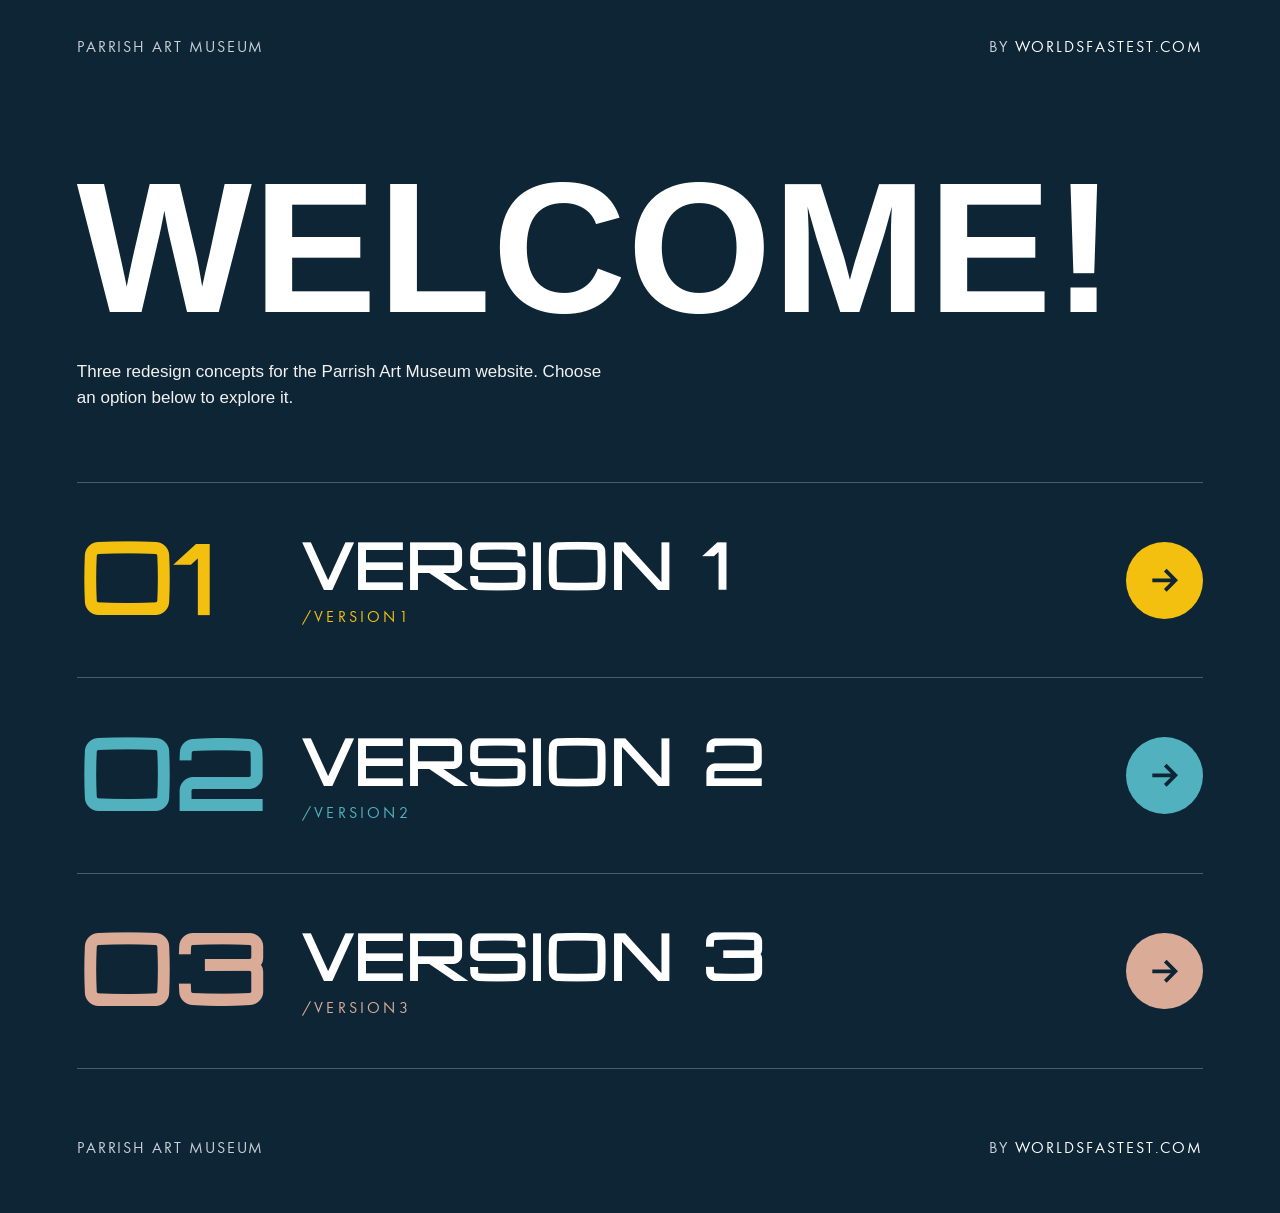
<file: index.html>
<!doctype html><html lang=en><meta charset=utf-8><meta content="width=device-width,initial-scale=1" name=viewport><title>Welcome! Parrish Art Museum Redesign Options</title><meta content="Three website redesign concepts for the Parrish Art Museum." name=description><meta content="#0e2536" name=theme-color><meta http-equiv=Content-Security-Policy content="default-src 'none';style-src 'sha256-GBa4FWDMSfsC2GYCq6T5JOivXtzzxbxSp+jmuSZUo4c=';img-src data:;font-src 'self';base-uri 'none';form-action 'none'"><link href=fonts/wfw-f.woff2 rel=preload as=font type=font/woff2 crossorigin><link href="data:image/svg+xml,%3csvg xmlns='http://www.w3.org/2000/svg' viewBox='0 0 16 16'%3e%3cpath fill='%23f3c010' d='M0 0h16v16H0z'/%3e%3cpath fill='%230e2536' fill-rule='evenodd' d='M5 3h4a3 3 0 0 1 0 6H7v4H5zm2 2v2h2a1 1 0 0 0 0-2z'/%3e%3c/svg%3e" rel=icon><style>@font-face{font-family:f;font-display:block;src:url(fonts/wfw-f.woff2) format('woff2')}@font-face{font-family:r;font-display:swap;src:url(fonts/wfw-r.woff2) format('woff2')}*{box-sizing:border-box}body{margin:0;background:#0e2536;color:#fff;font:max(17px,1vw)/1.5 helvetica,arial,sans-serif}#s{position:fixed;top:.5rem;left:.5rem;z-index:9;padding:.5em 1em;background:#fff;color:#0e2536}#s:not(:focus){clip-path:inset(50%)}:focus-visible{box-shadow:0 0 0 6px #fff;outline:3px solid #0e2536;outline-offset:3px}header,main,footer{padding:0 max(16px,6%)}header{display:flex;flex-wrap:wrap;justify-content:space-between;align-items:center;gap:8px 24px;padding-top:40px;font:16px f,sans-serif;letter-spacing:.12em;text-transform:uppercase;color:#c9d1d9}header p{margin:0}h1{margin:0;padding-top:12vh;font:700 clamp(44px,14.5vw,220px)/.9 helvetica,arial,sans-serif;letter-spacing:1px;text-transform:uppercase}#e{margin:28px 0 0;max-width:34rem;color:#f2f2f2}ol{list-style:none;margin:8vh 0 0;padding:0;border-top:1px solid #ffffff40}li{border-bottom:1px solid #ffffff40}li:nth-child(1){--c:#f3c010}li:nth-child(2){--c:#52b1be}li:nth-child(3){--c:#daac98}li a{display:grid;grid-template-columns:20% 1fr auto;align-items:center;gap:0;padding:clamp(28px,4vw,56px) 0;color:#fff;text-decoration:none;transition:padding .3s,background .3s}li a:hover{background:#13304a;padding-inline:2vw}.n{font:700 clamp(52px,7.5vw,140px)/.85 r,sans-serif;color:var(--c)}h2{margin:0;font:700 clamp(32px,5vw,84px)/1 r,sans-serif;letter-spacing:1px;text-transform:uppercase}.u{display:block;margin-top:12px;font:16px f,sans-serif;letter-spacing:.2em;color:var(--c)}.a{display:grid;place-items:center;width:clamp(56px,6vw,96px);aspect-ratio:1;border-radius:50%;background:var(--c);color:#0e2536;transition:transform .3s}.a svg{width:45%}li a:hover .a{transform:translateX(8px)}footer{display:flex;flex-wrap:wrap;justify-content:space-between;gap:8px 24px;padding-top:56px;padding-bottom:40px;font:16px f,sans-serif;letter-spacing:.12em;text-transform:uppercase;color:#c9d1d9}header a,footer a{color:#fff;text-decoration:none}header a:hover,footer a:hover{text-decoration:underline;text-underline-offset:4px}@media(width<700px){li a{grid-template-columns:1fr;gap:12px}.a{display:none}}@media(prefers-reduced-motion:reduce){li a,.a{transition:none}}</style><a href=#m id=s>Skip to main content</a><header><p>Parrish Art Museum</p><p>By <a href=https://worldsfastest.com>Worldsfastest.com</a></p></header><main id=m tabindex=-1><h1>Welcome!</h1><p id=e>Three redesign concepts for the Parrish Art Museum website. Choose an option below to explore it.</p><ol><li><a href=version1/><span class=n aria-hidden=true>01</span><div><h2>Version 1</h2><span class=u aria-hidden=true>/VERSION1</span></div><span class=a aria-hidden=true><svg viewBox="0 0 24 24"><path d="M3 12h16m-7-7 7 7-7 7" fill=none stroke=currentColor stroke-width=2.6 /></svg></span></a><li><a href=version2/><span class=n aria-hidden=true>02</span><div><h2>Version 2</h2><span class=u aria-hidden=true>/VERSION2</span></div><span class=a aria-hidden=true><svg viewBox="0 0 24 24"><path d="M3 12h16m-7-7 7 7-7 7" fill=none stroke=currentColor stroke-width=2.6 /></svg></span></a><li><a href=version3/><span class=n aria-hidden=true>03</span><div><h2>Version 3</h2><span class=u aria-hidden=true>/VERSION3</span></div><span class=a aria-hidden=true><svg viewBox="0 0 24 24"><path d="M3 12h16m-7-7 7 7-7 7" fill=none stroke=currentColor stroke-width=2.6 /></svg></span></a></ol></main><footer><p>Parrish Art Museum</p><p>By <a href=https://worldsfastest.com>Worldsfastest.com</a></p></footer></html>
</file>
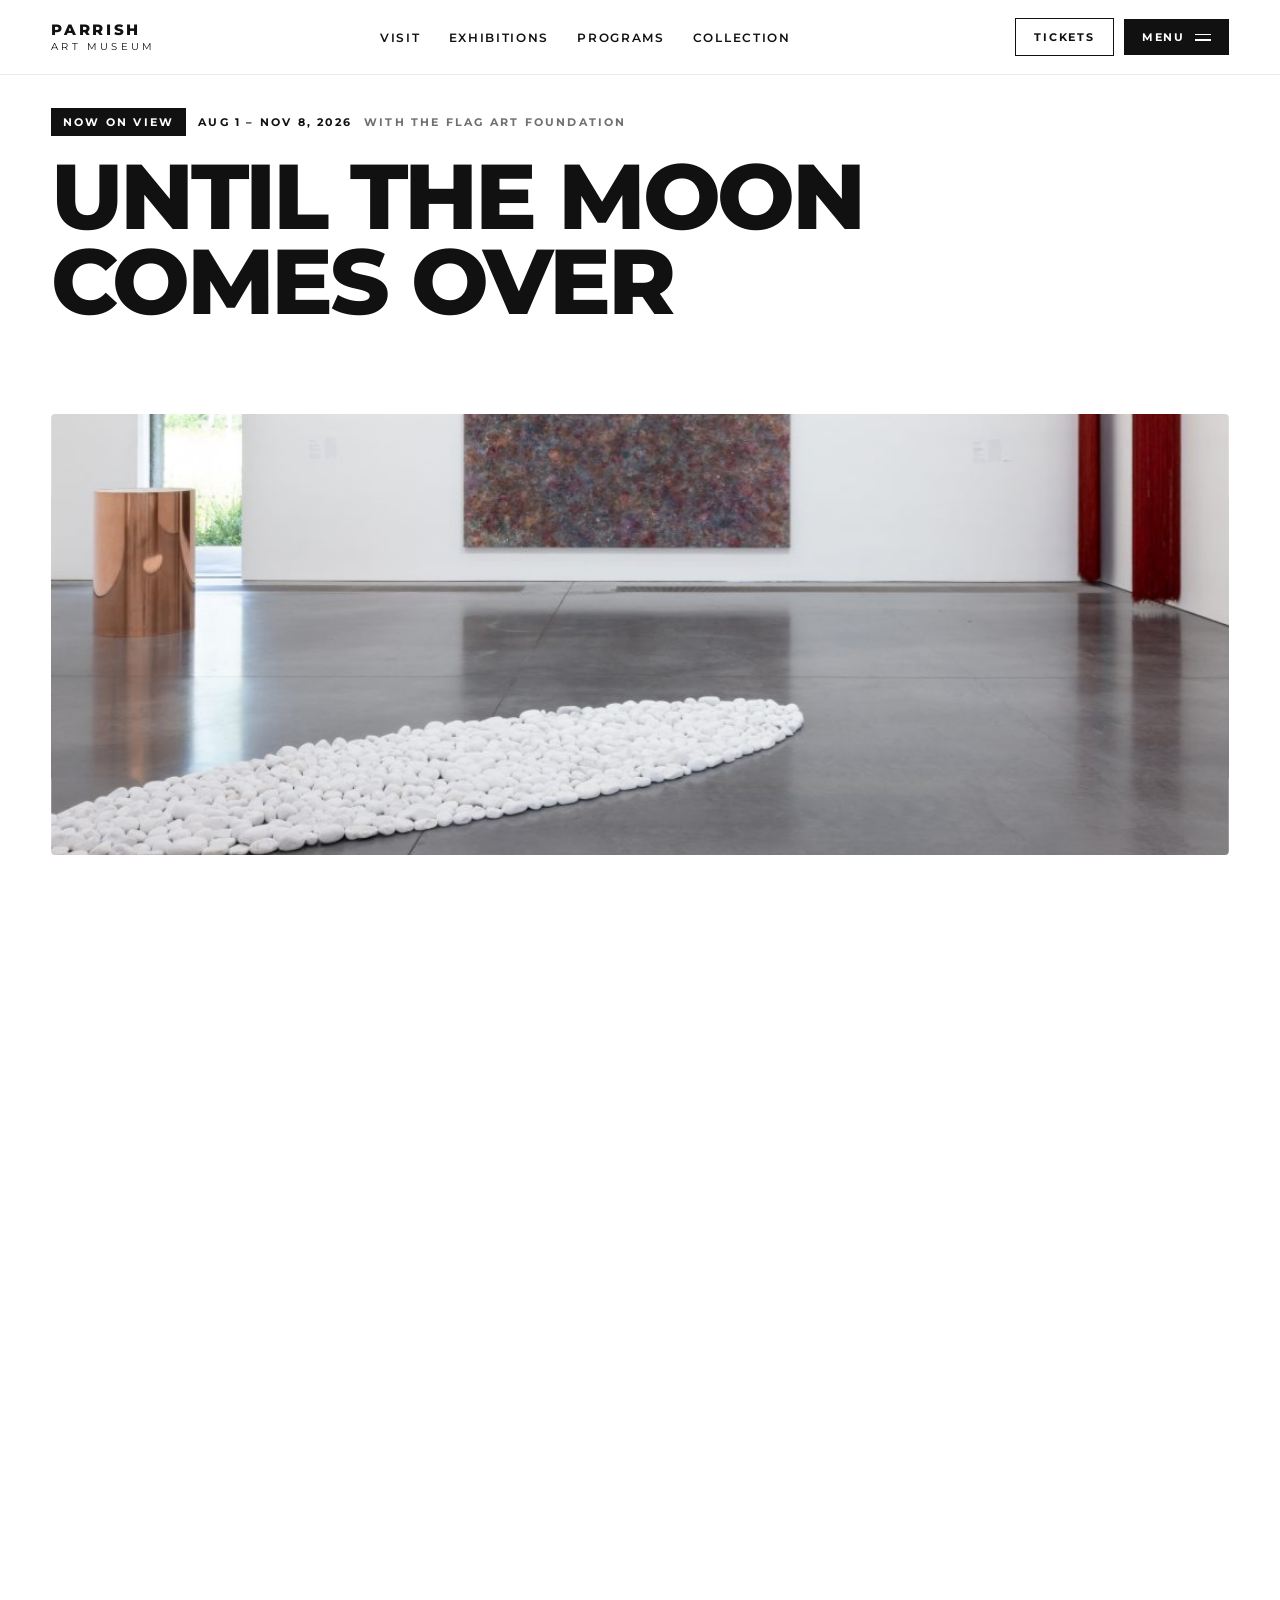
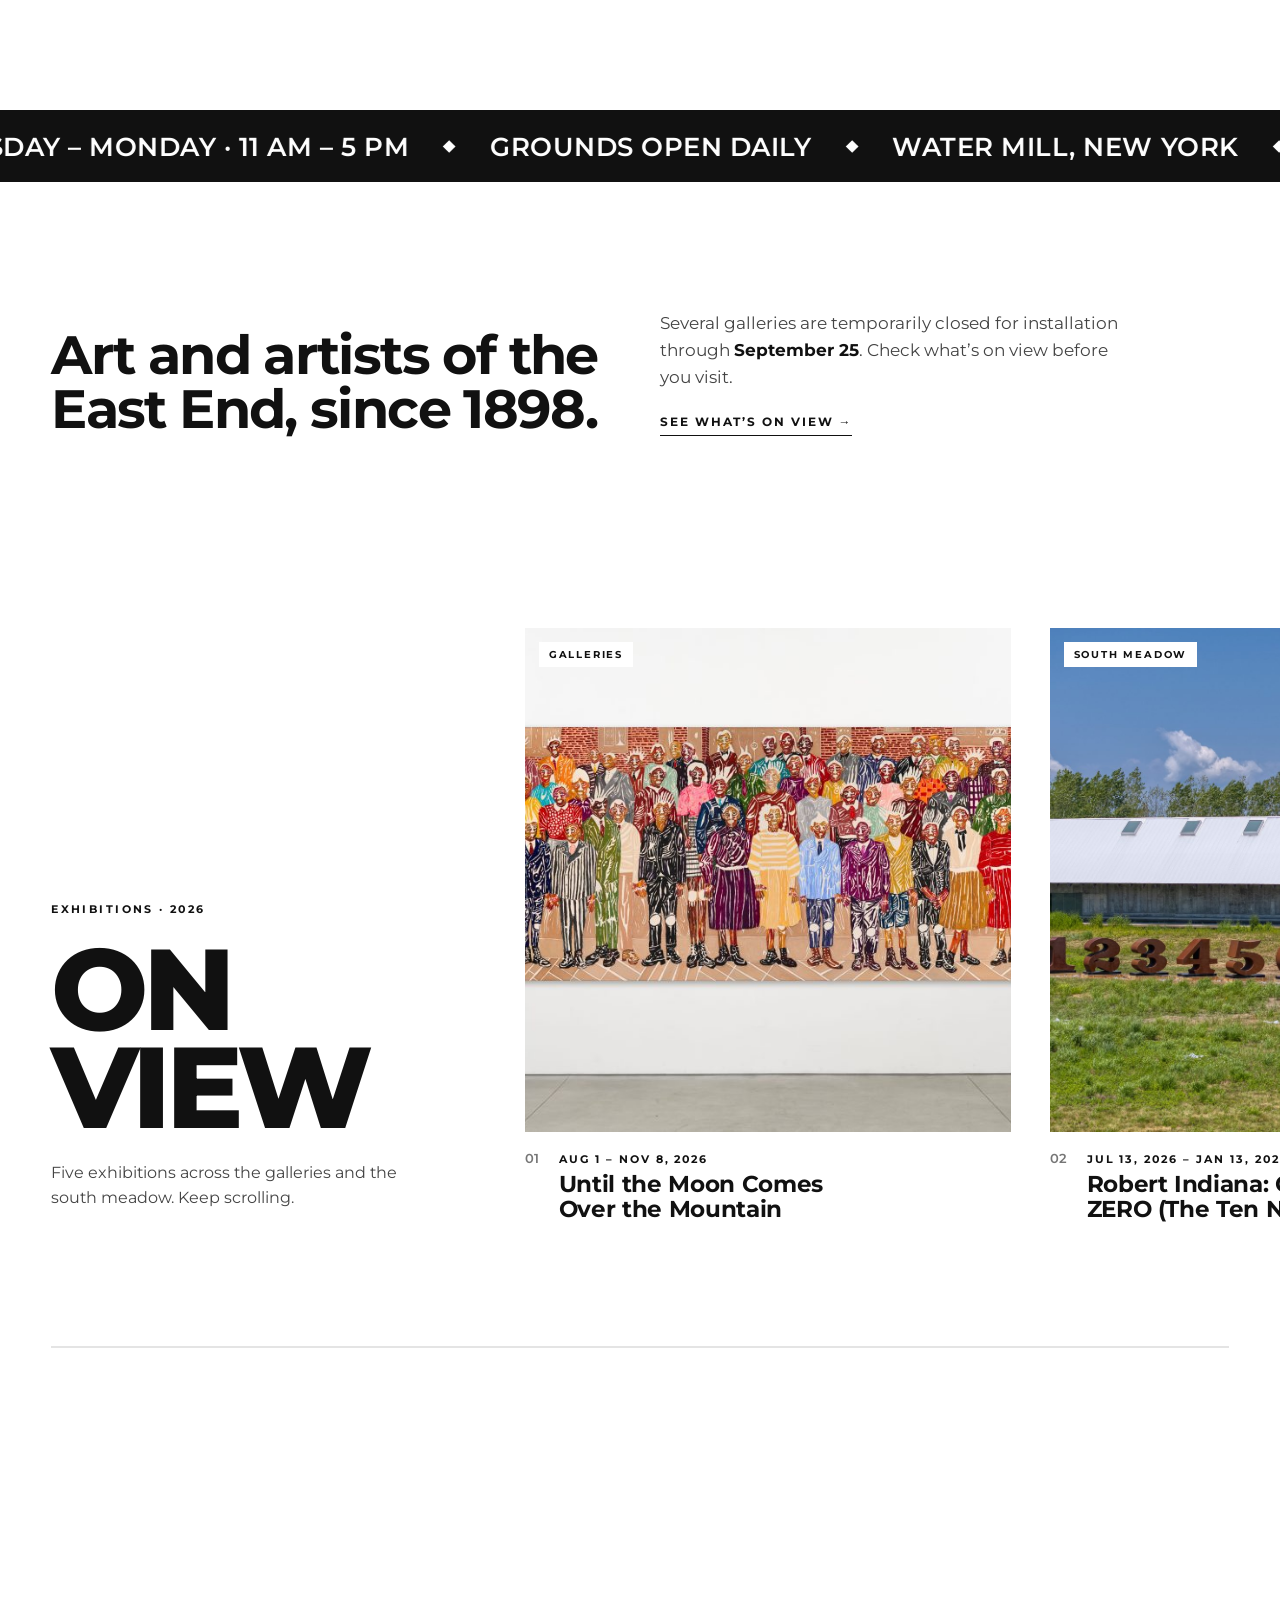
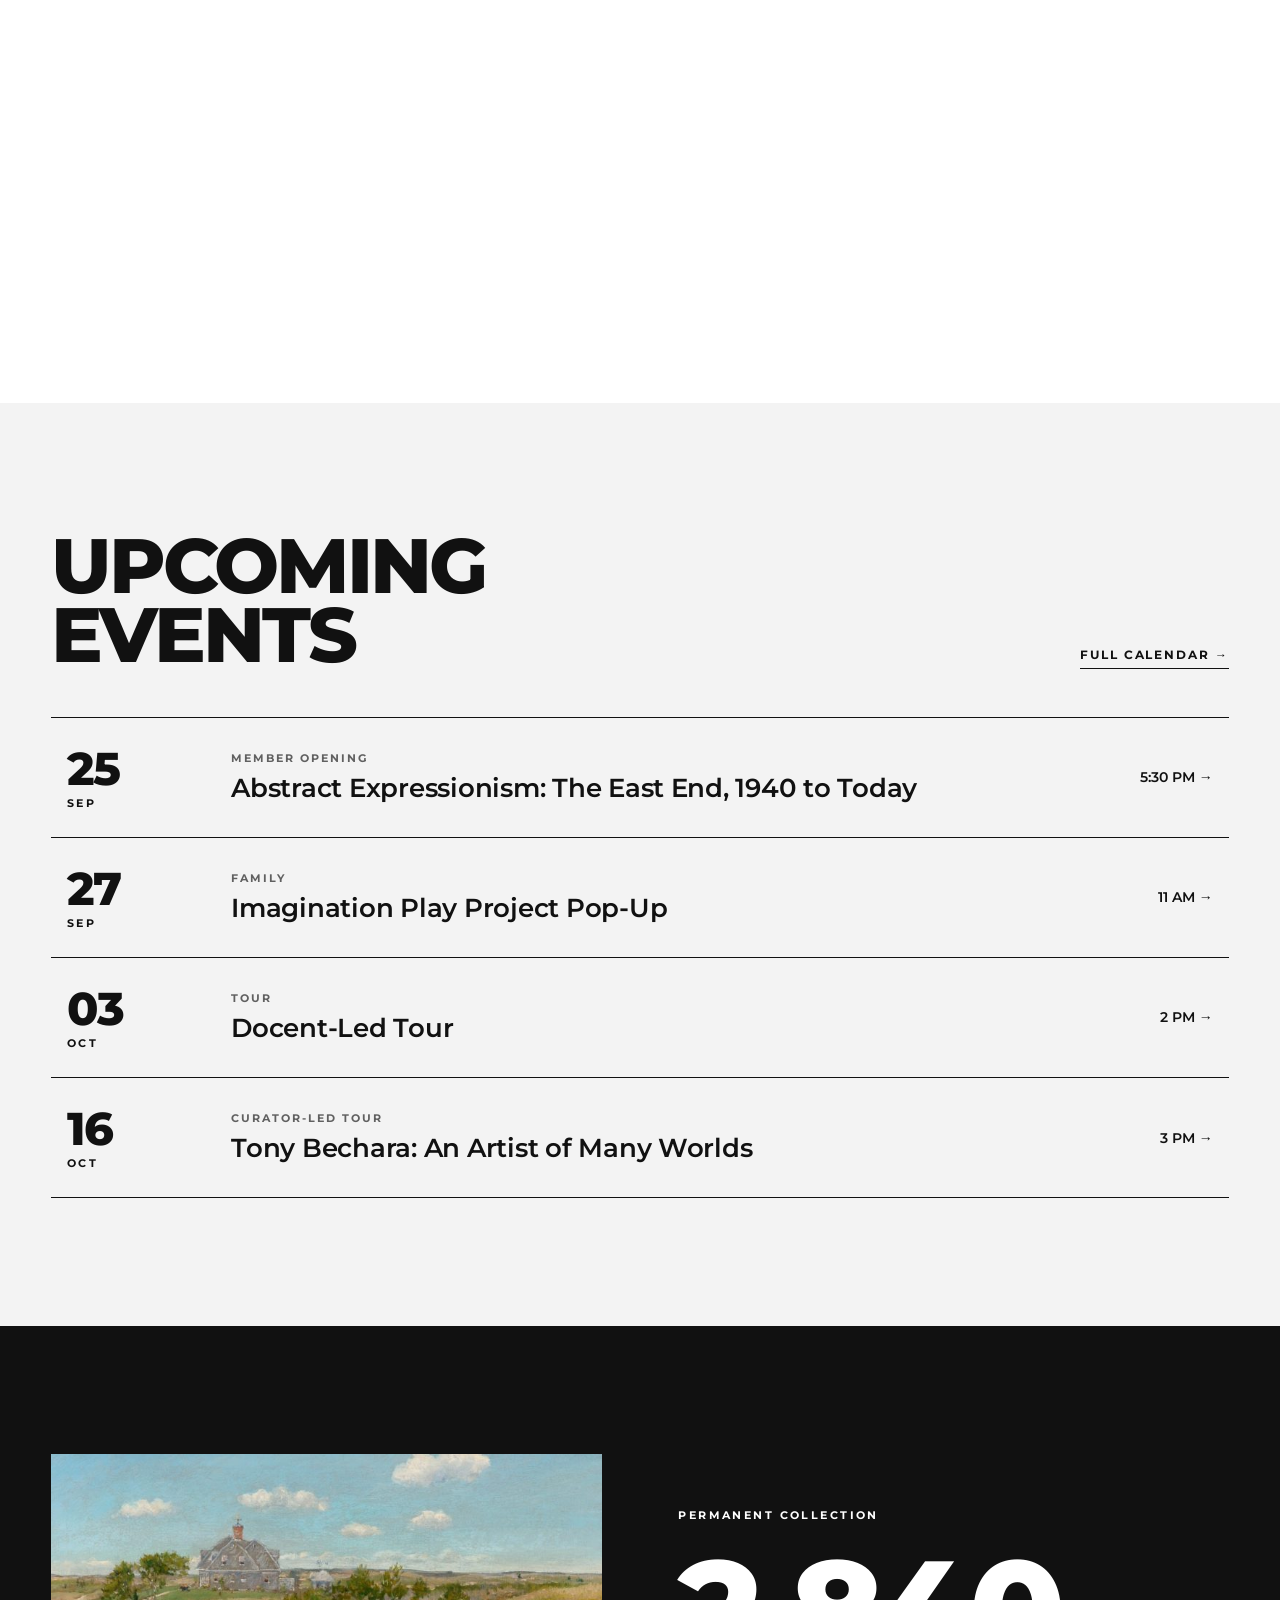
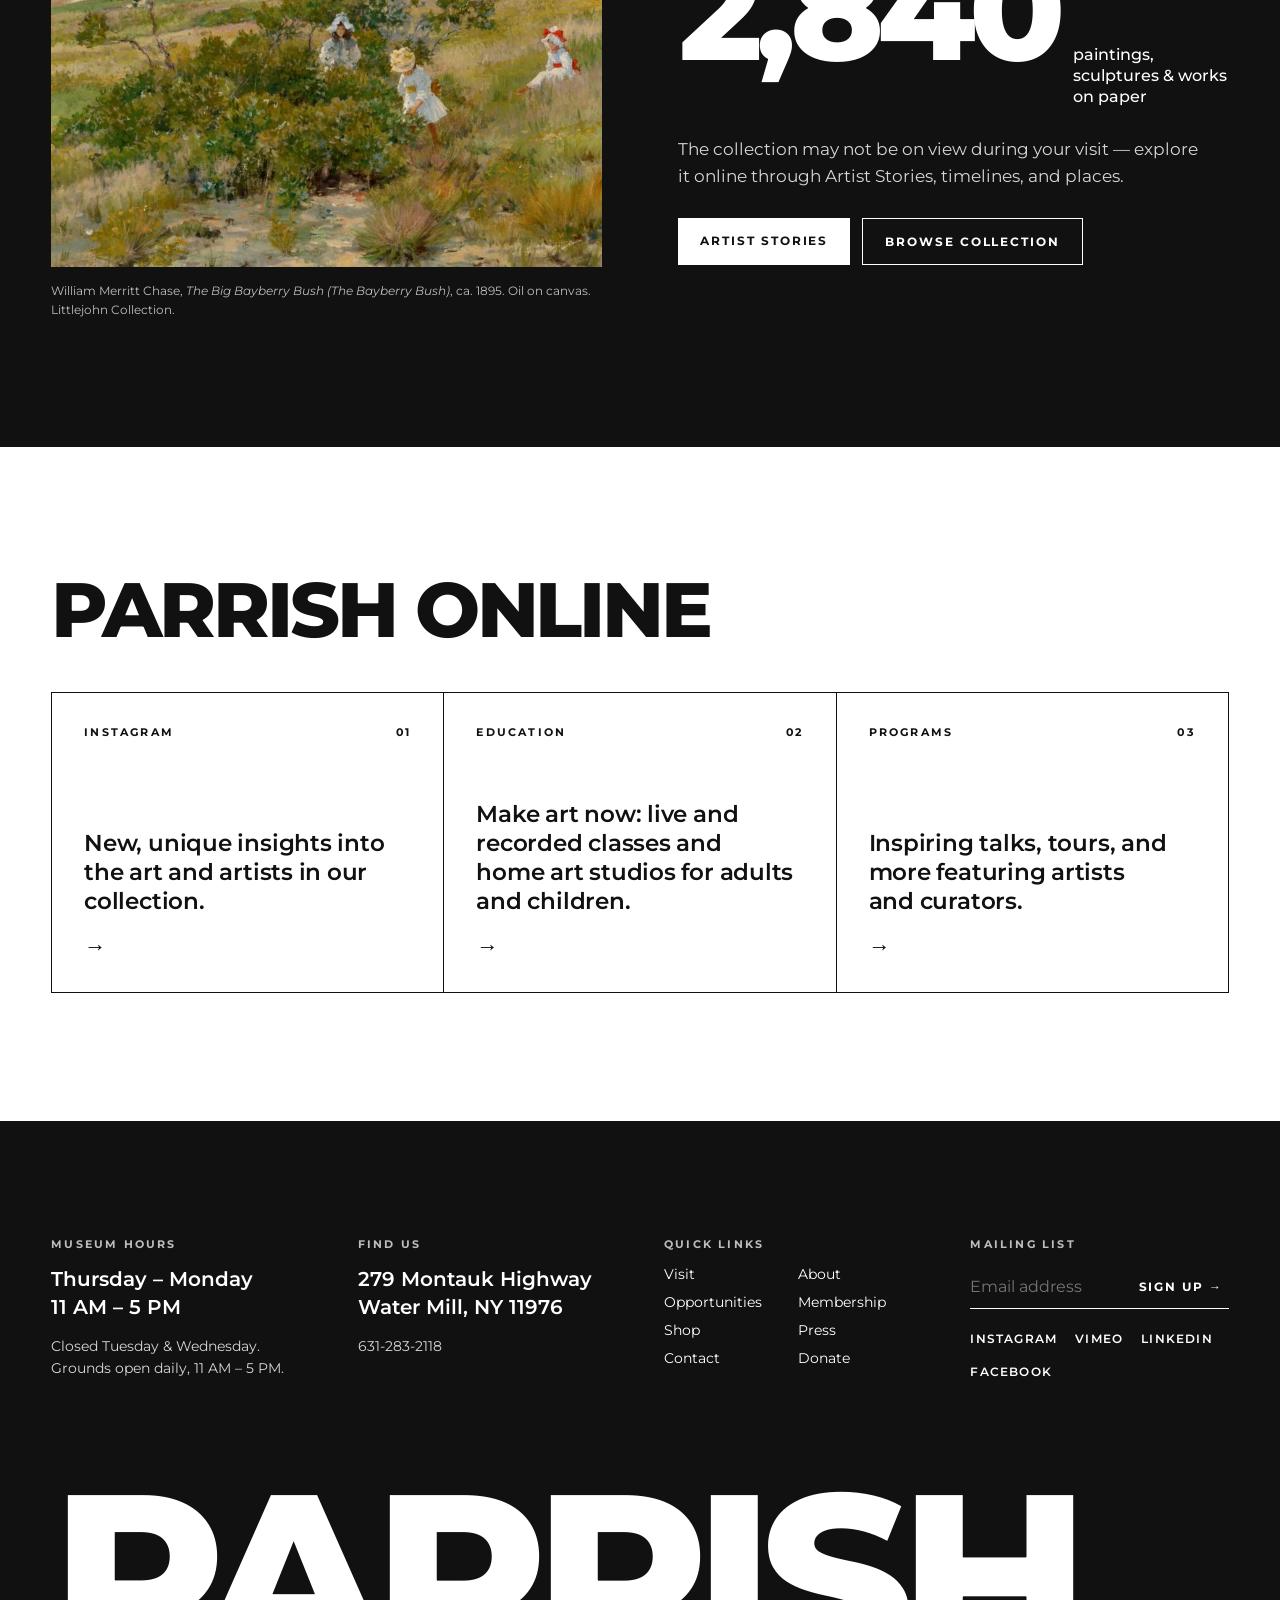
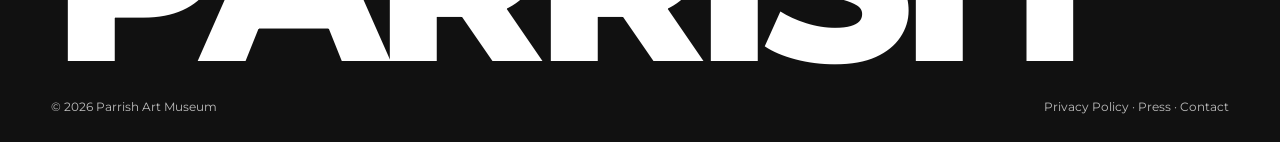
<file: version1/index.html>
<!DOCTYPE html>
<html lang="en">
<head>
<meta charset="utf-8">
<meta name="viewport" content="width=device-width, initial-scale=1">
<title>Parrish Art Museum — Redesign</title>
<link rel="icon" href="./favicon.ico" sizes="any">
<link rel="preload" href="./fonts/montserrat-latin.woff2" as="font" type="font/woff2" crossorigin>
<style>
/* Montserrat, self-hosted (SIL OFL 1.1 — see fonts/Montserrat-OFL.txt) */
@font-face{font-family:'Montserrat';font-style:normal;font-weight:300 800;font-display:swap;src:url(./fonts/montserrat-latin-ext.woff2) format('woff2');unicode-range:U+0100-02BA,U+02BD-02C5,U+02C7-02CC,U+02CE-02D7,U+02DD-02FF,U+0304,U+0308,U+0329,U+1D00-1DBF,U+1E00-1E9F,U+1EF2-1EFF,U+2020,U+20A0-20AB,U+20AD-20C4,U+2113,U+2C60-2C7F,U+A720-A7FF}
@font-face{font-family:'Montserrat';font-style:normal;font-weight:300 800;font-display:swap;src:url(./fonts/montserrat-latin.woff2) format('woff2');unicode-range:U+0000-00FF,U+0131,U+0152-0153,U+02BB-02BC,U+02C6,U+02DA,U+02DC,U+0304,U+0308,U+0329,U+2000-206F,U+20AC,U+2122,U+2191,U+2193,U+2212,U+2215,U+FEFF,U+FFFD}
@font-face{font-family:'Montserrat';font-style:italic;font-weight:400;font-display:swap;src:url(./fonts/montserrat-italic-latin-ext.woff2) format('woff2');unicode-range:U+0100-02BA,U+02BD-02C5,U+02C7-02CC,U+02CE-02D7,U+02DD-02FF,U+0304,U+0308,U+0329,U+1D00-1DBF,U+1E00-1E9F,U+1EF2-1EFF,U+2020,U+20A0-20AB,U+20AD-20C4,U+2113,U+2C60-2C7F,U+A720-A7FF}
@font-face{font-family:'Montserrat';font-style:italic;font-weight:400;font-display:swap;src:url(./fonts/montserrat-italic-latin.woff2) format('woff2');unicode-range:U+0000-00FF,U+0131,U+0152-0153,U+02BB-02BC,U+02C6,U+02DA,U+02DC,U+0304,U+0308,U+0329,U+2000-206F,U+20AC,U+2122,U+2191,U+2193,U+2212,U+2215,U+FEFF,U+FFFD}

/* Concept styles (verbatim; rules shared by the desktop and mobile concepts) */
html,body{margin:0;padding:0;background:#fff;color:#111;-webkit-font-smoothing:antialiased}
*{box-sizing:border-box}
a{color:inherit;text-decoration:none}
a:hover{color:inherit;opacity:.7}
@media (min-width:768px){
  ::selection{background:#111;color:#fff}
}
@media (max-width:767px){
  *{-webkit-tap-highlight-color:transparent}
  html{scroll-behavior:smooth}
  img{display:block;width:100%}
  section[id]{scroll-margin-top:60px}
}

/* Desktop concept below 768px is swapped for the mobile concept */
@media (max-width:767px){.v-dsk{display:none!important}}
@media (min-width:768px){.v-mob{display:none!important}}

/* Standalone runtime: image slots, hover/active states, conditional blocks */
[hidden]{display:none!important}
.act-dark:active{background:#111!important;color:#fff!important}
.v-mob summary::-webkit-details-marker{display:none}
.slot{position:absolute;inset:0;width:100%;height:100%;object-fit:cover;display:block}
.hv-dark:hover{background:#111!important;color:#fff!important;opacity:1!important}
.hv-ev:hover{background:#111!important;color:#fff!important;opacity:1!important;padding-left:28px!important}
.hv-op1:hover{opacity:1!important}
.hv-op85:hover{opacity:.85!important}
.hv-light:hover{background:#fff!important;color:#111!important;opacity:1!important}
</style>
</head>
<body>
<div id="root" class="v-dsk" style="font-family:'Montserrat','Helvetica Neue',Helvetica,Arial,sans-serif;background:#fff;color:#111;overflow-x:clip">

  <header id="hdr" style="position:fixed;top:0;left:0;right:0;z-index:50;display:flex;align-items:center;justify-content:space-between;gap:24px;padding:18px clamp(20px,4vw,56px);background:rgba(255,255,255,.88);backdrop-filter:blur(14px);-webkit-backdrop-filter:blur(14px);border-bottom:1px solid rgba(0,0,0,.08);transition:transform .5s cubic-bezier(.2,.7,.2,1)">
    <a href="#top" style="display:flex;flex-direction:column;line-height:1;font-weight:800;letter-spacing:.18em;font-size:15px">
      <span>PARRISH</span>
      <span style="font-weight:400;font-size:10px;letter-spacing:.32em;margin-top:5px">ART MUSEUM</span>
    </a>
    <nav style="display:flex;gap:clamp(14px,2.2vw,34px);font-size:12px;font-weight:600;letter-spacing:.14em;text-transform:uppercase;flex-wrap:wrap;justify-content:center">
      <a href="#visit">Visit</a>
      <a href="#on-view">Exhibitions</a>
      <a href="#events">Programs</a>
      <a href="#collection">Collection</a>
    </nav>
    <div style="display:flex;gap:10px;align-items:center">
      <a href="#visit" class="hv-dark" style="padding:11px 18px;border:1px solid #111;font-size:11px;font-weight:700;letter-spacing:.16em;text-transform:uppercase">Tickets</a>
      <button type="button" data-menu-toggle style="padding:11px 18px;background:#111;color:#fff;border:0;font:inherit;font-size:11px;font-weight:700;letter-spacing:.16em;text-transform:uppercase;cursor:pointer;display:flex;gap:10px;align-items:center">
        <span>Menu</span>
        <span style="display:flex;flex-direction:column;gap:4px"><span style="width:16px;height:1.5px;background:#fff"></span><span style="width:16px;height:1.5px;background:#fff"></span></span>
      </button>
    </div>
  </header>

  <div id="menu" hidden style="position:fixed;inset:0;z-index:60;background:#111;color:#fff;overflow:auto;padding:28px clamp(20px,4vw,56px) 60px">
    <div style="display:flex;justify-content:space-between;align-items:center">
      <span style="font-weight:800;letter-spacing:.18em;font-size:15px">PARRISH</span>
      <button type="button" data-menu-toggle style="background:#fff;color:#111;border:0;padding:11px 18px;font:inherit;font-size:11px;font-weight:700;letter-spacing:.16em;text-transform:uppercase;cursor:pointer">Close ✕</button>
    </div>
    <div style="display:grid;grid-template-columns:repeat(auto-fill,minmax(220px,1fr));gap:48px 40px;margin-top:72px">
      <div style="display:flex;flex-direction:column;gap:12px">
        <a href="#top" data-menu-close style="font-size:clamp(26px,2.6vw,38px);font-weight:700;letter-spacing:-.01em;border-bottom:1px solid rgba(255,255,255,.25);padding-bottom:14px;margin-bottom:6px">Visit</a>
        <a href="#top" data-menu-close style="font-size:15px;color:#fff">Plan Your Visit</a>
        <a href="#top" data-menu-close style="font-size:15px;color:#fff">Museum Shop</a>
        <a href="#top" data-menu-close style="font-size:15px;color:#fff">Café</a>
        <a href="#top" data-menu-close style="font-size:15px;color:#fff">Accessibility</a>
        <a href="#top" data-menu-close style="font-size:15px;color:#fff">Digital Guide</a>
      </div>
      <div style="display:flex;flex-direction:column;gap:12px">
        <a href="#top" data-menu-close style="font-size:clamp(26px,2.6vw,38px);font-weight:700;letter-spacing:-.01em;border-bottom:1px solid rgba(255,255,255,.25);padding-bottom:14px;margin-bottom:6px">Art &amp; Artists</a>
        <a href="#top" data-menu-close style="font-size:15px;color:#fff">Collection</a>
        <a href="#top" data-menu-close style="font-size:15px;color:#fff">Artist Stories</a>
        <a href="#top" data-menu-close style="font-size:15px;color:#fff">Artist Timeline</a>
        <a href="#top" data-menu-close style="font-size:15px;color:#fff">Artist Places</a>
        <a href="#top" data-menu-close style="font-size:15px;color:#fff">Publications</a>
      </div>
      <div style="display:flex;flex-direction:column;gap:12px">
        <a href="#top" data-menu-close style="font-size:clamp(26px,2.6vw,38px);font-weight:700;letter-spacing:-.01em;border-bottom:1px solid rgba(255,255,255,.25);padding-bottom:14px;margin-bottom:6px">Exhibitions</a>
        <a href="#top" data-menu-close style="font-size:15px;color:#fff">On View</a>
        <a href="#top" data-menu-close style="font-size:15px;color:#fff">Upcoming</a>
        <a href="#top" data-menu-close style="font-size:15px;color:#fff">Past Exhibitions</a>
        <a href="#top" data-menu-close style="font-size:15px;color:#fff">Student Exhibition</a>
        <a href="#top" data-menu-close style="font-size:15px;color:#fff">Road Show</a>
        <a href="#top" data-menu-close style="font-size:15px;color:#fff">Platform</a>
      </div>
      <div style="display:flex;flex-direction:column;gap:12px">
        <a href="#top" data-menu-close style="font-size:clamp(26px,2.6vw,38px);font-weight:700;letter-spacing:-.01em;border-bottom:1px solid rgba(255,255,255,.25);padding-bottom:14px;margin-bottom:6px">Programs &amp; Events</a>
        <a href="#top" data-menu-close style="font-size:15px;color:#fff">Public Programs</a>
        <a href="#top" data-menu-close style="font-size:15px;color:#fff">Online</a>
        <a href="#top" data-menu-close style="font-size:15px;color:#fff">Member Events</a>
        <a href="#top" data-menu-close style="font-size:15px;color:#fff">Benefit Events</a>
      </div>
      <div style="display:flex;flex-direction:column;gap:12px">
        <a href="#top" data-menu-close style="font-size:clamp(26px,2.6vw,38px);font-weight:700;letter-spacing:-.01em;border-bottom:1px solid rgba(255,255,255,.25);padding-bottom:14px;margin-bottom:6px">Education</a>
        <a href="#top" data-menu-close style="font-size:15px;color:#fff">Children &amp; Family</a>
        <a href="#top" data-menu-close style="font-size:15px;color:#fff">Teen Programs</a>
        <a href="#top" data-menu-close style="font-size:15px;color:#fff">ACCESS PARRISH</a>
        <a href="#top" data-menu-close style="font-size:15px;color:#fff">Summer Camp</a>
        <a href="#top" data-menu-close style="font-size:15px;color:#fff">School Programs</a>
        <a href="#top" data-menu-close style="font-size:15px;color:#fff">Artists in Residence</a>
      </div>
      <div style="display:flex;flex-direction:column;gap:12px">
        <a href="#top" data-menu-close style="font-size:clamp(26px,2.6vw,38px);font-weight:700;letter-spacing:-.01em;border-bottom:1px solid rgba(255,255,255,.25);padding-bottom:14px;margin-bottom:6px">About</a>
        <a href="#top" data-menu-close style="font-size:15px;color:#fff">News</a>
        <a href="#top" data-menu-close style="font-size:15px;color:#fff">History</a>
        <a href="#top" data-menu-close style="font-size:15px;color:#fff">Architecture</a>
        <a href="#top" data-menu-close style="font-size:15px;color:#fff">Staff &amp; Trustees</a>
        <a href="#top" data-menu-close style="font-size:15px;color:#fff">Annual Reports</a>
      </div>
      <div style="display:flex;flex-direction:column;gap:12px">
        <a href="#top" data-menu-close style="font-size:clamp(26px,2.6vw,38px);font-weight:700;letter-spacing:-.01em;border-bottom:1px solid rgba(255,255,255,.25);padding-bottom:14px;margin-bottom:6px">Join &amp; Give</a>
        <a href="#top" data-menu-close style="font-size:15px;color:#fff">Donate</a>
        <a href="#top" data-menu-close style="font-size:15px;color:#fff">Membership</a>
        <a href="#top" data-menu-close style="font-size:15px;color:#fff">Business Membership</a>
        <a href="#top" data-menu-close style="font-size:15px;color:#fff">Corporate Support</a>
      </div>
      <div style="display:flex;flex-direction:column;gap:12px">
        <a href="#top" data-menu-close style="font-size:clamp(26px,2.6vw,38px);font-weight:700;letter-spacing:-.01em;border-bottom:1px solid rgba(255,255,255,.25);padding-bottom:14px;margin-bottom:6px">Calendar</a>
      </div>
    </div>
  </div>

  <section id="top" style="position:relative;height:190vh">
    <div style="position:sticky;top:0;height:100vh;overflow:hidden">
      <div id="heroTitle" style="position: absolute; left: clamp(20px,4vw,56px); top: 108px; display: flex; flex-direction: column; gap: 18px; will-change: transform">
        <div style="display:flex;gap:12px;align-items:center;flex-wrap:wrap;font-size:11px;font-weight:700;letter-spacing:.2em;text-transform:uppercase">
          <span style="background:#111;color:#fff;padding:7px 12px">Now on view</span>
          <span>Aug 1 – Nov 8, 2026</span>
          <span style="opacity:.6">With The FLAG Art Foundation</span>
        </div>
        <h1 style="margin: 0; font-size: clamp(36px,7.2vw,120px); line-height: .92; font-weight: 800; letter-spacing: -.035em; text-transform: uppercase; text-wrap: balance; max-width: 14ch; height: 274px; width: 1172px; flex-grow: 0">UNTIL THE MOON COMES OVER</h1>
      </div>
      <div id="heroImg" style="position:absolute;inset:0;clip-path:inset(46% 4% 5% 4% round 4px);will-change:clip-path">
        <div id="heroScale" style="position:absolute;inset:0;transform:scale(1.15);will-change:transform">
          <img class="slot" src="./uploads/038_Parrish_Aug2026_2994_edited_small-1400x934.jpg" alt="Installation view — Until the Moon Comes Over the Mountain" fetchpriority="high">
        </div>
        <div id="heroCap" style="position:absolute;left:clamp(20px,4vw,56px);bottom:32px;display:flex;gap:12px;align-items:center;opacity:0;transition:opacity .4s;pointer-events:none">
          <a href="#on-view" style="pointer-events:auto;background:#fff;color:#111;padding:14px 20px;font-size:12px;font-weight:700;letter-spacing:.16em;text-transform:uppercase">Explore the exhibition →</a>
        </div>
      </div>
    </div>
  </section>

  <div style="background:#111;color:#fff;overflow:hidden;padding:20px 0;border-top:1px solid #111">
    <div id="marq" style="display:flex;width:max-content;will-change:transform;font-size:clamp(18px,2vw,28px);font-weight:600;letter-spacing:.02em;text-transform:uppercase">
      <span style="display:flex;align-items:center;gap:36px;padding-right:36px;white-space:nowrap"><span>Thursday – Monday · 11 AM – 5 PM</span><span style="width:9px;height:9px;background:#fff;transform:rotate(45deg)"></span></span>
      <span style="display:flex;align-items:center;gap:36px;padding-right:36px;white-space:nowrap"><span>Grounds open daily</span><span style="width:9px;height:9px;background:#fff;transform:rotate(45deg)"></span></span>
      <span style="display:flex;align-items:center;gap:36px;padding-right:36px;white-space:nowrap"><span>Water Mill, New York</span><span style="width:9px;height:9px;background:#fff;transform:rotate(45deg)"></span></span>
      <span style="display:flex;align-items:center;gap:36px;padding-right:36px;white-space:nowrap"><span>Members get in free</span><span style="width:9px;height:9px;background:#fff;transform:rotate(45deg)"></span></span>
      <span style="display:flex;align-items:center;gap:36px;padding-right:36px;white-space:nowrap"><span>Installation in progress through Sept 25</span><span style="width:9px;height:9px;background:#fff;transform:rotate(45deg)"></span></span>
      <span style="display:flex;align-items:center;gap:36px;padding-right:36px;white-space:nowrap"><span>Thursday – Monday · 11 AM – 5 PM</span><span style="width:9px;height:9px;background:#fff;transform:rotate(45deg)"></span></span>
      <span style="display:flex;align-items:center;gap:36px;padding-right:36px;white-space:nowrap"><span>Grounds open daily</span><span style="width:9px;height:9px;background:#fff;transform:rotate(45deg)"></span></span>
      <span style="display:flex;align-items:center;gap:36px;padding-right:36px;white-space:nowrap"><span>Water Mill, New York</span><span style="width:9px;height:9px;background:#fff;transform:rotate(45deg)"></span></span>
      <span style="display:flex;align-items:center;gap:36px;padding-right:36px;white-space:nowrap"><span>Members get in free</span><span style="width:9px;height:9px;background:#fff;transform:rotate(45deg)"></span></span>
      <span style="display:flex;align-items:center;gap:36px;padding-right:36px;white-space:nowrap"><span>Installation in progress through Sept 25</span><span style="width:9px;height:9px;background:#fff;transform:rotate(45deg)"></span></span>
    </div>
  </div>

  <section style="padding:clamp(80px,10vw,150px) clamp(20px,4vw,56px) 40px;display:grid;grid-template-columns:repeat(auto-fit,minmax(min(100%,340px),1fr));gap:40px;align-items:end">
    <h2 data-reveal="1" style="margin:0;font-size:clamp(30px,4.2vw,64px);line-height:1;font-weight:700;letter-spacing:-.03em;text-wrap:balance">Art and artists of the East End, since 1898.</h2>
    <div data-reveal="1" data-delay="120" style="display:flex;flex-direction:column;gap:22px;max-width:520px">
      <p style="margin:0;font-size:17px;line-height:1.6;color:#444;text-wrap:pretty">Several galleries are temporarily closed for installation through <strong style="color:#111">September 25</strong>. Check what’s on view before you visit.</p>
      <a href="#on-view" style="font-size:12px;font-weight:700;letter-spacing:.16em;text-transform:uppercase;border-bottom:1px solid #111;padding-bottom:6px;align-self:flex-start">See what’s on view →</a>
    </div>
  </section>

  <section id="on-view" style="position:relative;height:400vh">
    <div style="position:sticky;top:0;height:100vh;overflow:hidden;display:flex;flex-direction:column;justify-content:center">
      <div id="track" style="display:flex;gap:clamp(20px,3vw,48px);padding:0 clamp(20px,4vw,56px);width:max-content;will-change:transform;align-items:flex-end">
        <div style="width:clamp(280px,34vw,520px);flex:none;display:flex;flex-direction:column;gap:24px;padding-bottom:12px">
          <span style="font-size:11px;font-weight:700;letter-spacing:.22em;text-transform:uppercase">Exhibitions · 2026</span>
          <h2 style="margin:0;font-size:clamp(56px,9vw,150px);line-height:.85;font-weight:800;letter-spacing:-.045em;text-transform:uppercase">On<br>View</h2>
          <p style="margin:0;font-size:16px;line-height:1.6;color:#444;max-width:34ch">Five exhibitions across the galleries and the south meadow. Keep scrolling.</p>
        </div>
        <a href="#on-view" class="hv-op1" style="width:clamp(280px,38vw,560px);flex:none;display:flex;flex-direction:column;gap:18px;opacity:1">
          <div style="position:relative;height:56vh;overflow:hidden;background:#efefef">
            <img class="slot" src="./uploads/CHA-24-035a-hr-1400x580.jpg" alt="Installation view">
            <span style="position:absolute;top:14px;left:14px;background:#fff;color:#111;padding:6px 10px;font-size:10px;font-weight:700;letter-spacing:.18em;text-transform:uppercase;pointer-events:none">Galleries</span>
          </div>
          <div style="display:grid;grid-template-columns:auto 1fr;gap:6px 20px;align-items:baseline">
            <span style="font-size:13px;font-weight:600;color:#767676">01</span>
            <span style="font-size:11px;font-weight:700;letter-spacing:.18em;text-transform:uppercase">Aug 1 – Nov 8, 2026</span>
            <span></span>
            <h3 style="margin:0;font-size:clamp(20px,1.8vw,28px);line-height:1.1;font-weight:700;letter-spacing:-.015em;text-wrap:balance">Until the Moon Comes Over the Mountain</h3>
          </div>
        </a>
        <a href="#on-view" class="hv-op1" style="width:clamp(280px,38vw,560px);flex:none;display:flex;flex-direction:column;gap:18px;opacity:1">
          <div style="position:relative;height:56vh;overflow:hidden;background:#efefef">
            <img class="slot" src="./uploads/Indiana-Installation-Stills-5-1400x1049.jpg" alt="Sculptures in the meadow">
            <span style="position:absolute;top:14px;left:14px;background:#fff;color:#111;padding:6px 10px;font-size:10px;font-weight:700;letter-spacing:.18em;text-transform:uppercase;pointer-events:none">South Meadow</span>
          </div>
          <div style="display:grid;grid-template-columns:auto 1fr;gap:6px 20px;align-items:baseline">
            <span style="font-size:13px;font-weight:600;color:#767676">02</span>
            <span style="font-size:11px;font-weight:700;letter-spacing:.18em;text-transform:uppercase">Jul 13, 2026 – Jan 13, 2027</span>
            <span></span>
            <h3 style="margin:0;font-size:clamp(20px,1.8vw,28px);line-height:1.1;font-weight:700;letter-spacing:-.015em;text-wrap:balance">Robert Indiana: ONE Through ZERO (The Ten Numbers)</h3>
          </div>
        </a>
        <a href="#on-view" class="hv-op1" style="width:clamp(280px,38vw,560px);flex:none;display:flex;flex-direction:column;gap:18px;opacity:1">
          <div style="position:relative;height:56vh;overflow:hidden;background:#efefef">
            <img class="slot" src="./uploads/LEAD-IMAGE_GJM8520-1400x933.jpg" alt="Installation view">
            <span style="position:absolute;top:14px;left:14px;background:#fff;color:#111;padding:6px 10px;font-size:10px;font-weight:700;letter-spacing:.18em;text-transform:uppercase;pointer-events:none">Galleries</span>
          </div>
          <div style="display:grid;grid-template-columns:auto 1fr;gap:6px 20px;align-items:baseline">
            <span style="font-size:13px;font-weight:600;color:#767676">03</span>
            <span style="font-size:11px;font-weight:700;letter-spacing:.18em;text-transform:uppercase">Jun 27 – Nov 1, 2026</span>
            <span></span>
            <h3 style="margin:0;font-size:clamp(20px,1.8vw,28px);line-height:1.1;font-weight:700;letter-spacing:-.015em;text-wrap:balance">Tony Bechara: An Artist of Many Worlds</h3>
          </div>
        </a>
        <a href="#on-view" class="hv-op1" style="width:clamp(280px,38vw,560px);flex:none;display:flex;flex-direction:column;gap:18px;opacity:1">
          <div style="position:relative;height:56vh;overflow:hidden;background:#efefef">
            <img class="slot" src="./uploads/WHIPT184-detail-hi-res-1400x1105.jpg" alt="Reseeding Chaco, 2026">
            <span style="position:absolute;top:14px;left:14px;background:#fff;color:#111;padding:6px 10px;font-size:10px;font-weight:700;letter-spacing:.18em;text-transform:uppercase;pointer-events:none">Fresh Paint</span>
          </div>
          <div style="display:grid;grid-template-columns:auto 1fr;gap:6px 20px;align-items:baseline">
            <span style="font-size:13px;font-weight:600;color:#767676">04</span>
            <span style="font-size:11px;font-weight:700;letter-spacing:.18em;text-transform:uppercase">Jun 4 – Sep 28, 2026</span>
            <span></span>
            <h3 style="margin:0;font-size:clamp(20px,1.8vw,28px);line-height:1.1;font-weight:700;letter-spacing:-.015em;text-wrap:balance">FRESH PAINT: Emmi Whitehorse</h3>
          </div>
        </a>
        <a href="#on-view" class="hv-op1" style="width:clamp(280px,38vw,560px);flex:none;display:flex;flex-direction:column;gap:18px;opacity:1">
          <div style="position:relative;height:56vh;overflow:hidden;background:#efefef">
            <img class="slot" src="./uploads/06.15.26-PARRISH-SONY-15-1400x933.jpg" alt="Rose series installation">
            <span style="position:absolute;top:14px;left:14px;background:#fff;color:#111;padding:6px 10px;font-size:10px;font-weight:700;letter-spacing:.18em;text-transform:uppercase;pointer-events:none">South Meadow</span>
          </div>
          <div style="display:grid;grid-template-columns:auto 1fr;gap:6px 20px;align-items:baseline">
            <span style="font-size:13px;font-weight:600;color:#767676">05</span>
            <span style="font-size:11px;font-weight:700;letter-spacing:.18em;text-transform:uppercase">Apr 1, 2026 – Mar 31, 2028</span>
            <span></span>
            <h3 style="margin:0;font-size:clamp(20px,1.8vw,28px);line-height:1.1;font-weight:700;letter-spacing:-.015em;text-wrap:balance">Will Ryman: Shanghai 6</h3>
          </div>
        </a>
        <div style="width:clamp(240px,24vw,360px);flex:none;height:56vh;margin-bottom:62px;background:#111;color:#fff;display:flex;flex-direction:column;justify-content:space-between;padding:32px">
          <span style="font-size:11px;font-weight:700;letter-spacing:.2em;text-transform:uppercase">Opening Sept 25</span>
          <div style="display:flex;flex-direction:column;gap:18px">
            <h3 style="margin:0;font-size:clamp(24px,2.2vw,34px);line-height:1.05;font-weight:700;letter-spacing:-.02em">Abstract Expressionism: The East End, 1940 to Today</h3>
            <a href="#events" style="font-size:12px;font-weight:700;letter-spacing:.16em;text-transform:uppercase">Upcoming →</a>
          </div>
        </div>
      </div>
      <div style="position:absolute;left:clamp(20px,4vw,56px);right:clamp(20px,4vw,56px);bottom:28px;height:2px;background:#e4e4e4">
        <div id="bar" style="height:100%;background:#111;transform-origin:left;transform:scaleX(0)"></div>
      </div>
    </div>
  </section>

  <section id="events" style="padding:clamp(80px,10vw,150px) clamp(20px,4vw,56px);background:#f3f3f3">
    <div style="display:flex;justify-content:space-between;align-items:flex-end;gap:24px;flex-wrap:wrap;margin-bottom:48px">
      <h2 data-reveal="1" style="margin:0;font-size:clamp(40px,6vw,96px);line-height:.9;font-weight:800;letter-spacing:-.04em;text-transform:uppercase">Upcoming<br>Events</h2>
      <a data-reveal="1" href="#events" style="font-size:12px;font-weight:700;letter-spacing:.16em;text-transform:uppercase;border-bottom:1px solid #111;padding-bottom:6px">Full calendar →</a>
    </div>
    <div style="border-top:1px solid #111">
      <a href="#events" data-reveal="1" class="hv-ev" style="display:grid;grid-template-columns:minmax(90px,140px) minmax(0,1fr) auto;gap:24px;align-items:center;padding:28px 16px;border-bottom:1px solid #111;transition:background .3s,color .3s,padding .3s">
        <span style="display:flex;flex-direction:column;line-height:1"><span style="font-size:clamp(34px,3.6vw,56px);font-weight:800;letter-spacing:-.04em">25</span><span style="font-size:11px;font-weight:700;letter-spacing:.2em;margin-top:6px">SEP</span></span>
        <span style="display:flex;flex-direction:column;gap:8px;min-width:0"><span style="font-size:11px;font-weight:700;letter-spacing:.18em;text-transform:uppercase;opacity:.65">Member Opening</span><span style="font-size:clamp(18px,2vw,28px);font-weight:600;letter-spacing:-.01em;line-height:1.2">Abstract Expressionism: The East End, 1940 to Today</span></span>
        <span style="font-size:14px;font-weight:600;white-space:nowrap">5:30 PM →</span>
      </a>
      <a href="#events" data-reveal="1" class="hv-ev" style="display:grid;grid-template-columns:minmax(90px,140px) minmax(0,1fr) auto;gap:24px;align-items:center;padding:28px 16px;border-bottom:1px solid #111;transition:background .3s,color .3s,padding .3s">
        <span style="display:flex;flex-direction:column;line-height:1"><span style="font-size:clamp(34px,3.6vw,56px);font-weight:800;letter-spacing:-.04em">27</span><span style="font-size:11px;font-weight:700;letter-spacing:.2em;margin-top:6px">SEP</span></span>
        <span style="display:flex;flex-direction:column;gap:8px;min-width:0"><span style="font-size:11px;font-weight:700;letter-spacing:.18em;text-transform:uppercase;opacity:.65">Family</span><span style="font-size:clamp(18px,2vw,28px);font-weight:600;letter-spacing:-.01em;line-height:1.2">Imagination Play Project Pop-Up</span></span>
        <span style="font-size:14px;font-weight:600;white-space:nowrap">11 AM →</span>
      </a>
      <a href="#events" data-reveal="1" class="hv-ev" style="display:grid;grid-template-columns:minmax(90px,140px) minmax(0,1fr) auto;gap:24px;align-items:center;padding:28px 16px;border-bottom:1px solid #111;transition:background .3s,color .3s,padding .3s">
        <span style="display:flex;flex-direction:column;line-height:1"><span style="font-size:clamp(34px,3.6vw,56px);font-weight:800;letter-spacing:-.04em">03</span><span style="font-size:11px;font-weight:700;letter-spacing:.2em;margin-top:6px">OCT</span></span>
        <span style="display:flex;flex-direction:column;gap:8px;min-width:0"><span style="font-size:11px;font-weight:700;letter-spacing:.18em;text-transform:uppercase;opacity:.65">Tour</span><span style="font-size:clamp(18px,2vw,28px);font-weight:600;letter-spacing:-.01em;line-height:1.2">Docent-Led Tour</span></span>
        <span style="font-size:14px;font-weight:600;white-space:nowrap">2 PM →</span>
      </a>
      <a href="#events" data-reveal="1" class="hv-ev" style="display:grid;grid-template-columns:minmax(90px,140px) minmax(0,1fr) auto;gap:24px;align-items:center;padding:28px 16px;border-bottom:1px solid #111;transition:background .3s,color .3s,padding .3s">
        <span style="display:flex;flex-direction:column;line-height:1"><span style="font-size:clamp(34px,3.6vw,56px);font-weight:800;letter-spacing:-.04em">16</span><span style="font-size:11px;font-weight:700;letter-spacing:.2em;margin-top:6px">OCT</span></span>
        <span style="display:flex;flex-direction:column;gap:8px;min-width:0"><span style="font-size:11px;font-weight:700;letter-spacing:.18em;text-transform:uppercase;opacity:.65">Curator-Led Tour</span><span style="font-size:clamp(18px,2vw,28px);font-weight:600;letter-spacing:-.01em;line-height:1.2">Tony Bechara: An Artist of Many Worlds</span></span>
        <span style="font-size:14px;font-weight:600;white-space:nowrap">3 PM →</span>
      </a>
    </div>
  </section>

  <section id="collection" style="background:#111;color:#fff;padding:clamp(80px,10vw,150px) clamp(20px,4vw,56px);display:grid;grid-template-columns:repeat(auto-fit,minmax(min(100%,380px),1fr));gap:clamp(40px,6vw,96px);align-items:center">
    <figure data-reveal="1" style="margin:0;display:flex;flex-direction:column;gap:14px">
      <div style="aspect-ratio:4/3;position:relative;overflow:hidden">
        <img class="slot" src="./uploads/Chase-Bayberry-Bush-800x571.jpg" alt="William Merritt Chase, The Big Bayberry Bush, ca. 1895" loading="lazy">
      </div>
      <figcaption style="font-size:12px;line-height:1.6;color:#bdbdbd">William Merritt Chase, <em>The Big Bayberry Bush (The Bayberry Bush)</em>, ca. 1895. Oil on canvas. Littlejohn Collection.</figcaption>
    </figure>
    <div style="display:flex;flex-direction:column;gap:28px">
      <span data-reveal="1" style="font-size:11px;font-weight:700;letter-spacing:.22em;text-transform:uppercase">Permanent Collection</span>
      <div data-reveal="1" style="display:flex;align-items:baseline;gap:14px;flex-wrap:wrap">
        <span id="count" style="font-size:clamp(72px,11vw,180px);font-weight:800;line-height:.85;letter-spacing:-.05em">0</span>
        <span style="font-size:16px;font-weight:500;max-width:14ch;line-height:1.3">paintings, sculptures &amp; works on paper</span>
      </div>
      <p data-reveal="1" style="margin:0;font-size:17px;line-height:1.6;color:#d6d6d6;max-width:48ch;text-wrap:pretty">The collection may not be on view during your visit — explore it online through Artist Stories, timelines, and places.</p>
      <div data-reveal="1" style="display:flex;gap:12px;flex-wrap:wrap">
        <a href="#collection" class="hv-op85" style="background:#fff;color:#111;padding:15px 22px;font-size:12px;font-weight:700;letter-spacing:.16em;text-transform:uppercase">Artist Stories</a>
        <a href="#collection" class="hv-light" style="border:1px solid #fff;padding:15px 22px;font-size:12px;font-weight:700;letter-spacing:.16em;text-transform:uppercase">Browse Collection</a>
      </div>
    </div>
  </section>

  <section style="padding:clamp(80px,10vw,150px) clamp(20px,4vw,56px)">
    <h2 data-reveal="1" style="margin:0 0 48px;font-size:clamp(40px,6vw,96px);line-height:.9;font-weight:800;letter-spacing:-.04em;text-transform:uppercase">Parrish Online</h2>
    <div style="display:grid;grid-template-columns:repeat(auto-fit,minmax(min(100%,280px),1fr));border-top:1px solid #111;border-left:1px solid #111">
      <a href="#top" data-reveal="1" class="hv-dark" style="display:flex;flex-direction:column;justify-content:space-between;gap:60px;min-height:300px;padding:32px;border-right:1px solid #111;border-bottom:1px solid #111;transition:background .35s,color .35s">
        <div style="display:flex;justify-content:space-between;font-size:11px;font-weight:700;letter-spacing:.2em;text-transform:uppercase"><span>Instagram</span><span>01</span></div>
        <div style="display:flex;flex-direction:column;gap:18px">
          <p style="margin:0;font-size:clamp(20px,1.8vw,26px);line-height:1.25;font-weight:600;letter-spacing:-.01em;text-wrap:pretty">New, unique insights into the art and artists in our collection.</p>
          <span style="font-size:22px">→</span>
        </div>
      </a>
      <a href="#top" data-reveal="1" class="hv-dark" style="display:flex;flex-direction:column;justify-content:space-between;gap:60px;min-height:300px;padding:32px;border-right:1px solid #111;border-bottom:1px solid #111;transition:background .35s,color .35s">
        <div style="display:flex;justify-content:space-between;font-size:11px;font-weight:700;letter-spacing:.2em;text-transform:uppercase"><span>Education</span><span>02</span></div>
        <div style="display:flex;flex-direction:column;gap:18px">
          <p style="margin:0;font-size:clamp(20px,1.8vw,26px);line-height:1.25;font-weight:600;letter-spacing:-.01em;text-wrap:pretty">Make art now: live and recorded classes and home art studios for adults and children.</p>
          <span style="font-size:22px">→</span>
        </div>
      </a>
      <a href="#top" data-reveal="1" class="hv-dark" style="display:flex;flex-direction:column;justify-content:space-between;gap:60px;min-height:300px;padding:32px;border-right:1px solid #111;border-bottom:1px solid #111;transition:background .35s,color .35s">
        <div style="display:flex;justify-content:space-between;font-size:11px;font-weight:700;letter-spacing:.2em;text-transform:uppercase"><span>Programs</span><span>03</span></div>
        <div style="display:flex;flex-direction:column;gap:18px">
          <p style="margin:0;font-size:clamp(20px,1.8vw,26px);line-height:1.25;font-weight:600;letter-spacing:-.01em;text-wrap:pretty">Inspiring talks, tours, and more featuring artists and curators.</p>
          <span style="font-size:22px">→</span>
        </div>
      </a>
    </div>
  </section>

  <footer id="visit" style="background:#111;color:#fff;padding:clamp(80px,9vw,130px) clamp(20px,4vw,56px) 28px;overflow:hidden">
    <div style="display:grid;grid-template-columns:repeat(auto-fit,minmax(min(100%,240px),1fr));gap:48px">
      <div data-reveal="1" style="display:flex;flex-direction:column;gap:14px">
        <span style="font-size:11px;font-weight:700;letter-spacing:.2em;text-transform:uppercase;color:#bdbdbd">Museum Hours</span>
        <p style="margin:0;font-size:20px;line-height:1.4;font-weight:600">Thursday – Monday<br>11 AM – 5 PM</p>
        <p style="margin:0;font-size:14px;line-height:1.6;color:#d6d6d6">Closed Tuesday &amp; Wednesday.<br>Grounds open daily, 11 AM – 5 PM.</p>
      </div>
      <div data-reveal="1" data-delay="80" style="display:flex;flex-direction:column;gap:14px">
        <span style="font-size:11px;font-weight:700;letter-spacing:.2em;text-transform:uppercase;color:#bdbdbd">Find Us</span>
        <p style="margin:0;font-size:20px;line-height:1.4;font-weight:600">279 Montauk Highway<br>Water Mill, NY 11976</p>
        <p style="margin:0;font-size:14px;line-height:1.6;color:#d6d6d6">631-283-2118</p>
      </div>
      <div data-reveal="1" data-delay="160" style="display:flex;flex-direction:column;gap:14px">
        <span style="font-size:11px;font-weight:700;letter-spacing:.2em;text-transform:uppercase;color:#bdbdbd">Quick Links</span>
        <div style="display:grid;grid-template-columns:1fr 1fr;gap:10px;font-size:14px">
          <a href="#top">Visit</a><a href="#top">About</a><a href="#top">Opportunities</a><a href="#top">Membership</a><a href="#top">Shop</a><a href="#top">Press</a><a href="#top">Contact</a><a href="#top">Donate</a>
        </div>
      </div>
      <div data-reveal="1" data-delay="240" style="display:flex;flex-direction:column;gap:14px">
        <span style="font-size:11px;font-weight:700;letter-spacing:.2em;text-transform:uppercase;color:#bdbdbd">Mailing List</span>
        <p id="joined" hidden style="margin:0;font-size:18px;font-weight:600">Thank you — you’re on the list.</p>
        <form id="join" style="display:flex;border-bottom:1px solid #fff">
          <input type="email" required="" placeholder="Email address" aria-label="Email address" style="flex:1;min-width:0;background:transparent;border:0;color:#fff;font:inherit;font-size:16px;padding:12px 0;outline:none">
          <button type="submit" style="background:transparent;border:0;color:#fff;font:inherit;font-size:12px;font-weight:700;letter-spacing:.16em;text-transform:uppercase;cursor:pointer">Sign up →</button>
        </form>
        <div style="display:flex;gap:18px;font-size:12px;font-weight:600;letter-spacing:.1em;text-transform:uppercase;margin-top:8px;flex-wrap:wrap">
          <a href="#top">Instagram</a><a href="#top">Vimeo</a><a href="#top">LinkedIn</a><a href="#top">Facebook</a>
        </div>
      </div>
    </div>
    <div style="margin-top:clamp(60px,8vw,120px);font-size:clamp(64px,18.5vw,340px);font-weight:800;letter-spacing:-.06em;line-height:.8;white-space:nowrap">PARRISH</div>
    <div style="display:flex;justify-content:space-between;gap:16px;flex-wrap:wrap;margin-top:28px;font-size:12px;color:#bdbdbd">
      <span>© 2026 Parrish Art Museum</span>
      <span>Privacy Policy · Press · Contact</span>
    </div>
  </footer>
</div>
<!-- ===================== Mobile concept (Parrish Redesign - Mobile) ===================== -->
<div id="mroot" class="v-mob" style="font-family:'Montserrat','Helvetica Neue',Helvetica,Arial,sans-serif;background:#fff;color:#111;overflow-x:clip">

<header id="m-hdr" style="position:fixed;top:0;left:0;right:0;z-index:50;height:60px;display:flex;align-items:center;justify-content:space-between;padding:0 8px 0 20px;background:rgba(255,255,255,.9);backdrop-filter:blur(14px);-webkit-backdrop-filter:blur(14px);border-bottom:1px solid rgba(0,0,0,.08);transition:transform .45s cubic-bezier(.2,.7,.2,1)">
  <a href="#m-top" style="display:flex;flex-direction:column;line-height:1;font-weight:800;letter-spacing:.18em;font-size:14px"><span>PARRISH</span><span style="font-weight:400;font-size:9px;letter-spacing:.32em;margin-top:4px">ART MUSEUM</span></a>
  <div style="display:flex;align-items:center;gap:6px">
    <a href="#m-visit" style="height:40px;padding:0 12px;display:flex;align-items:center;border:1px solid #111;font-size:10px;font-weight:700;letter-spacing:.14em;text-transform:uppercase">Tickets</a>
    <button type="button" data-m-menu aria-label="Menu" style="width:44px;height:40px;background:#111;color:#fff;border:0;display:grid;place-items:center;cursor:pointer"><span style="display:flex;flex-direction:column;gap:5px"><span style="width:18px;height:1.5px;background:#fff"></span><span style="width:18px;height:1.5px;background:#fff"></span></span></button>
  </div>
</header>

<div id="m-menu" hidden style="position:fixed;inset:0;z-index:60;background:#111;color:#fff;overflow:auto;display:flex;flex-direction:column">
  <div style="height:60px;flex:none;display:flex;justify-content:space-between;align-items:center;padding:0 8px 0 20px;border-bottom:1px solid rgba(255,255,255,.2)">
    <span style="font-weight:800;letter-spacing:.18em;font-size:14px">PARRISH</span>
    <button type="button" data-m-menu style="height:40px;padding:0 14px;background:#fff;color:#111;border:0;font:inherit;font-size:10px;font-weight:700;letter-spacing:.14em;text-transform:uppercase;cursor:pointer">Close ✕</button>
  </div>
  <div style="padding:8px 20px 40px">
    <details style="border-bottom:1px solid rgba(255,255,255,.2)">
      <summary style="list-style:none;cursor:pointer;display:flex;justify-content:space-between;align-items:center;padding:20px 0;font-size:24px;font-weight:700;letter-spacing:-.01em">Visit<span style="font-size:20px;font-weight:400">+</span></summary>
      <div style="display:flex;flex-direction:column;padding:0 0 18px"><a href="#m-top" data-m-menu style="padding:10px 0;font-size:15px;color:#d6d6d6">Plan Your Visit</a><a href="#m-top" data-m-menu style="padding:10px 0;font-size:15px;color:#d6d6d6">Museum Shop</a><a href="#m-top" data-m-menu style="padding:10px 0;font-size:15px;color:#d6d6d6">Café</a><a href="#m-top" data-m-menu style="padding:10px 0;font-size:15px;color:#d6d6d6">Accessibility</a><a href="#m-top" data-m-menu style="padding:10px 0;font-size:15px;color:#d6d6d6">Digital Guide</a></div>
    </details>
    <details style="border-bottom:1px solid rgba(255,255,255,.2)">
      <summary style="list-style:none;cursor:pointer;display:flex;justify-content:space-between;align-items:center;padding:20px 0;font-size:24px;font-weight:700;letter-spacing:-.01em">Art &amp; Artists<span style="font-size:20px;font-weight:400">+</span></summary>
      <div style="display:flex;flex-direction:column;padding:0 0 18px"><a href="#m-top" data-m-menu style="padding:10px 0;font-size:15px;color:#d6d6d6">Collection</a><a href="#m-top" data-m-menu style="padding:10px 0;font-size:15px;color:#d6d6d6">Artist Stories</a><a href="#m-top" data-m-menu style="padding:10px 0;font-size:15px;color:#d6d6d6">Artist Timeline</a><a href="#m-top" data-m-menu style="padding:10px 0;font-size:15px;color:#d6d6d6">Artist Places</a></div>
    </details>
    <details style="border-bottom:1px solid rgba(255,255,255,.2)">
      <summary style="list-style:none;cursor:pointer;display:flex;justify-content:space-between;align-items:center;padding:20px 0;font-size:24px;font-weight:700;letter-spacing:-.01em">Exhibitions<span style="font-size:20px;font-weight:400">+</span></summary>
      <div style="display:flex;flex-direction:column;padding:0 0 18px"><a href="#m-top" data-m-menu style="padding:10px 0;font-size:15px;color:#d6d6d6">On View</a><a href="#m-top" data-m-menu style="padding:10px 0;font-size:15px;color:#d6d6d6">Upcoming</a><a href="#m-top" data-m-menu style="padding:10px 0;font-size:15px;color:#d6d6d6">Past Exhibitions</a><a href="#m-top" data-m-menu style="padding:10px 0;font-size:15px;color:#d6d6d6">Road Show</a></div>
    </details>
    <details style="border-bottom:1px solid rgba(255,255,255,.2)">
      <summary style="list-style:none;cursor:pointer;display:flex;justify-content:space-between;align-items:center;padding:20px 0;font-size:24px;font-weight:700;letter-spacing:-.01em">Programs &amp; Events<span style="font-size:20px;font-weight:400">+</span></summary>
      <div style="display:flex;flex-direction:column;padding:0 0 18px"><a href="#m-top" data-m-menu style="padding:10px 0;font-size:15px;color:#d6d6d6">Public Programs</a><a href="#m-top" data-m-menu style="padding:10px 0;font-size:15px;color:#d6d6d6">Online</a><a href="#m-top" data-m-menu style="padding:10px 0;font-size:15px;color:#d6d6d6">Member Events</a><a href="#m-top" data-m-menu style="padding:10px 0;font-size:15px;color:#d6d6d6">Benefit Events</a></div>
    </details>
    <details style="border-bottom:1px solid rgba(255,255,255,.2)">
      <summary style="list-style:none;cursor:pointer;display:flex;justify-content:space-between;align-items:center;padding:20px 0;font-size:24px;font-weight:700;letter-spacing:-.01em">Education<span style="font-size:20px;font-weight:400">+</span></summary>
      <div style="display:flex;flex-direction:column;padding:0 0 18px"><a href="#m-top" data-m-menu style="padding:10px 0;font-size:15px;color:#d6d6d6">Children &amp; Family</a><a href="#m-top" data-m-menu style="padding:10px 0;font-size:15px;color:#d6d6d6">Teen Programs</a><a href="#m-top" data-m-menu style="padding:10px 0;font-size:15px;color:#d6d6d6">Summer Camp</a><a href="#m-top" data-m-menu style="padding:10px 0;font-size:15px;color:#d6d6d6">School Programs</a></div>
    </details>
    <details style="border-bottom:1px solid rgba(255,255,255,.2)">
      <summary style="list-style:none;cursor:pointer;display:flex;justify-content:space-between;align-items:center;padding:20px 0;font-size:24px;font-weight:700;letter-spacing:-.01em">About<span style="font-size:20px;font-weight:400">+</span></summary>
      <div style="display:flex;flex-direction:column;padding:0 0 18px"><a href="#m-top" data-m-menu style="padding:10px 0;font-size:15px;color:#d6d6d6">News</a><a href="#m-top" data-m-menu style="padding:10px 0;font-size:15px;color:#d6d6d6">History</a><a href="#m-top" data-m-menu style="padding:10px 0;font-size:15px;color:#d6d6d6">Architecture</a><a href="#m-top" data-m-menu style="padding:10px 0;font-size:15px;color:#d6d6d6">Staff &amp; Trustees</a></div>
    </details>
    <details style="border-bottom:1px solid rgba(255,255,255,.2)">
      <summary style="list-style:none;cursor:pointer;display:flex;justify-content:space-between;align-items:center;padding:20px 0;font-size:24px;font-weight:700;letter-spacing:-.01em">Join &amp; Give<span style="font-size:20px;font-weight:400">+</span></summary>
      <div style="display:flex;flex-direction:column;padding:0 0 18px"><a href="#m-top" data-m-menu style="padding:10px 0;font-size:15px;color:#d6d6d6">Donate</a><a href="#m-top" data-m-menu style="padding:10px 0;font-size:15px;color:#d6d6d6">Membership</a><a href="#m-top" data-m-menu style="padding:10px 0;font-size:15px;color:#d6d6d6">Business Membership</a></div>
    </details>
  </div>
</div>

<section id="m-top" style="position:relative;height:160svh">
  <div style="position:sticky;top:0;height:100svh;overflow:hidden">
    <div id="m-heroTitle" style="position:absolute;left:20px;right:20px;top:88px;display:flex;flex-direction:column;gap:14px;will-change:transform">
      <div style="display:flex;gap:8px 10px;align-items:center;flex-wrap:wrap;font-size:10px;font-weight:700;letter-spacing:.18em;text-transform:uppercase">
        <span style="background:#111;color:#fff;padding:6px 10px">Now on view</span><span>Aug 1 – Nov 8</span>
      </div>
      <h1 style="margin:0;font-size:clamp(40px,12.5vw,60px);line-height:.92;font-weight:800;letter-spacing:-.035em;text-transform:uppercase">Until the moon comes over</h1>
    </div>
    <div id="m-heroImg" style="position:absolute;inset:0;clip-path:inset(52% 5% 6% 5%);will-change:clip-path">
      <img id="m-heroScale" src="./uploads/038_Parrish_Aug2026_2994_edited_small-1400x934.jpg" alt="Installation view — Until the Moon Comes Over the Mountain" style="position:absolute;inset:0;height:100%;object-fit:cover;transform:scale(1.15);will-change:transform"/>
      <div id="m-heroCap" style="position:absolute;left:20px;right:20px;bottom:28px;opacity:0;transition:opacity .4s;pointer-events:none">
        <a href="#m-on-view" style="pointer-events:auto;height:52px;display:flex;align-items:center;justify-content:center;background:#fff;color:#111;font-size:11px;font-weight:700;letter-spacing:.16em;text-transform:uppercase">Explore the exhibition →</a>
      </div>
    </div>
  </div>
</section>

<div style="background:#111;color:#fff;overflow:hidden;padding:16px 0">
  <div id="m-marq" style="display:flex;width:max-content;will-change:transform;font-size:16px;font-weight:600;letter-spacing:.02em;text-transform:uppercase">
    <span style="display:flex;align-items:center;gap:24px;padding-right:24px;white-space:nowrap"><span>Thursday – Monday · 11 AM – 5 PM</span><span style="width:7px;height:7px;background:#fff;transform:rotate(45deg)"></span></span>
    <span style="display:flex;align-items:center;gap:24px;padding-right:24px;white-space:nowrap"><span>Grounds open daily</span><span style="width:7px;height:7px;background:#fff;transform:rotate(45deg)"></span></span>
    <span style="display:flex;align-items:center;gap:24px;padding-right:24px;white-space:nowrap"><span>Water Mill, New York</span><span style="width:7px;height:7px;background:#fff;transform:rotate(45deg)"></span></span>
    <span style="display:flex;align-items:center;gap:24px;padding-right:24px;white-space:nowrap"><span>Members get in free</span><span style="width:7px;height:7px;background:#fff;transform:rotate(45deg)"></span></span>
    <span style="display:flex;align-items:center;gap:24px;padding-right:24px;white-space:nowrap"><span>Thursday – Monday · 11 AM – 5 PM</span><span style="width:7px;height:7px;background:#fff;transform:rotate(45deg)"></span></span>
    <span style="display:flex;align-items:center;gap:24px;padding-right:24px;white-space:nowrap"><span>Grounds open daily</span><span style="width:7px;height:7px;background:#fff;transform:rotate(45deg)"></span></span>
    <span style="display:flex;align-items:center;gap:24px;padding-right:24px;white-space:nowrap"><span>Water Mill, New York</span><span style="width:7px;height:7px;background:#fff;transform:rotate(45deg)"></span></span>
    <span style="display:flex;align-items:center;gap:24px;padding-right:24px;white-space:nowrap"><span>Members get in free</span><span style="width:7px;height:7px;background:#fff;transform:rotate(45deg)"></span></span>
  </div>
</div>

<section style="padding:56px 20px 8px;display:grid;gap:20px">
  <h2 data-reveal="1" style="margin:0;font-size:32px;line-height:1.02;font-weight:700;letter-spacing:-.03em;text-wrap:balance">Art and artists of the East End, since 1898.</h2>
  <p data-reveal="1" style="margin:0;font-size:15px;line-height:1.6;color:#444;text-wrap:pretty">Several galleries are temporarily closed for installation through <strong style="color:#111">September 25</strong>. Check what’s on view before you visit.</p>
</section>

<section id="m-on-view" style="padding:48px 0 56px">
  <div style="padding:0 20px 24px;display:flex;justify-content:space-between;align-items:flex-end;gap:16px">
    <h2 style="margin:0;font-size:64px;line-height:.85;font-weight:800;letter-spacing:-.045em;text-transform:uppercase">On<br/>View</h2>
    <span style="font-size:12px;font-weight:700;letter-spacing:.14em"><span id="m-exIndex">01</span> / 05</span>
  </div>
  <div id="m-track" style="display:flex;gap:12px;overflow-x:auto;scroll-snap-type:x mandatory;scrollbar-width:none;padding:0 20px;scroll-padding:0 20px">
    <a href="#m-on-view" style="flex:0 0 82%;scroll-snap-align:start;display:flex;flex-direction:column;gap:14px">
      <div style="position:relative;aspect-ratio:4/5;overflow:hidden;background:#efefef">
        <img src="./uploads/CHA-24-035a-hr-1400x580.jpg" alt="Installation view" style="height:100%;object-fit:cover"/>
        <span style="position:absolute;top:12px;left:12px;background:#fff;color:#111;padding:5px 9px;font-size:9px;font-weight:700;letter-spacing:.18em;text-transform:uppercase">Galleries</span>
      </div>
      <div style="display:grid;gap:6px">
        <span style="font-size:10px;font-weight:700;letter-spacing:.16em;text-transform:uppercase;color:#555">01 · Aug 1 – Nov 8</span>
        <h3 style="margin:0;font-size:20px;line-height:1.12;font-weight:700;letter-spacing:-.015em;text-wrap:balance">Until the Moon Comes Over the Mountain</h3>
      </div>
    </a>
    <a href="#m-on-view" style="flex:0 0 82%;scroll-snap-align:start;display:flex;flex-direction:column;gap:14px">
      <div style="position:relative;aspect-ratio:4/5;overflow:hidden;background:#efefef">
        <img src="./uploads/Indiana-Installation-Stills-5-1400x1049.jpg" alt="Sculptures in the meadow" style="height:100%;object-fit:cover"/>
        <span style="position:absolute;top:12px;left:12px;background:#fff;color:#111;padding:5px 9px;font-size:9px;font-weight:700;letter-spacing:.18em;text-transform:uppercase">South Meadow</span>
      </div>
      <div style="display:grid;gap:6px">
        <span style="font-size:10px;font-weight:700;letter-spacing:.16em;text-transform:uppercase;color:#555">02 · To Jan 13, 2027</span>
        <h3 style="margin:0;font-size:20px;line-height:1.12;font-weight:700;letter-spacing:-.015em;text-wrap:balance">Robert Indiana: ONE Through ZERO (The Ten Numbers)</h3>
      </div>
    </a>
    <a href="#m-on-view" style="flex:0 0 82%;scroll-snap-align:start;display:flex;flex-direction:column;gap:14px">
      <div style="position:relative;aspect-ratio:4/5;overflow:hidden;background:#efefef">
        <img src="./uploads/LEAD-IMAGE_GJM8520-1400x933.jpg" alt="Installation view" style="height:100%;object-fit:cover"/>
        <span style="position:absolute;top:12px;left:12px;background:#fff;color:#111;padding:5px 9px;font-size:9px;font-weight:700;letter-spacing:.18em;text-transform:uppercase">Galleries</span>
      </div>
      <div style="display:grid;gap:6px">
        <span style="font-size:10px;font-weight:700;letter-spacing:.16em;text-transform:uppercase;color:#555">03 · Jun 27 – Nov 1</span>
        <h3 style="margin:0;font-size:20px;line-height:1.12;font-weight:700;letter-spacing:-.015em;text-wrap:balance">Tony Bechara: An Artist of Many Worlds</h3>
      </div>
    </a>
    <a href="#m-on-view" style="flex:0 0 82%;scroll-snap-align:start;display:flex;flex-direction:column;gap:14px">
      <div style="position:relative;aspect-ratio:4/5;overflow:hidden;background:#efefef">
        <img src="./uploads/WHIPT184-detail-hi-res-1400x1105.jpg" alt="Reseeding Chaco, 2026" style="height:100%;object-fit:cover"/>
        <span style="position:absolute;top:12px;left:12px;background:#fff;color:#111;padding:5px 9px;font-size:9px;font-weight:700;letter-spacing:.18em;text-transform:uppercase">Fresh Paint</span>
      </div>
      <div style="display:grid;gap:6px">
        <span style="font-size:10px;font-weight:700;letter-spacing:.16em;text-transform:uppercase;color:#555">04 · Jun 4 – Sep 28</span>
        <h3 style="margin:0;font-size:20px;line-height:1.12;font-weight:700;letter-spacing:-.015em;text-wrap:balance">FRESH PAINT: Emmi Whitehorse</h3>
      </div>
    </a>
    <a href="#m-on-view" style="flex:0 0 82%;scroll-snap-align:start;display:flex;flex-direction:column;gap:14px">
      <div style="position:relative;aspect-ratio:4/5;overflow:hidden;background:#efefef">
        <img src="./uploads/06.15.26-PARRISH-SONY-15-1400x933.jpg" alt="Rose series installation" style="height:100%;object-fit:cover"/>
        <span style="position:absolute;top:12px;left:12px;background:#fff;color:#111;padding:5px 9px;font-size:9px;font-weight:700;letter-spacing:.18em;text-transform:uppercase">South Meadow</span>
      </div>
      <div style="display:grid;gap:6px">
        <span style="font-size:10px;font-weight:700;letter-spacing:.16em;text-transform:uppercase;color:#555">05 · To Mar 31, 2028</span>
        <h3 style="margin:0;font-size:20px;line-height:1.12;font-weight:700;letter-spacing:-.015em;text-wrap:balance">Will Ryman: Shanghai 6</h3>
      </div>
    </a>
  </div>
  <div style="margin:24px 20px 0;height:2px;background:#e4e4e4"><div id="m-trackBar" style="height:100%;width:20.0%;background:#111;transition:width 200ms"></div></div>
</section>

<section style="margin:0 20px;background:#111;color:#fff;padding:28px 22px;display:grid;gap:16px">
  <span style="font-size:10px;font-weight:700;letter-spacing:.2em;text-transform:uppercase">Opening Sept 25</span>
  <h3 style="margin:0;font-size:24px;line-height:1.08;font-weight:700;letter-spacing:-.02em">Abstract Expressionism: The East End, 1940 to Today</h3>
  <a href="#m-events" style="font-size:11px;font-weight:700;letter-spacing:.16em;text-transform:uppercase">Member opening →</a>
</section>

<section id="m-events" style="margin-top:56px;padding:56px 20px;background:#f3f3f3">
  <h2 data-reveal="1" style="margin:0 0 28px;font-size:48px;line-height:.9;font-weight:800;letter-spacing:-.04em;text-transform:uppercase">Upcoming<br/>Events</h2>
  <div style="border-top:1px solid #111">
    <a href="#m-events" data-reveal="1" class="act-dark" style="display:grid;grid-template-columns:60px minmax(0,1fr);gap:16px;align-items:start;padding:20px 0;border-bottom:1px solid #111">
      <span style="display:flex;flex-direction:column;line-height:1"><span style="font-size:36px;font-weight:800;letter-spacing:-.04em">25</span><span style="font-size:10px;font-weight:700;letter-spacing:.2em;margin-top:4px">SEP</span></span>
      <span style="display:flex;flex-direction:column;gap:6px;min-width:0"><span style="font-size:10px;font-weight:700;letter-spacing:.16em;text-transform:uppercase;color:#555">Member Opening · 5:30 PM</span><span style="font-size:17px;font-weight:600;line-height:1.25">Abstract Expressionism: The East End, 1940 to Today</span></span>
    </a>
    <a href="#m-events" data-reveal="1" class="act-dark" style="display:grid;grid-template-columns:60px minmax(0,1fr);gap:16px;align-items:start;padding:20px 0;border-bottom:1px solid #111">
      <span style="display:flex;flex-direction:column;line-height:1"><span style="font-size:36px;font-weight:800;letter-spacing:-.04em">27</span><span style="font-size:10px;font-weight:700;letter-spacing:.2em;margin-top:4px">SEP</span></span>
      <span style="display:flex;flex-direction:column;gap:6px;min-width:0"><span style="font-size:10px;font-weight:700;letter-spacing:.16em;text-transform:uppercase;color:#555">Family · 11 AM</span><span style="font-size:17px;font-weight:600;line-height:1.25">Imagination Play Project Pop-Up</span></span>
    </a>
    <a href="#m-events" data-reveal="1" class="act-dark" style="display:grid;grid-template-columns:60px minmax(0,1fr);gap:16px;align-items:start;padding:20px 0;border-bottom:1px solid #111">
      <span style="display:flex;flex-direction:column;line-height:1"><span style="font-size:36px;font-weight:800;letter-spacing:-.04em">03</span><span style="font-size:10px;font-weight:700;letter-spacing:.2em;margin-top:4px">OCT</span></span>
      <span style="display:flex;flex-direction:column;gap:6px;min-width:0"><span style="font-size:10px;font-weight:700;letter-spacing:.16em;text-transform:uppercase;color:#555">Tour · 2 PM</span><span style="font-size:17px;font-weight:600;line-height:1.25">Docent-Led Tour</span></span>
    </a>
    <a href="#m-events" data-reveal="1" class="act-dark" style="display:grid;grid-template-columns:60px minmax(0,1fr);gap:16px;align-items:start;padding:20px 0;border-bottom:1px solid #111">
      <span style="display:flex;flex-direction:column;line-height:1"><span style="font-size:36px;font-weight:800;letter-spacing:-.04em">16</span><span style="font-size:10px;font-weight:700;letter-spacing:.2em;margin-top:4px">OCT</span></span>
      <span style="display:flex;flex-direction:column;gap:6px;min-width:0"><span style="font-size:10px;font-weight:700;letter-spacing:.16em;text-transform:uppercase;color:#555">Curator Tour · 3 PM</span><span style="font-size:17px;font-weight:600;line-height:1.25">Tony Bechara: An Artist of Many Worlds</span></span>
    </a>
  </div>
  <a href="#m-events" style="margin-top:24px;height:52px;display:flex;align-items:center;justify-content:center;border:1px solid #111;font-size:11px;font-weight:700;letter-spacing:.16em;text-transform:uppercase">Full calendar →</a>
</section>

<section id="m-collection" style="background:#111;color:#fff;padding:56px 20px;display:grid;gap:24px">
  <figure data-reveal="1" style="margin:0;display:grid;gap:10px">
    <div style="aspect-ratio:4/3;overflow:hidden"><img src="./uploads/Chase-Bayberry-Bush-800x571.jpg" alt="William Merritt Chase, The Big Bayberry Bush" loading="lazy" style="height:100%;object-fit:cover"/></div>
    <figcaption style="font-size:11px;line-height:1.6;color:#bdbdbd">William Merritt Chase, <em>The Big Bayberry Bush</em>, ca. 1895.</figcaption>
  </figure>
  <span style="font-size:10px;font-weight:700;letter-spacing:.22em;text-transform:uppercase">Permanent Collection</span>
  <div style="display:flex;align-items:baseline;gap:12px;flex-wrap:wrap">
    <span id="m-count" style="font-size:80px;font-weight:800;line-height:.85;letter-spacing:-.05em">0</span>
    <span style="font-size:14px;font-weight:500;max-width:14ch;line-height:1.3">paintings, sculptures &amp; works on paper</span>
  </div>
  <div style="display:grid;grid-template-columns:1fr 1fr;gap:8px">
    <a href="#m-collection" style="height:52px;display:flex;align-items:center;justify-content:center;background:#fff;color:#111;font-size:10px;font-weight:700;letter-spacing:.14em;text-transform:uppercase">Artist Stories</a>
    <a href="#m-collection" style="height:52px;display:flex;align-items:center;justify-content:center;border:1px solid #fff;font-size:10px;font-weight:700;letter-spacing:.14em;text-transform:uppercase">Browse</a>
  </div>
</section>

<section style="padding:56px 20px">
  <h2 data-reveal="1" style="margin:0 0 28px;font-size:44px;line-height:.9;font-weight:800;letter-spacing:-.04em;text-transform:uppercase">Parrish Online</h2>
  <div style="border-top:1px solid #111">
    <a href="#m-top" data-reveal="1" style="display:grid;gap:12px;padding:22px 0;border-bottom:1px solid #111">
      <div style="display:flex;justify-content:space-between;font-size:10px;font-weight:700;letter-spacing:.2em;text-transform:uppercase"><span>Instagram</span><span>01</span></div>
      <p style="margin:0;font-size:18px;line-height:1.3;font-weight:600;text-wrap:pretty">New, unique insights into the art and artists in our collection. →</p>
    </a>
    <a href="#m-top" data-reveal="1" style="display:grid;gap:12px;padding:22px 0;border-bottom:1px solid #111">
      <div style="display:flex;justify-content:space-between;font-size:10px;font-weight:700;letter-spacing:.2em;text-transform:uppercase"><span>Education</span><span>02</span></div>
      <p style="margin:0;font-size:18px;line-height:1.3;font-weight:600;text-wrap:pretty">Make art now: live and recorded classes and home art studios. →</p>
    </a>
    <a href="#m-top" data-reveal="1" style="display:grid;gap:12px;padding:22px 0;border-bottom:1px solid #111">
      <div style="display:flex;justify-content:space-between;font-size:10px;font-weight:700;letter-spacing:.2em;text-transform:uppercase"><span>Programs</span><span>03</span></div>
      <p style="margin:0;font-size:18px;line-height:1.3;font-weight:600;text-wrap:pretty">Inspiring talks, tours, and more featuring artists and curators. →</p>
    </a>
  </div>
</section>

<footer id="m-visit" style="background:#111;color:#fff;padding:56px 20px 24px;overflow:hidden;display:grid;gap:36px">
  <div style="display:grid;gap:10px">
    <span style="font-size:10px;font-weight:700;letter-spacing:.2em;text-transform:uppercase;color:#bdbdbd">Museum Hours</span>
    <p style="margin:0;font-size:20px;line-height:1.35;font-weight:600">Thursday – Monday<br/>11 AM – 5 PM</p>
    <p style="margin:0;font-size:13px;color:#d6d6d6">Grounds open daily.</p>
  </div>
  <div style="display:grid;gap:10px">
    <span style="font-size:10px;font-weight:700;letter-spacing:.2em;text-transform:uppercase;color:#bdbdbd">Find Us</span>
    <p style="margin:0;font-size:20px;line-height:1.35;font-weight:600">279 Montauk Highway<br/>Water Mill, NY 11976</p>
    <a href="tel:6312832118" style="font-size:14px;color:#d6d6d6;min-height:44px;display:flex;align-items:center">631-283-2118</a>
  </div>
  <div style="display:grid;gap:10px">
    <span style="font-size:10px;font-weight:700;letter-spacing:.2em;text-transform:uppercase;color:#bdbdbd">Mailing List</span>
    <p id="m-joined" hidden style="margin:0;font-size:17px;font-weight:600">Thank you — you’re on the list.</p>
    <form id="m-join" style="display:flex;border-bottom:1px solid #fff">
      <input type="email" required="" placeholder="Email address" aria-label="Email address" style="flex:1;min-width:0;background:transparent;border:0;color:#fff;font:inherit;font-size:16px;padding:12px 0;outline:none"/>
      <button type="submit" style="background:transparent;border:0;color:#fff;font:inherit;font-size:11px;font-weight:700;letter-spacing:.16em;text-transform:uppercase;cursor:pointer">Sign up →</button>
    </form>
  </div>
  <div style="font-size:23vw;font-weight:800;letter-spacing:-.06em;line-height:.8;white-space:nowrap">PARRISH</div>
  <div style="display:flex;justify-content:space-between;gap:12px;flex-wrap:wrap;font-size:11px;color:#bdbdbd"><span>© 2026 Parrish Art Museum</span><span>Privacy · Contact</span></div>
</footer>

<a href="#m-visit" id="m-bar" style="position:fixed;left:12px;right:12px;bottom:calc(12px + env(safe-area-inset-bottom));z-index:55;height:52px;display:flex;align-items:center;justify-content:space-between;padding:0 18px;background:#111;color:#fff;font-size:11px;font-weight:700;letter-spacing:.16em;text-transform:uppercase;transform:translateY(160%);transition:transform .4s cubic-bezier(.2,.7,.2,1)"><span>Open today · 11–5</span><span>Visit →</span></a>
</div>

<script src="./concept.js"></script>
<script src="./mobile.js"></script>
</body>
</html>
</file>
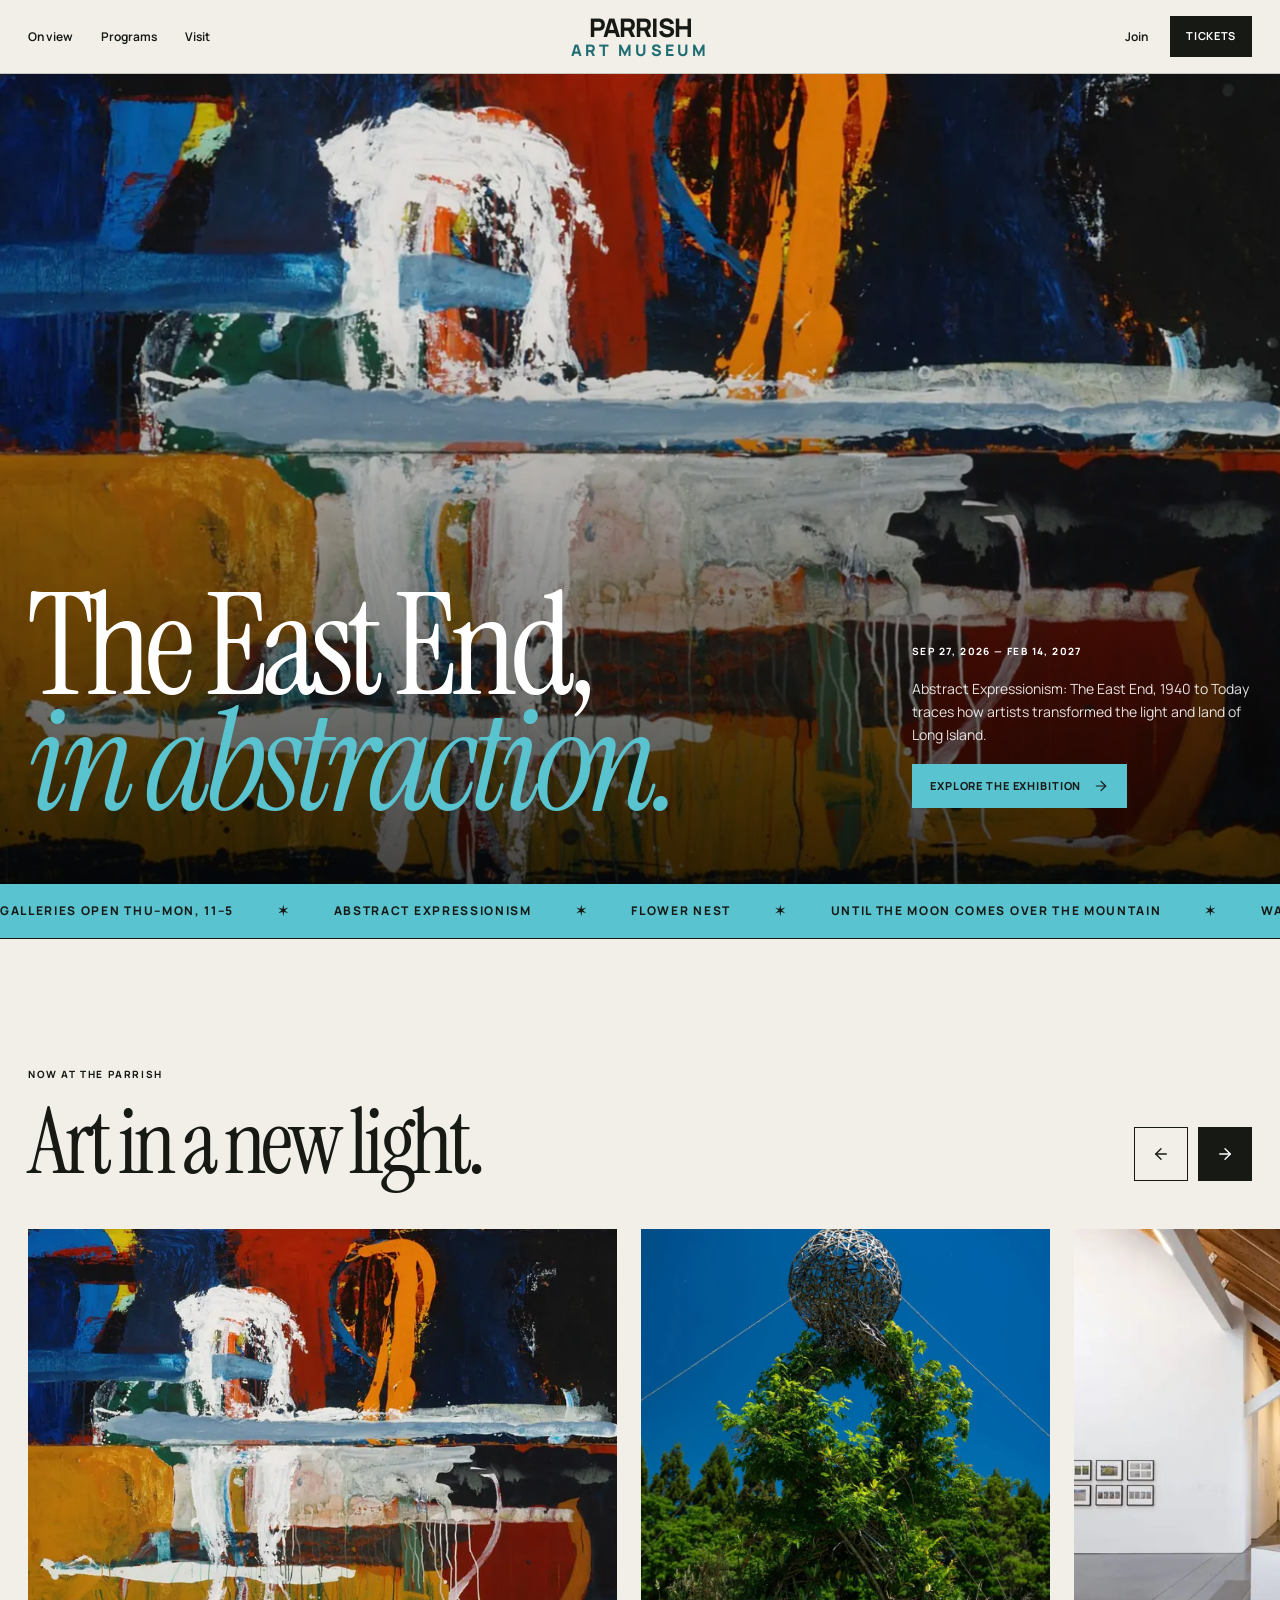
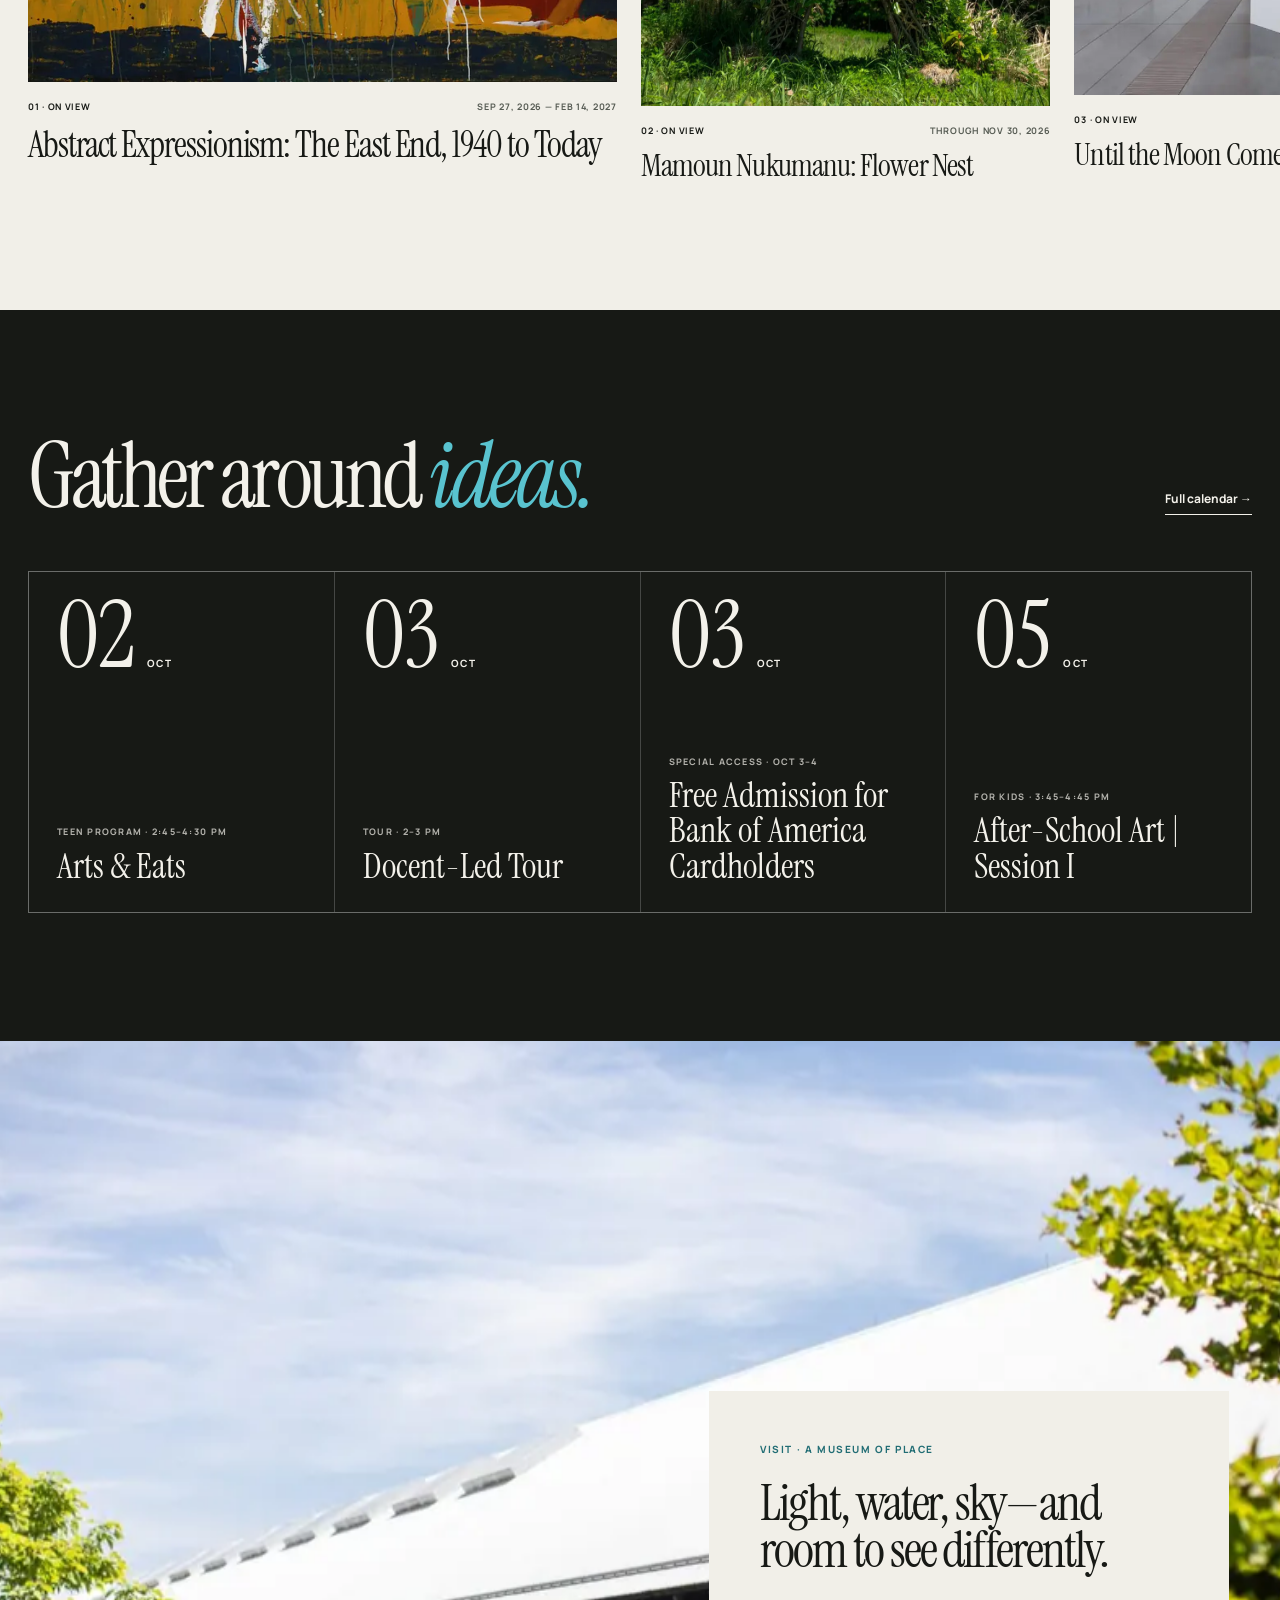
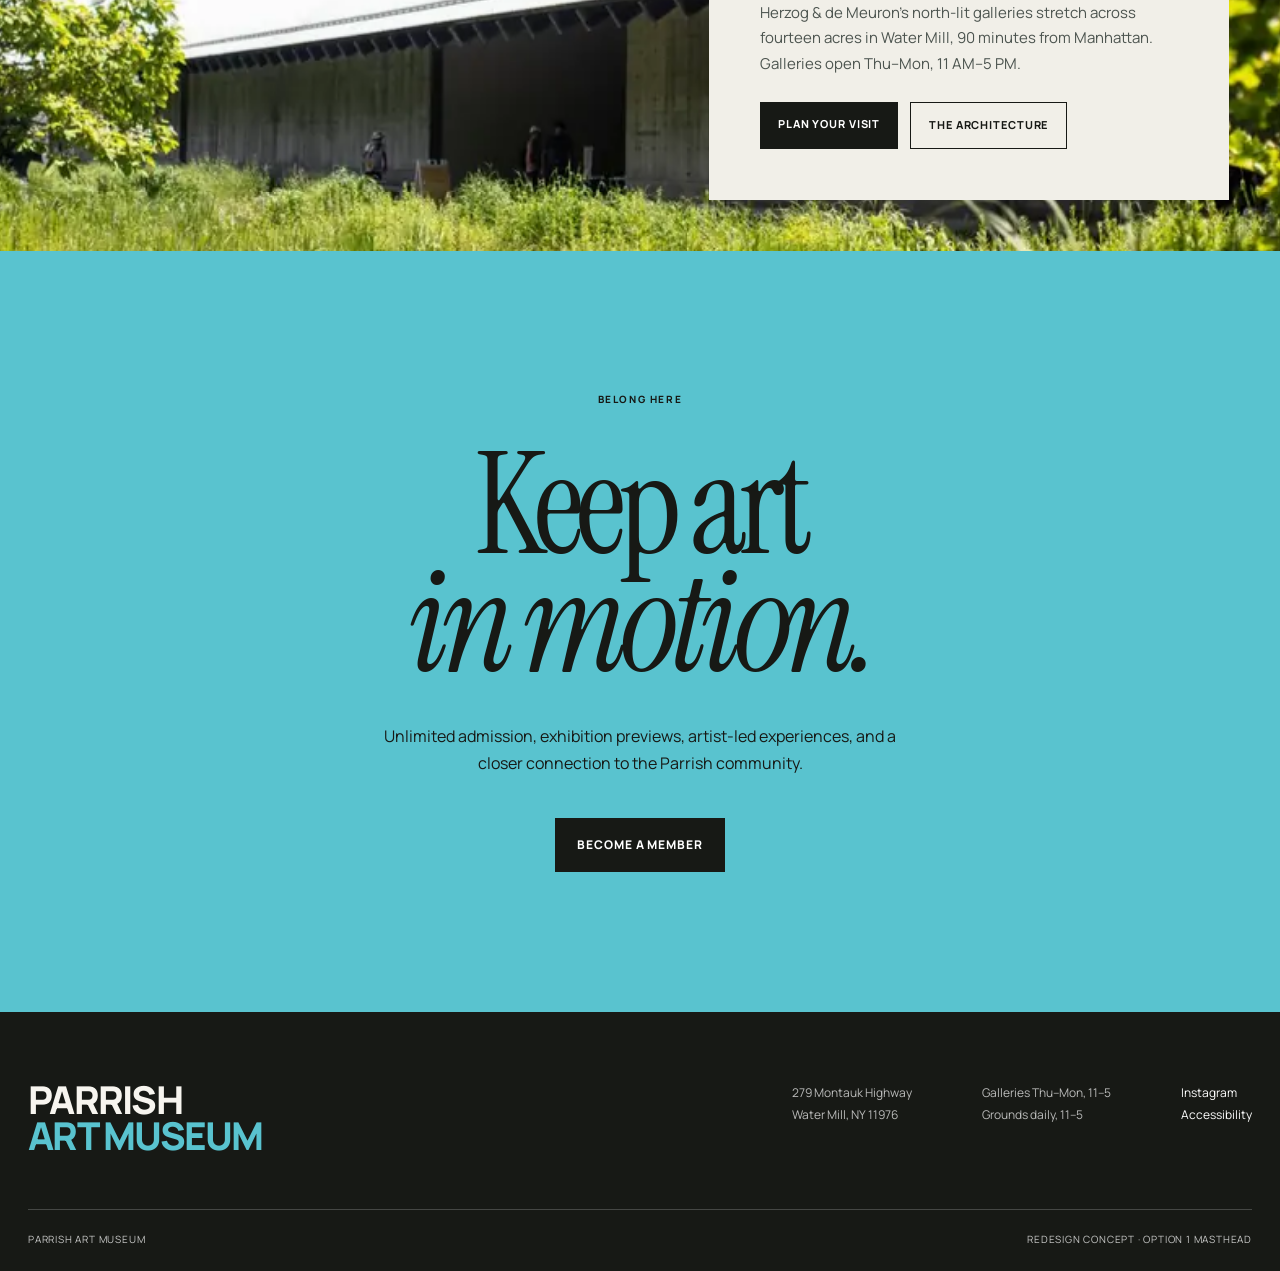
<file: version2/index.html>
<!DOCTYPE html>
<html lang="en">
<head>
<meta charset="utf-8">
<meta name="viewport" content="width=device-width, initial-scale=1">
<title>Parrish Art Museum — Option 1 Masthead</title>
<link rel="icon" href="./favicon.ico" sizes="any">
<link rel="preload" href="./assets/instrument-serif-latin-400-normal-DnYpCC2O.woff2" as="font" type="font/woff2" crossorigin>
<style>
/* Concept styles (verbatim) */
@font-face{font-family:"Manrope";src:url("./assets/manrope-latin-wght-normal-DHIcAJRg.woff2") format("woff2");font-weight:400 800;font-display:swap}
@font-face{font-family:"Instrument Serif";src:url("./assets/instrument-serif-latin-400-normal-DnYpCC2O.woff2") format("woff2");font-weight:400;font-display:swap}
@font-face{font-family:"Instrument Serif";src:url("./assets/instrument-serif-latin-400-italic-DKMiL14s.woff2") format("woff2");font-style:italic;font-weight:400;font-display:swap}
*{box-sizing:border-box}
html{scroll-behavior:smooth}
body{margin:0;background:#f1efe8;color:#171915;font-family:"Manrope",sans-serif;font-size:15px;line-height:1.5;-webkit-font-smoothing:antialiased}
a{color:#171915}
a:hover{color:#216d74}
img{display:block;width:100%}
@media (min-width:768px){
  ::selection{background:#59c3cf;color:#171915}
  section[id]{scroll-margin-top:84px}
}
/* Mobile concept (Masthead - Mobile) global differences */
@media (max-width:767px){
  *{-webkit-tap-highlight-color:transparent}
  body{font-size:16px}
  section[id]{scroll-margin-top:60px}
}

/* Desktop concept below 768px is swapped for the mobile concept */
@media (max-width:767px){.v-dsk{display:none!important}}
@media (min-width:768px){.v-mob{display:none!important}}
[hidden]{display:none!important}
.act-teal:active{background:#59c3cf!important;color:#171915!important}

/* Standalone runtime: hover states and responsive event columns */
.hv-teal:hover{background:#59c3cf!important;color:#171915!important}
.hv-ink:hover{background:#171915!important;color:#fff!important}
.hv-cta:hover{gap:18px!important;color:#171915!important}
.hv-zoom:hover{transform:scale(1.04)!important}
.hv-tealtext:hover{color:#59c3cf!important}
.hv-lift:hover{transform:translateY(-3px)!important;color:#fff!important}
.evgrid{grid-template-columns:repeat(1,minmax(0,1fr))}
@media (min-width:560px){.evgrid{grid-template-columns:repeat(2,minmax(0,1fr))}}
@media (min-width:1100px){.evgrid{grid-template-columns:repeat(4,minmax(0,1fr))}}
</style>
</head>
<body>
<div id="top" class="v-dsk" style="background:#f1efe8;overflow:clip">
<header style="position:sticky;top:0;z-index:50;background:rgba(241,239,232,.95);backdrop-filter:blur(14px);border-bottom:1px solid rgba(23,25,21,.2)">
  <div style="max-width:1600px;margin:0 auto;padding:16px 28px;display:grid;grid-template-columns:minmax(0,1fr) auto minmax(0,1fr);align-items:center;gap:24px">
    <nav style="display:flex;flex-wrap:wrap;gap:8px 28px">
      <a href="#exhibitions" style="text-decoration:none;font-size:12px;font-weight:650">On view</a>
      <a href="#events" style="text-decoration:none;font-size:12px;font-weight:650">Programs</a>
      <a href="#about" style="text-decoration:none;font-size:12px;font-weight:650">Visit</a>
    </nav>
    <a href="#top" style="display:flex;flex-direction:column;align-items:center;text-decoration:none;color:#171915;font-size:clamp(18px,2vw,26px);font-weight:800;line-height:.9;letter-spacing:-.045em"><span>PARRISH</span><span style="color:#216d74;font-size:.62em;letter-spacing:.2em;margin-top:4px">ART MUSEUM</span></a>
    <div style="display:flex;justify-content:flex-end;align-items:center;gap:22px">
      <a href="https://parrishart.org/support/membership/" target="_blank" rel="noreferrer" style="text-decoration:none;font-size:12px;font-weight:650">Join</a>
      <a href="https://parrishart.org/visit/" target="_blank" rel="noreferrer" class="hv-teal" style="padding:12px 16px;background:#171915;color:#fff;text-decoration:none;font-size:11px;font-weight:700;text-transform:uppercase;letter-spacing:.06em;transition:background 180ms,color 180ms">Tickets</a>
    </div>
  </div>
</header>

<main>
<section data-screen-label="Hero" style="position:relative;height:min(90vh,980px);min-height:620px;overflow:hidden;background:#23231f">
  <img src="./images/abstract-expressionism-1600.webp" alt="Expressive abstract painting featured in The East End, 1940 to Today" data-parallax="0.12" fetchpriority="high" style="position:absolute;inset:0;height:100%;object-fit:cover;will-change:transform"/>
  <div style="position:absolute;inset:0;background:linear-gradient(180deg,rgba(0,0,0,.05) 30%,rgba(0,0,0,.72))"></div>
  <div style="position:absolute;left:0;right:0;bottom:0;max-width:1600px;margin:0 auto;padding:0 28px clamp(32px,5vw,64px);display:flex;flex-wrap:wrap;align-items:flex-end;justify-content:space-between;gap:32px;color:#fff">
    <h1 data-reveal="" style="margin:0;font-family:'Instrument Serif',Georgia,serif;font-size:clamp(4.2rem,11vw,12.5rem);font-weight:400;line-height:.82;letter-spacing:-.05em">The East End,<br/><em style="color:#59c3cf">in abstraction.</em></h1>
    <div data-reveal="" style="width:min(100%,340px);display:grid;gap:18px;padding-bottom:12px">
      <span style="font-size:10px;font-weight:750;letter-spacing:.14em;text-transform:uppercase">Sep 27, 2026 — Feb 14, 2027</span>
      <p style="margin:0;font-size:14px;line-height:1.65;color:rgba(255,255,255,.88)">Abstract Expressionism: The East End, 1940 to Today traces how artists transformed the light and land of Long Island.</p>
      <a href="https://parrishart.org/exhibitions/abstract-expressionism/" target="_blank" rel="noreferrer" class="hv-cta" style="justify-self:start;display:inline-flex;align-items:center;gap:12px;padding:14px 18px;background:#59c3cf;color:#171915;text-decoration:none;font-size:11px;font-weight:750;text-transform:uppercase;letter-spacing:.08em;transition:gap 180ms">Explore the exhibition <svg width="16" height="16" viewBox="0 0 24 24" fill="none" stroke="currentColor" stroke-width="1.8" stroke-linecap="round" stroke-linejoin="round" aria-hidden="true"><path d="M5 12h14"></path><path d="m12 5 7 7-7 7"></path></svg></a>
    </div>
  </div>
</section>

<div aria-hidden="true" style="overflow:hidden;background:#59c3cf;color:#171915;padding:18px 0;border-bottom:1px solid #171915">
  <div data-marquee="" style="display:flex;width:max-content;will-change:transform">
    <div style="display:flex;gap:44px;padding-right:44px;align-items:center;white-space:nowrap;font-size:12px;font-weight:750;letter-spacing:.14em;text-transform:uppercase"><span>Galleries open Thu–Mon, 11–5</span><span>✶</span><span>Abstract Expressionism</span><span>✶</span><span>Flower Nest</span><span>✶</span><span>Until the Moon Comes Over the Mountain</span><span>✶</span><span>Water Mill, New York</span><span>✶</span></div>
    <div style="display:flex;gap:44px;padding-right:44px;align-items:center;white-space:nowrap;font-size:12px;font-weight:750;letter-spacing:.14em;text-transform:uppercase"><span>Galleries open Thu–Mon, 11–5</span><span>✶</span><span>Abstract Expressionism</span><span>✶</span><span>Flower Nest</span><span>✶</span><span>Until the Moon Comes Over the Mountain</span><span>✶</span><span>Water Mill, New York</span><span>✶</span></div>
  </div>
</div>

<section id="exhibitions" data-screen-label="Exhibitions" style="padding:clamp(80px,10vw,150px) 0">
  <div style="max-width:1600px;margin:0 auto;padding:0 28px 48px;display:flex;flex-wrap:wrap;align-items:flex-end;justify-content:space-between;gap:28px">
    <div data-reveal="">
      <p style="margin:0 0 22px;font-size:10px;font-weight:750;letter-spacing:.16em;text-transform:uppercase">Now at the Parrish</p>
      <h2 style="margin:0;font-family:'Instrument Serif',Georgia,serif;font-size:clamp(3.4rem,7vw,7.6rem);font-weight:400;line-height:.86;letter-spacing:-.05em">Art in a new light.</h2>
    </div>
    <div style="display:flex;gap:10px">
      <button type="button" aria-label="Previous" id="prev" class="hv-ink" style="width:54px;height:54px;display:grid;place-items:center;background:transparent;border:1px solid #171915;color:#171915;cursor:pointer;transition:background 180ms,color 180ms"><svg width="18" height="18" viewBox="0 0 24 24" fill="none" stroke="currentColor" stroke-width="1.8" stroke-linecap="round" stroke-linejoin="round"><path d="M19 12H5"></path><path d="m12 19-7-7 7-7"></path></svg></button>
      <button type="button" aria-label="Next" id="next" class="hv-teal" style="width:54px;height:54px;display:grid;place-items:center;background:#171915;border:1px solid #171915;color:#fff;cursor:pointer;transition:background 180ms,color 180ms"><svg width="18" height="18" viewBox="0 0 24 24" fill="none" stroke="currentColor" stroke-width="1.8" stroke-linecap="round" stroke-linejoin="round"><path d="M5 12h14"></path><path d="m12 5 7 7-7 7"></path></svg></button>
    </div>
  </div>
  <div id="track" style="display:flex;gap:24px;overflow-x:auto;scroll-snap-type:x mandatory;scrollbar-width:none;padding:0 max(28px,calc((100vw - 1600px)/2 + 28px));scroll-padding:0 max(28px,calc((100vw - 1600px)/2 + 28px))">
    <a data-reveal="" href="https://parrishart.org/exhibitions/abstract-expressionism/" target="_blank" rel="noreferrer" style="flex:0 0 clamp(300px,46vw,720px);scroll-snap-align:start;color:#171915;text-decoration:none">
      <div style="overflow:hidden;aspect-ratio:1.3;background:#ddd9ce"><img src="./images/abstract-expressionism-960.webp" alt="Expressive abstract painting" class="hv-zoom" loading="lazy" style="height:100%;object-fit:cover;transition:transform 700ms"/></div>
      <div style="display:flex;justify-content:space-between;gap:16px;margin-top:18px;font-size:9px;font-weight:700;letter-spacing:.08em;text-transform:uppercase"><span>01 · On view</span><span style="color:#565b53">Sep 27, 2026 — Feb 14, 2027</span></div>
      <h3 style="margin:14px 0 0;font-family:'Instrument Serif',Georgia,serif;font-size:clamp(1.9rem,2.8vw,3.4rem);font-weight:400;line-height:1;letter-spacing:-.03em;text-wrap:balance">Abstract Expressionism: The East End, 1940 to Today</h3>
    </a>
    <a data-reveal="" href="https://parrishart.org/on-view/" target="_blank" rel="noreferrer" style="flex:0 0 clamp(280px,32vw,500px);scroll-snap-align:start;color:#171915;text-decoration:none">
      <div style="overflow:hidden;aspect-ratio:.86;background:#ddd9ce"><img src="./images/flower-nest-960.webp" alt="Living sculpture formed from trees and woven branches" class="hv-zoom" loading="lazy" style="height:100%;object-fit:cover;transition:transform 700ms"/></div>
      <div style="display:flex;justify-content:space-between;gap:16px;margin-top:18px;font-size:9px;font-weight:700;letter-spacing:.08em;text-transform:uppercase"><span>02 · On view</span><span style="color:#565b53">Through Nov 30, 2026</span></div>
      <h3 style="margin:14px 0 0;font-family:'Instrument Serif',Georgia,serif;font-size:clamp(1.8rem,2.4vw,2.8rem);font-weight:400;line-height:1;letter-spacing:-.03em;text-wrap:balance">Mamoun Nukumanu: Flower Nest</h3>
    </a>
    <a data-reveal="" href="https://parrishart.org/on-view/" target="_blank" rel="noreferrer" style="flex:0 0 clamp(300px,40vw,620px);scroll-snap-align:start;color:#171915;text-decoration:none">
      <div style="overflow:hidden;aspect-ratio:1.1;background:#ddd9ce"><img src="./images/until-the-moon-960.webp" alt="A bright gallery with contemporary sculpture" class="hv-zoom" loading="lazy" style="height:100%;object-fit:cover;transition:transform 700ms"/></div>
      <div style="display:flex;justify-content:space-between;gap:16px;margin-top:18px;font-size:9px;font-weight:700;letter-spacing:.08em;text-transform:uppercase"><span>03 · On view</span><span style="color:#565b53">Across the galleries</span></div>
      <h3 style="margin:14px 0 0;font-family:'Instrument Serif',Georgia,serif;font-size:clamp(1.8rem,2.4vw,2.8rem);font-weight:400;line-height:1;letter-spacing:-.03em">Until the Moon Comes Over the Mountain</h3>
    </a>
    <a href="https://parrishart.org/on-view/" target="_blank" rel="noreferrer" class="hv-teal" style="flex:0 0 clamp(240px,22vw,340px);scroll-snap-align:start;background:#171915;color:#f3f1ea;text-decoration:none;padding:32px;display:flex;flex-direction:column;justify-content:space-between;transition:background 200ms,color 200ms">
      <span style="font-size:9px;font-weight:750;letter-spacing:.14em;text-transform:uppercase">All exhibitions</span>
      <span style="font-family:'Instrument Serif',Georgia,serif;font-size:clamp(2.4rem,3vw,3.6rem);line-height:.95">See everything on view →</span>
    </a>
  </div>
</section>

<section id="events" data-screen-label="Events" style="background:#171915;color:#f3f1ea;padding:clamp(80px,10vw,150px) max(28px,calc((100vw - 1600px)/2 + 28px))">
  <div style="display:flex;flex-wrap:wrap;justify-content:space-between;align-items:flex-end;gap:28px;margin-bottom:56px">
    <h2 data-reveal="" style="margin:0;font-family:'Instrument Serif',Georgia,serif;font-size:clamp(3.4rem,7vw,7.6rem);font-weight:400;line-height:.86;letter-spacing:-.05em">Gather around <em style="color:#59c3cf">ideas.</em></h2>
    <a href="https://parrishart.org/calendar/list/" target="_blank" rel="noreferrer" class="hv-tealtext" style="color:#f3f1ea;text-decoration:none;font-size:12px;font-weight:720;padding-bottom:6px;border-bottom:1px solid currentColor">Full calendar →</a>
  </div>
  <div class="evgrid" style="display:grid;gap:1px;background:rgba(255,255,255,.2);border:1px solid rgba(255,255,255,.2)">
    <a data-reveal="" href="https://parrishart.org/event/arts-eats-2026-2027/" target="_blank" rel="noreferrer" class="hv-teal" style="min-height:340px;padding:28px;background:#171915;color:#f3f1ea;text-decoration:none;display:flex;flex-direction:column;justify-content:space-between;transition:background 220ms,color 220ms">
      <div style="display:flex;align-items:baseline;gap:12px"><strong style="font-family:'Instrument Serif',Georgia,serif;font-size:92px;font-weight:400;line-height:.8">02</strong><span style="font-size:10px;font-weight:750;letter-spacing:.14em">OCT</span></div>
      <div style="display:grid;gap:10px"><span style="font-size:9px;font-weight:750;letter-spacing:.14em;text-transform:uppercase;opacity:.7">Teen program · 2:45–4:30 PM</span><h3 style="margin:0;font-family:'Instrument Serif',Georgia,serif;font-size:2.2rem;font-weight:400;line-height:1">Arts &amp; Eats</h3></div>
    </a>
    <a data-reveal="" href="https://parrishart.org/event/docent-led-tours/2026-10-03/" target="_blank" rel="noreferrer" class="hv-teal" style="min-height:340px;padding:28px;background:#171915;color:#f3f1ea;text-decoration:none;display:flex;flex-direction:column;justify-content:space-between;transition:background 220ms,color 220ms">
      <div style="display:flex;align-items:baseline;gap:12px"><strong style="font-family:'Instrument Serif',Georgia,serif;font-size:92px;font-weight:400;line-height:.8">03</strong><span style="font-size:10px;font-weight:750;letter-spacing:.14em">OCT</span></div>
      <div style="display:grid;gap:10px"><span style="font-size:9px;font-weight:750;letter-spacing:.14em;text-transform:uppercase;opacity:.7">Tour · 2–3 PM</span><h3 style="margin:0;font-family:'Instrument Serif',Georgia,serif;font-size:2.2rem;font-weight:400;line-height:1">Docent-Led Tour</h3></div>
    </a>
    <a data-reveal="" href="https://parrishart.org/event/free-admission-bank-of-america-cardholders-employees-4/2026-10-03/" target="_blank" rel="noreferrer" class="hv-teal" style="min-height:340px;padding:28px;background:#171915;color:#f3f1ea;text-decoration:none;display:flex;flex-direction:column;justify-content:space-between;transition:background 220ms,color 220ms">
      <div style="display:flex;align-items:baseline;gap:12px"><strong style="font-family:'Instrument Serif',Georgia,serif;font-size:92px;font-weight:400;line-height:.8">03</strong><span style="font-size:10px;font-weight:750;letter-spacing:.14em">OCT</span></div>
      <div style="display:grid;gap:10px"><span style="font-size:9px;font-weight:750;letter-spacing:.14em;text-transform:uppercase;opacity:.7">Special access · Oct 3–4</span><h3 style="margin:0;font-family:'Instrument Serif',Georgia,serif;font-size:2.2rem;font-weight:400;line-height:1">Free Admission for Bank of America Cardholders</h3></div>
    </a>
    <a data-reveal="" href="https://parrishart.org/event/after-school-art-session-i-fall-2026/2026-10-05/" target="_blank" rel="noreferrer" class="hv-teal" style="min-height:340px;padding:28px;background:#171915;color:#f3f1ea;text-decoration:none;display:flex;flex-direction:column;justify-content:space-between;transition:background 220ms,color 220ms">
      <div style="display:flex;align-items:baseline;gap:12px"><strong style="font-family:'Instrument Serif',Georgia,serif;font-size:92px;font-weight:400;line-height:.8">05</strong><span style="font-size:10px;font-weight:750;letter-spacing:.14em">OCT</span></div>
      <div style="display:grid;gap:10px"><span style="font-size:9px;font-weight:750;letter-spacing:.14em;text-transform:uppercase;opacity:.7">For kids · 3:45–4:45 PM</span><h3 style="margin:0;font-family:'Instrument Serif',Georgia,serif;font-size:2.2rem;font-weight:400;line-height:1">After-School Art | Session I</h3></div>
    </a>
  </div>
</section>

<section id="about" data-screen-label="Architecture" style="position:relative;min-height:clamp(640px,90vh,960px);overflow:hidden;display:flex;align-items:flex-end;justify-content:flex-end;padding:clamp(24px,4vw,64px)">
  <img src="./images/architecture-meadow-960.webp" alt="The long, low Parrish Art Museum building set in a meadow" data-parallax="0.12" loading="lazy" style="position:absolute;inset:0;height:100%;object-fit:cover;will-change:transform"/>
  <div data-reveal="" style="position:relative;width:min(100%,520px);background:#f1efe8;padding:clamp(28px,4vw,56px)">
    <p style="margin:0 0 22px;font-size:10px;font-weight:750;letter-spacing:.16em;text-transform:uppercase;color:#216d74">Visit · A museum of place</p>
    <h2 style="margin:0;font-family:'Instrument Serif',Georgia,serif;font-size:clamp(2.6rem,4vw,4.4rem);font-weight:400;line-height:.92;letter-spacing:-.04em">Light, water, sky—and room to see differently.</h2>
    <p style="margin:26px 0;color:#4c544f;line-height:1.7;text-wrap:pretty">Herzog &amp; de Meuron’s north-lit galleries stretch across fourteen acres in Water Mill, 90 minutes from Manhattan. Galleries open Thu–Mon, 11 AM–5 PM.</p>
    <div style="display:flex;flex-wrap:wrap;gap:12px">
      <a href="https://parrishart.org/visit/" target="_blank" rel="noreferrer" class="hv-teal" style="padding:14px 18px;background:#171915;color:#fff;text-decoration:none;font-size:11px;font-weight:750;text-transform:uppercase;letter-spacing:.08em">Plan your visit</a>
      <a href="https://parrishart.org/about/architecture/" target="_blank" rel="noreferrer" class="hv-ink" style="padding:14px 18px;border:1px solid #171915;color:#171915;text-decoration:none;font-size:11px;font-weight:750;text-transform:uppercase;letter-spacing:.08em">The architecture</a>
    </div>
  </div>
</section>

<section data-screen-label="Membership" style="background:#59c3cf;color:#171915;padding:clamp(90px,11vw,170px) 28px;text-align:center;display:flex;flex-direction:column;align-items:center;gap:40px">
  <p style="margin:0;font-size:10px;font-weight:750;letter-spacing:.16em;text-transform:uppercase">Belong here</p>
  <h2 data-reveal="" style="margin:0;font-family:'Instrument Serif',Georgia,serif;font-size:clamp(4rem,11vw,12rem);font-weight:400;line-height:.84;letter-spacing:-.055em">Keep art<br/><em>in motion.</em></h2>
  <p data-reveal="" style="margin:0;max-width:520px;font-size:16px;line-height:1.7;text-wrap:pretty">Unlimited admission, exhibition previews, artist-led experiences, and a closer connection to the Parrish community.</p>
  <a href="https://parrishart.org/support/membership/" target="_blank" rel="noreferrer" class="hv-lift" style="padding:18px 22px;background:#171915;color:#fff;text-decoration:none;font-size:12px;font-weight:760;text-transform:uppercase;letter-spacing:.08em;transition:transform 200ms">Become a member</a>
</section>
</main>

<footer style="background:#171915;color:#f5f3ec;padding:70px max(28px,calc((100vw - 1600px)/2 + 28px)) 24px">
  <div style="display:flex;flex-wrap:wrap;justify-content:space-between;gap:40px;padding-bottom:56px;border-bottom:1px solid rgba(255,255,255,.2)">
    <a href="#top" style="display:flex;flex-direction:column;text-decoration:none;color:#f7f5ef;font-size:clamp(1.6rem,3vw,3rem);font-weight:800;line-height:.92;letter-spacing:-.045em"><span>PARRISH</span><span style="color:#59c3cf">ART MUSEUM</span></a>
    <div style="display:flex;flex-wrap:wrap;gap:40px 70px;font-size:12px;line-height:1.8;color:rgba(255,255,255,.7)">
      <p style="margin:0">279 Montauk Highway<br/>Water Mill, NY 11976</p>
      <p style="margin:0">Galleries Thu–Mon, 11–5<br/>Grounds daily, 11–5</p>
      <p style="margin:0"><a href="https://www.instagram.com/parrishartmuseum/" target="_blank" rel="noreferrer" class="hv-tealtext" style="color:#fff;text-decoration:none">Instagram</a><br/><a href="https://parrishart.org/visit/accessibility/" target="_blank" rel="noreferrer" class="hv-tealtext" style="color:#fff;text-decoration:none">Accessibility</a></p>
    </div>
  </div>
  <div style="padding-top:22px;display:flex;flex-wrap:wrap;gap:16px;justify-content:space-between;color:rgba(255,255,255,.76);font-size:10px;letter-spacing:.08em;text-transform:uppercase"><p style="margin:0">Parrish Art Museum</p><p style="margin:0">Redesign concept · Option 1 Masthead</p></div>
</footer>
</div>
<!-- ===================== Mobile concept (Parrish Option 1 - Masthead - Mobile) ===================== -->
<div id="m-top" class="v-mob" style="background:#f1efe8;overflow:clip">

<header style="position:sticky;top:0;z-index:50;background:rgba(241,239,232,.95);backdrop-filter:blur(14px);-webkit-backdrop-filter:blur(14px);border-bottom:1px solid rgba(23,25,21,.2)">
  <div style="height:60px;padding:0 8px;display:grid;grid-template-columns:48px 1fr auto;align-items:center">
    <button type="button" data-m-menu aria-label="Open menu" style="width:48px;height:48px;border:0;background:transparent;display:grid;place-items:center;cursor:pointer;color:#171915"><svg width="22" height="22" viewBox="0 0 24 24" fill="none" stroke="currentColor" stroke-width="1.8" stroke-linecap="round"><path d="M3 7h18"></path><path d="M3 12h18"></path><path d="M3 17h18"></path></svg></button>
    <a href="#m-top" style="justify-self:center;display:flex;flex-direction:column;align-items:center;text-decoration:none;color:#171915;font-size:16px;font-weight:800;line-height:.92;letter-spacing:-.045em"><span>PARRISH</span><span style="color:#216d74;font-size:9px;letter-spacing:.2em;margin-top:3px">ART MUSEUM</span></a>
    <a href="https://parrishart.org/visit/" target="_blank" rel="noreferrer" style="height:40px;padding:0 12px;display:flex;align-items:center;background:#171915;color:#fff;text-decoration:none;font-size:10px;font-weight:750;text-transform:uppercase;letter-spacing:.06em">Tickets</a>
  </div>
</header>

<div id="m-menu" hidden style="position:fixed;inset:0;z-index:80;background:#f1efe8;display:flex;flex-direction:column;overflow:auto">
  <div style="height:60px;padding:0 8px;display:grid;grid-template-columns:48px 1fr 48px;align-items:center;border-bottom:1px solid rgba(23,25,21,.2)">
    <button type="button" data-m-menu aria-label="Close menu" style="width:48px;height:48px;border:0;background:transparent;display:grid;place-items:center;cursor:pointer;color:#171915"><svg width="22" height="22" viewBox="0 0 24 24" fill="none" stroke="currentColor" stroke-width="1.8" stroke-linecap="round"><path d="M5 5l14 14"></path><path d="M19 5 5 19"></path></svg></button>
    <span style="justify-self:center;font-size:16px;font-weight:800;letter-spacing:-.045em">PARRISH</span>
  </div>
  <nav style="display:flex;flex-direction:column;align-items:center;padding:40px 20px;gap:4px">
    <a href="#m-exhibitions" data-m-close style="padding:10px 0;color:#171915;text-decoration:none;font-family:'Instrument Serif',Georgia,serif;font-size:46px;line-height:1;letter-spacing:-.03em">On view</a>
    <a href="#m-events" data-m-close style="padding:10px 0;color:#171915;text-decoration:none;font-family:'Instrument Serif',Georgia,serif;font-size:46px;line-height:1;letter-spacing:-.03em">Events</a>
    <a href="#m-about" data-m-close style="padding:10px 0;color:#171915;text-decoration:none;font-family:'Instrument Serif',Georgia,serif;font-size:46px;line-height:1;letter-spacing:-.03em">Visit</a>
    <a href="https://parrishart.org/art-artists/" data-m-close style="padding:10px 0;color:#171915;text-decoration:none;font-family:'Instrument Serif',Georgia,serif;font-size:46px;line-height:1;letter-spacing:-.03em">Collection</a>
    <a href="#m-about" data-m-close style="padding:10px 0;color:#171915;text-decoration:none;font-family:'Instrument Serif',Georgia,serif;font-size:46px;line-height:1;letter-spacing:-.03em">About</a>
  </nav>
  <div style="margin-top:auto;padding:24px 20px 32px;text-align:center;border-top:1px solid rgba(23,25,21,.2);display:grid;gap:14px">
    <p style="margin:0;font-size:13px;color:#4f534b">Galleries Thu–Mon, 11 AM–5 PM</p>
    <a href="https://parrishart.org/support/membership/" target="_blank" rel="noreferrer" style="height:52px;display:flex;align-items:center;justify-content:center;border:1px solid #171915;color:#171915;text-decoration:none;font-size:12px;font-weight:750;text-transform:uppercase;letter-spacing:.08em">Become a member</a>
  </div>
</div>

<main>
<section data-screen-label="Hero" style="position:relative;height:calc(100svh - 60px);min-height:560px;max-height:820px;overflow:hidden;background:#23231f;color:#fff">
  <img src="./images/abstract-expressionism-960.webp" alt="Expressive abstract painting featured in The East End, 1940 to Today" data-parallax="0.1" style="position:absolute;inset:0;height:100%;object-fit:cover;object-position:48% 50%;will-change:transform"/>
  <div style="position:absolute;inset:0;background:linear-gradient(180deg,rgba(0,0,0,.05) 25%,rgba(0,0,0,.8))"></div>
  <div style="position:absolute;left:0;right:0;bottom:0;padding:0 20px 28px;display:grid;gap:20px">
    <span style="justify-self:start;background:#59c3cf;color:#171915;padding:6px 10px;font-size:10px;font-weight:750;letter-spacing:.12em;text-transform:uppercase">Sep 27, 2026 — Feb 14, 2027</span>
    <h1 data-reveal="" style="margin:0;font-family:'Instrument Serif',Georgia,serif;font-size:clamp(3.6rem,17vw,5.4rem);font-weight:400;line-height:.84;letter-spacing:-.05em">The East End,<br/><em style="color:#59c3cf">in abstraction.</em></h1>
    <p data-reveal="" style="margin:0;font-size:14px;line-height:1.6;color:rgba(255,255,255,.86);text-wrap:pretty">How artists transformed the light and land of Long Island’s East End.</p>
    <a href="https://parrishart.org/exhibitions/abstract-expressionism/" target="_blank" rel="noreferrer" style="height:52px;display:flex;align-items:center;justify-content:center;background:#f1efe8;color:#171915;text-decoration:none;font-size:12px;font-weight:750;text-transform:uppercase;letter-spacing:.08em">Explore the exhibition</a>
  </div>
</section>

<div data-screen-label="Hours strip" style="display:grid;grid-template-columns:1fr 1fr;border-bottom:1px solid rgba(23,25,21,.2);text-align:center">
  <div style="padding:16px 12px;border-right:1px solid rgba(23,25,21,.2)"><span style="display:block;font-size:10px;color:#6c7068;letter-spacing:.08em;text-transform:uppercase">Galleries</span><strong style="font-size:13px">Thu–Mon, 11–5</strong></div>
  <div style="padding:16px 12px"><span style="display:block;font-size:10px;color:#6c7068;letter-spacing:.08em;text-transform:uppercase">Water Mill, NY</span><strong style="font-size:13px">90 min from NYC</strong></div>
</div>

<section id="m-exhibitions" data-screen-label="Exhibitions" style="padding:56px 0">
  <div style="padding:0 20px 28px;text-align:center">
    <p style="margin:0 0 14px;font-size:10px;font-weight:750;letter-spacing:.16em;text-transform:uppercase">Now at the Parrish</p>
    <h2 data-reveal="" style="margin:0;font-family:'Instrument Serif',Georgia,serif;font-size:52px;font-weight:400;line-height:.88;letter-spacing:-.05em">Art in a new light.</h2>
  </div>
  <div id="m-track" style="display:flex;gap:14px;overflow-x:auto;scroll-snap-type:x mandatory;scrollbar-width:none;padding:0 20px;scroll-padding:0 20px">
    <a href="https://parrishart.org/exhibitions/abstract-expressionism/" target="_blank" rel="noreferrer" style="flex:0 0 84%;scroll-snap-align:start;color:#171915;text-decoration:none">
      <div style="overflow:hidden;aspect-ratio:.82;background:#ddd9ce"><img src="./images/abstract-expressionism-960.webp" alt="Expressive abstract painting" style="height:100%;object-fit:cover"/></div>
      <div style="display:flex;justify-content:space-between;gap:12px;margin-top:14px;font-size:10px;font-weight:700;letter-spacing:.08em;text-transform:uppercase"><span>01 · On view</span><span style="color:#565b53">To Feb 14</span></div>
      <h3 style="margin:10px 0 0;font-family:'Instrument Serif',Georgia,serif;font-size:30px;font-weight:400;line-height:1;letter-spacing:-.03em;text-wrap:balance">Abstract Expressionism: The East End, 1940 to Today</h3>
    </a>
    <a href="https://parrishart.org/on-view/" target="_blank" rel="noreferrer" style="flex:0 0 84%;scroll-snap-align:start;color:#171915;text-decoration:none">
      <div style="overflow:hidden;aspect-ratio:.82;background:#ddd9ce"><img src="./images/flower-nest-960.webp" alt="Living sculpture formed from trees and woven branches" style="height:100%;object-fit:cover"/></div>
      <div style="display:flex;justify-content:space-between;gap:12px;margin-top:14px;font-size:10px;font-weight:700;letter-spacing:.08em;text-transform:uppercase"><span>02 · On view</span><span style="color:#565b53">To Nov 30</span></div>
      <h3 style="margin:10px 0 0;font-family:'Instrument Serif',Georgia,serif;font-size:30px;font-weight:400;line-height:1;letter-spacing:-.03em;text-wrap:balance">Mamoun Nukumanu: Flower Nest</h3>
    </a>
    <a href="https://parrishart.org/on-view/" target="_blank" rel="noreferrer" style="flex:0 0 84%;scroll-snap-align:start;color:#171915;text-decoration:none">
      <div style="overflow:hidden;aspect-ratio:.82;background:#ddd9ce"><img src="./images/until-the-moon-960.webp" alt="A bright gallery with contemporary sculpture" style="height:100%;object-fit:cover"/></div>
      <div style="display:flex;justify-content:space-between;gap:12px;margin-top:14px;font-size:10px;font-weight:700;letter-spacing:.08em;text-transform:uppercase"><span>03 · On view</span><span style="color:#565b53">Galleries</span></div>
      <h3 style="margin:10px 0 0;font-family:'Instrument Serif',Georgia,serif;font-size:30px;font-weight:400;line-height:1;letter-spacing:-.03em;text-wrap:balance">Until the Moon Comes Over the Mountain</h3>
    </a>
  </div>
  <div style="margin:28px 20px 0;display:flex;align-items:center;justify-content:space-between;gap:16px">
    <div style="flex:1;height:2px;background:rgba(23,25,21,.15)"><div id="m-trackBar" style="height:100%;width:0.0%;background:#171915;transition:width 200ms"></div></div>
    <div style="display:flex;gap:8px">
      <button type="button" id="m-prev" aria-label="Previous" style="width:44px;height:44px;border:1px solid rgba(23,25,21,.4);background:transparent;display:grid;place-items:center;cursor:pointer;color:#171915"><svg width="16" height="16" viewBox="0 0 24 24" fill="none" stroke="currentColor" stroke-width="1.8" stroke-linecap="round" stroke-linejoin="round"><path d="M19 12H5"></path><path d="m12 19-7-7 7-7"></path></svg></button>
      <button type="button" id="m-next" aria-label="Next" style="width:44px;height:44px;border:1px solid rgba(23,25,21,.4);background:transparent;display:grid;place-items:center;cursor:pointer;color:#171915"><svg width="16" height="16" viewBox="0 0 24 24" fill="none" stroke="currentColor" stroke-width="1.8" stroke-linecap="round" stroke-linejoin="round"><path d="M5 12h14"></path><path d="m12 5 7 7-7 7"></path></svg></button>
    </div>
  </div>
</section>

<section id="m-events" data-screen-label="Events" style="background:#171915;color:#f3f1ea;padding:56px 20px">
  <h2 data-reveal="" style="margin:0 0 12px;font-family:'Instrument Serif',Georgia,serif;font-size:52px;font-weight:400;line-height:.88;letter-spacing:-.05em">Gather around <em style="color:#59c3cf">ideas.</em></h2>
  <p style="margin:0 0 32px;font-size:10px;font-weight:750;letter-spacing:.14em;text-transform:uppercase;color:rgba(243,241,234,.7)">October 2026</p>
  <div style="display:grid;grid-template-columns:1fr 1fr;gap:1px;background:rgba(255,255,255,.2);border:1px solid rgba(255,255,255,.2)">
    <a href="https://parrishart.org/event/arts-eats-2026-2027/" target="_blank" rel="noreferrer" data-reveal="" class="act-teal" style="min-height:200px;padding:16px;background:#171915;color:#f3f1ea;text-decoration:none;display:flex;flex-direction:column;justify-content:space-between;gap:16px">
      <div style="display:flex;align-items:baseline;gap:8px"><strong style="font-family:'Instrument Serif',Georgia,serif;font-size:56px;font-weight:400;line-height:.8">02</strong><span style="font-size:9px;font-weight:750;letter-spacing:.12em">OCT</span></div>
      <div style="display:grid;gap:6px"><span style="font-size:9px;font-weight:750;letter-spacing:.12em;text-transform:uppercase;opacity:.7">Teen program</span><h3 style="margin:0;font-family:'Instrument Serif',Georgia,serif;font-size:21px;font-weight:400;line-height:1.05">Arts &amp; Eats</h3></div>
    </a>
    <a href="https://parrishart.org/event/docent-led-tours/2026-10-03/" target="_blank" rel="noreferrer" data-reveal="" class="act-teal" style="min-height:200px;padding:16px;background:#171915;color:#f3f1ea;text-decoration:none;display:flex;flex-direction:column;justify-content:space-between;gap:16px">
      <div style="display:flex;align-items:baseline;gap:8px"><strong style="font-family:'Instrument Serif',Georgia,serif;font-size:56px;font-weight:400;line-height:.8">03</strong><span style="font-size:9px;font-weight:750;letter-spacing:.12em">OCT</span></div>
      <div style="display:grid;gap:6px"><span style="font-size:9px;font-weight:750;letter-spacing:.12em;text-transform:uppercase;opacity:.7">Tour</span><h3 style="margin:0;font-family:'Instrument Serif',Georgia,serif;font-size:21px;font-weight:400;line-height:1.05">Docent-Led Tour</h3></div>
    </a>
    <a href="https://parrishart.org/event/free-admission-bank-of-america-cardholders-employees-4/2026-10-03/" target="_blank" rel="noreferrer" data-reveal="" class="act-teal" style="min-height:200px;padding:16px;background:#171915;color:#f3f1ea;text-decoration:none;display:flex;flex-direction:column;justify-content:space-between;gap:16px">
      <div style="display:flex;align-items:baseline;gap:8px"><strong style="font-family:'Instrument Serif',Georgia,serif;font-size:56px;font-weight:400;line-height:.8">03</strong><span style="font-size:9px;font-weight:750;letter-spacing:.12em">OCT</span></div>
      <div style="display:grid;gap:6px"><span style="font-size:9px;font-weight:750;letter-spacing:.12em;text-transform:uppercase;opacity:.7">Special access</span><h3 style="margin:0;font-family:'Instrument Serif',Georgia,serif;font-size:21px;font-weight:400;line-height:1.05">Free Admission Weekend</h3></div>
    </a>
    <a href="https://parrishart.org/event/after-school-art-session-i-fall-2026/2026-10-05/" target="_blank" rel="noreferrer" data-reveal="" class="act-teal" style="min-height:200px;padding:16px;background:#171915;color:#f3f1ea;text-decoration:none;display:flex;flex-direction:column;justify-content:space-between;gap:16px">
      <div style="display:flex;align-items:baseline;gap:8px"><strong style="font-family:'Instrument Serif',Georgia,serif;font-size:56px;font-weight:400;line-height:.8">05</strong><span style="font-size:9px;font-weight:750;letter-spacing:.12em">OCT</span></div>
      <div style="display:grid;gap:6px"><span style="font-size:9px;font-weight:750;letter-spacing:.12em;text-transform:uppercase;opacity:.7">For kids</span><h3 style="margin:0;font-family:'Instrument Serif',Georgia,serif;font-size:21px;font-weight:400;line-height:1.05">After-School Art</h3></div>
    </a>
  </div>
  <a href="https://parrishart.org/calendar/list/" target="_blank" rel="noreferrer" style="margin-top:28px;height:52px;display:flex;align-items:center;justify-content:center;border:1px solid rgba(243,241,234,.6);color:#f3f1ea;text-decoration:none;font-size:12px;font-weight:750;text-transform:uppercase;letter-spacing:.08em">Full calendar</a>
</section>

<section id="m-about" data-screen-label="Architecture" style="position:relative;overflow:hidden;padding:260px 16px 16px">
  <img src="./images/architecture-meadow-960.webp" alt="The long, low Parrish Art Museum building set in a meadow" data-parallax="0.1" loading="lazy" style="position:absolute;inset:0;height:100%;object-fit:cover;will-change:transform"/>
  <div data-reveal="" style="position:relative;background:#f1efe8;padding:28px 22px">
    <p style="margin:0 0 16px;font-size:10px;font-weight:750;letter-spacing:.16em;text-transform:uppercase;color:#216d74">Visit · A museum of place</p>
    <h2 style="margin:0;font-family:'Instrument Serif',Georgia,serif;font-size:38px;font-weight:400;line-height:.94;letter-spacing:-.04em">Light, water, sky—and room to see differently.</h2>
    <p style="margin:18px 0 22px;color:#4c544f;font-size:14px;line-height:1.7;text-wrap:pretty">Herzog &amp; de Meuron’s north-lit galleries stretch across fourteen acres in Water Mill.</p>
    <div style="display:grid;grid-template-columns:1fr 1fr;gap:8px">
      <a href="https://parrishart.org/visit/" target="_blank" rel="noreferrer" style="height:48px;display:flex;align-items:center;justify-content:center;background:#171915;color:#fff;text-decoration:none;font-size:11px;font-weight:750;text-transform:uppercase;letter-spacing:.06em">Plan a visit</a>
      <a href="https://parrishart.org/visit/" target="_blank" rel="noreferrer" style="height:48px;display:flex;align-items:center;justify-content:center;border:1px solid #171915;color:#171915;text-decoration:none;font-size:11px;font-weight:750;text-transform:uppercase;letter-spacing:.06em">Directions</a>
    </div>
  </div>
</section>

<section data-screen-label="Membership" style="background:#59c3cf;color:#171915;padding:64px 20px;text-align:center;display:flex;flex-direction:column;align-items:center;gap:24px">
  <p style="margin:0;font-size:10px;font-weight:750;letter-spacing:.16em;text-transform:uppercase">Belong here</p>
  <h2 data-reveal="" style="margin:0;font-family:'Instrument Serif',Georgia,serif;font-size:64px;font-weight:400;line-height:.84;letter-spacing:-.055em">Keep art<br/><em>in motion.</em></h2>
  <p data-reveal="" style="margin:0;font-size:15px;line-height:1.7;text-wrap:pretty">Unlimited admission, exhibition previews, and artist-led experiences.</p>
  <a href="https://parrishart.org/support/membership/" target="_blank" rel="noreferrer" style="align-self:stretch;height:56px;display:flex;align-items:center;justify-content:center;background:#171915;color:#fff;text-decoration:none;font-size:12px;font-weight:760;text-transform:uppercase;letter-spacing:.08em">Become a member</a>
</section>
</main>

<footer style="background:#171915;color:#f5f3ec;padding:48px 20px 24px;text-align:center">
  <a href="#m-top" style="display:inline-flex;flex-direction:column;align-items:center;text-decoration:none;color:#f7f5ef;font-size:30px;font-weight:800;line-height:.92;letter-spacing:-.045em"><span>PARRISH</span><span style="color:#59c3cf;font-size:12px;letter-spacing:.2em;margin-top:6px">ART MUSEUM</span></a>
  <p style="margin:24px 0 0;color:rgba(255,255,255,.72);font-size:13px;line-height:1.7">279 Montauk Highway, Water Mill, NY 11976<br/>Galleries Thu–Mon, 11 AM–5 PM</p>
  <nav style="margin:28px 0;display:flex;flex-wrap:wrap;justify-content:center;gap:4px 20px">
    <a href="#m-exhibitions" style="min-height:44px;display:flex;align-items:center;color:#fff;text-decoration:none;font-size:13px">Exhibitions</a>
    <a href="#m-events" style="min-height:44px;display:flex;align-items:center;color:#fff;text-decoration:none;font-size:13px">Calendar</a>
    <a href="#m-about" style="min-height:44px;display:flex;align-items:center;color:#fff;text-decoration:none;font-size:13px">Visit</a>
    <a href="https://www.instagram.com/parrishartmuseum/" target="_blank" rel="noreferrer" style="min-height:44px;display:flex;align-items:center;color:#fff;text-decoration:none;font-size:13px">Instagram</a>
  </nav>
  <p style="margin:0;padding-top:20px;border-top:1px solid rgba(255,255,255,.2);color:rgba(255,255,255,.7);font-size:10px;letter-spacing:.08em;text-transform:uppercase">Redesign concept</p>
</footer>
</div>

<script src="./concept.js"></script>
<script src="./mobile.js"></script>
</body>
</html>
</file>
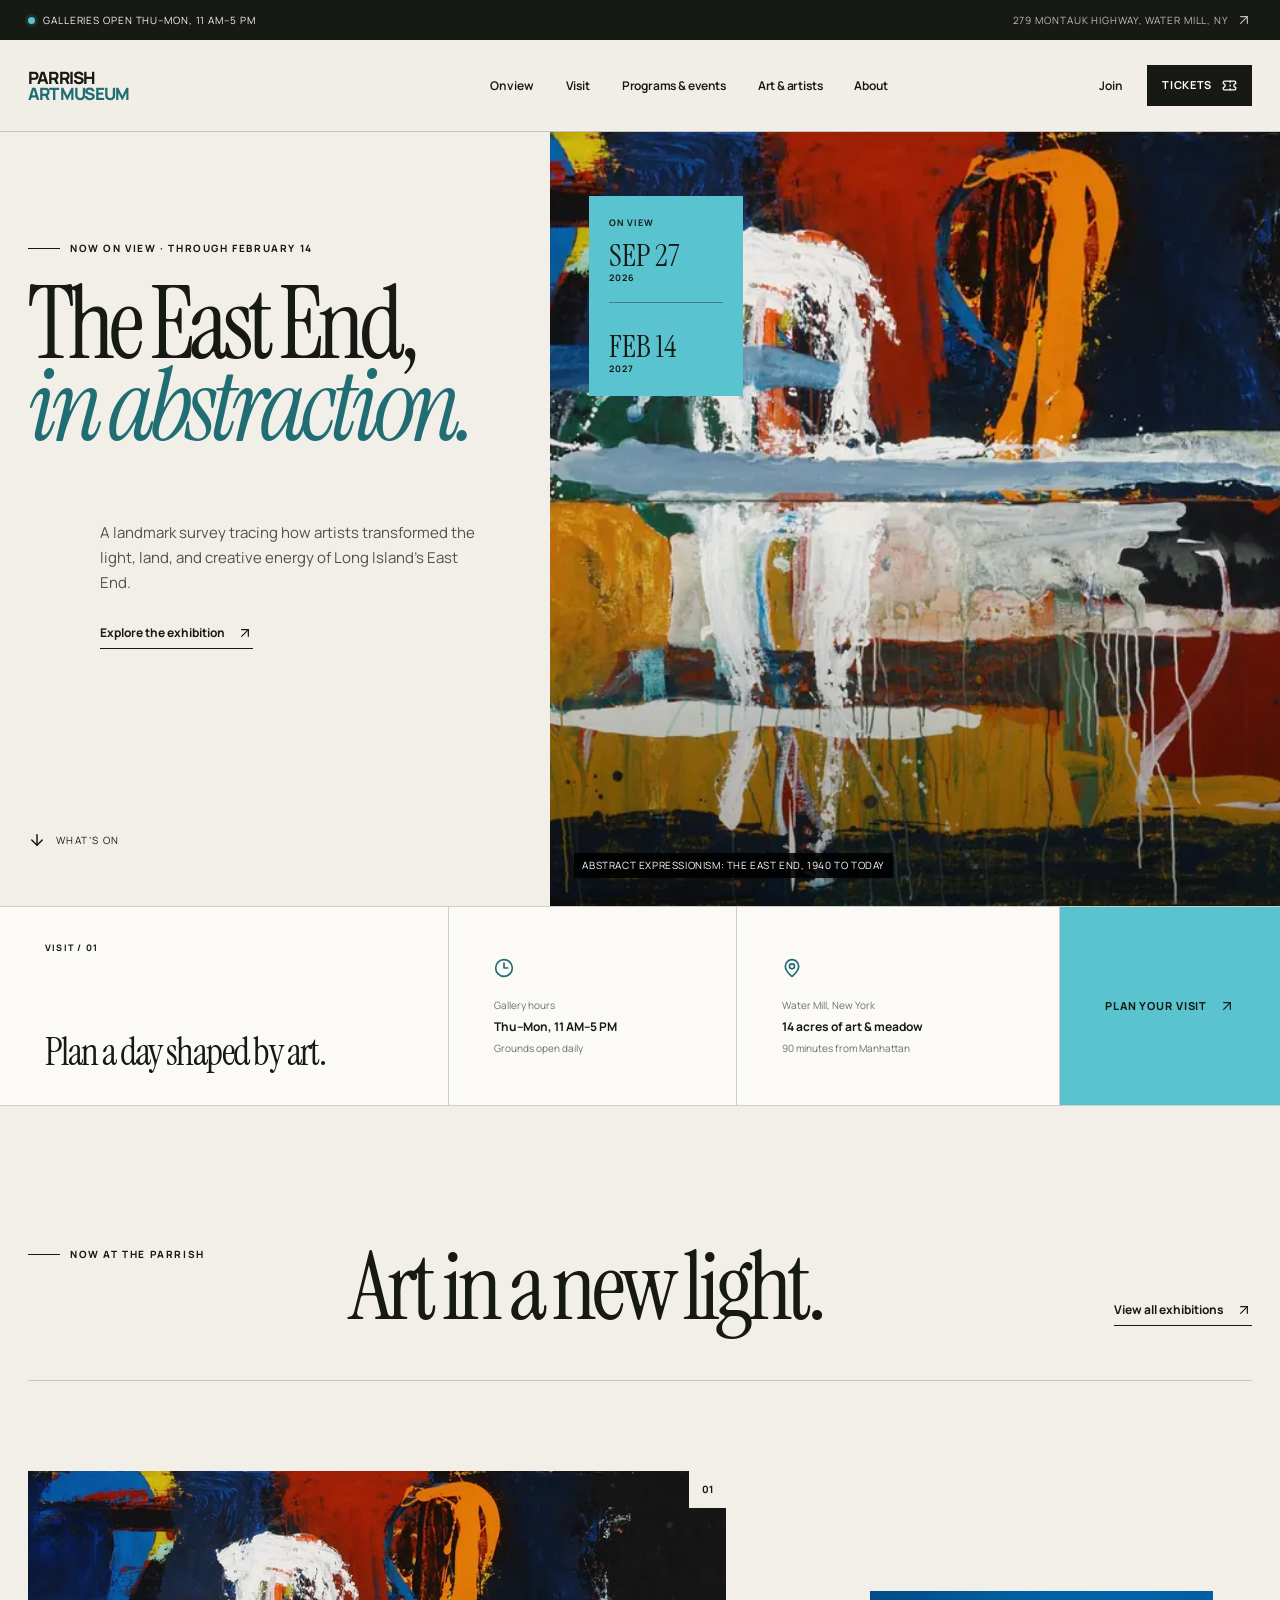
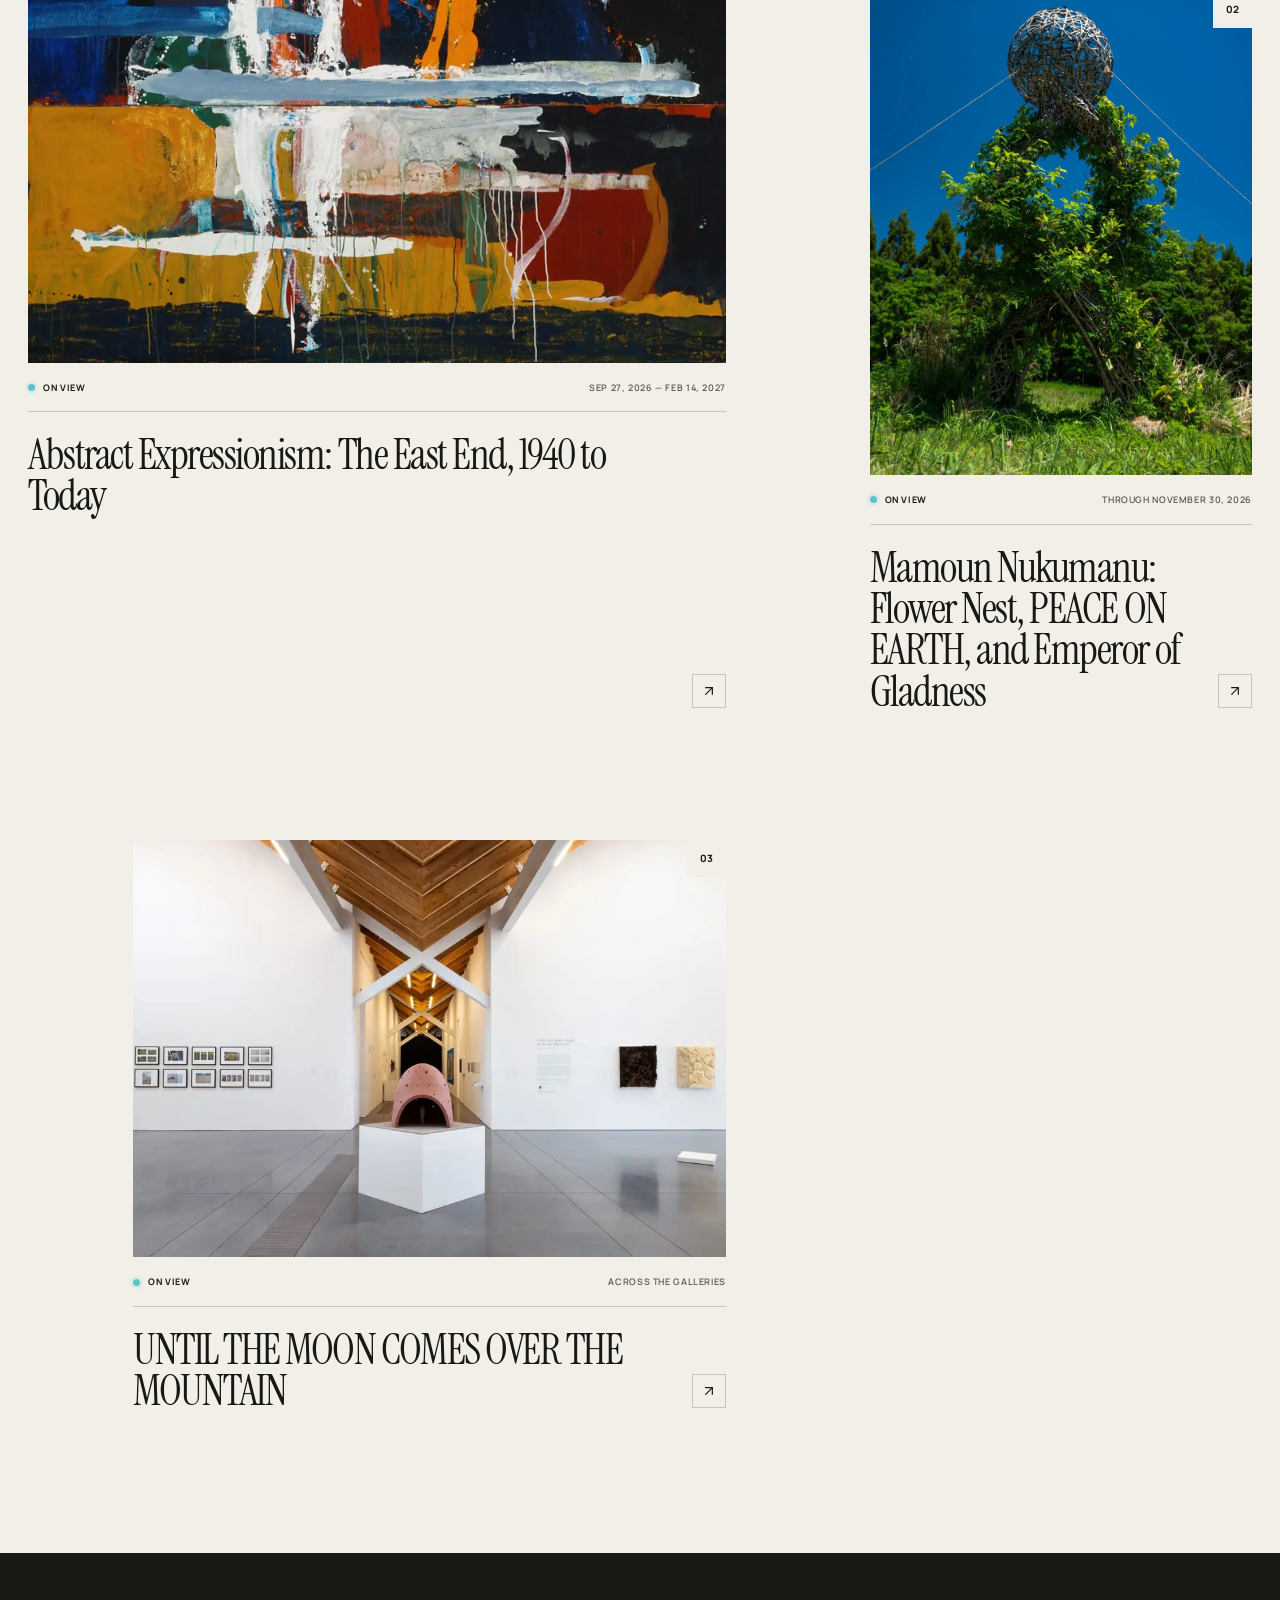
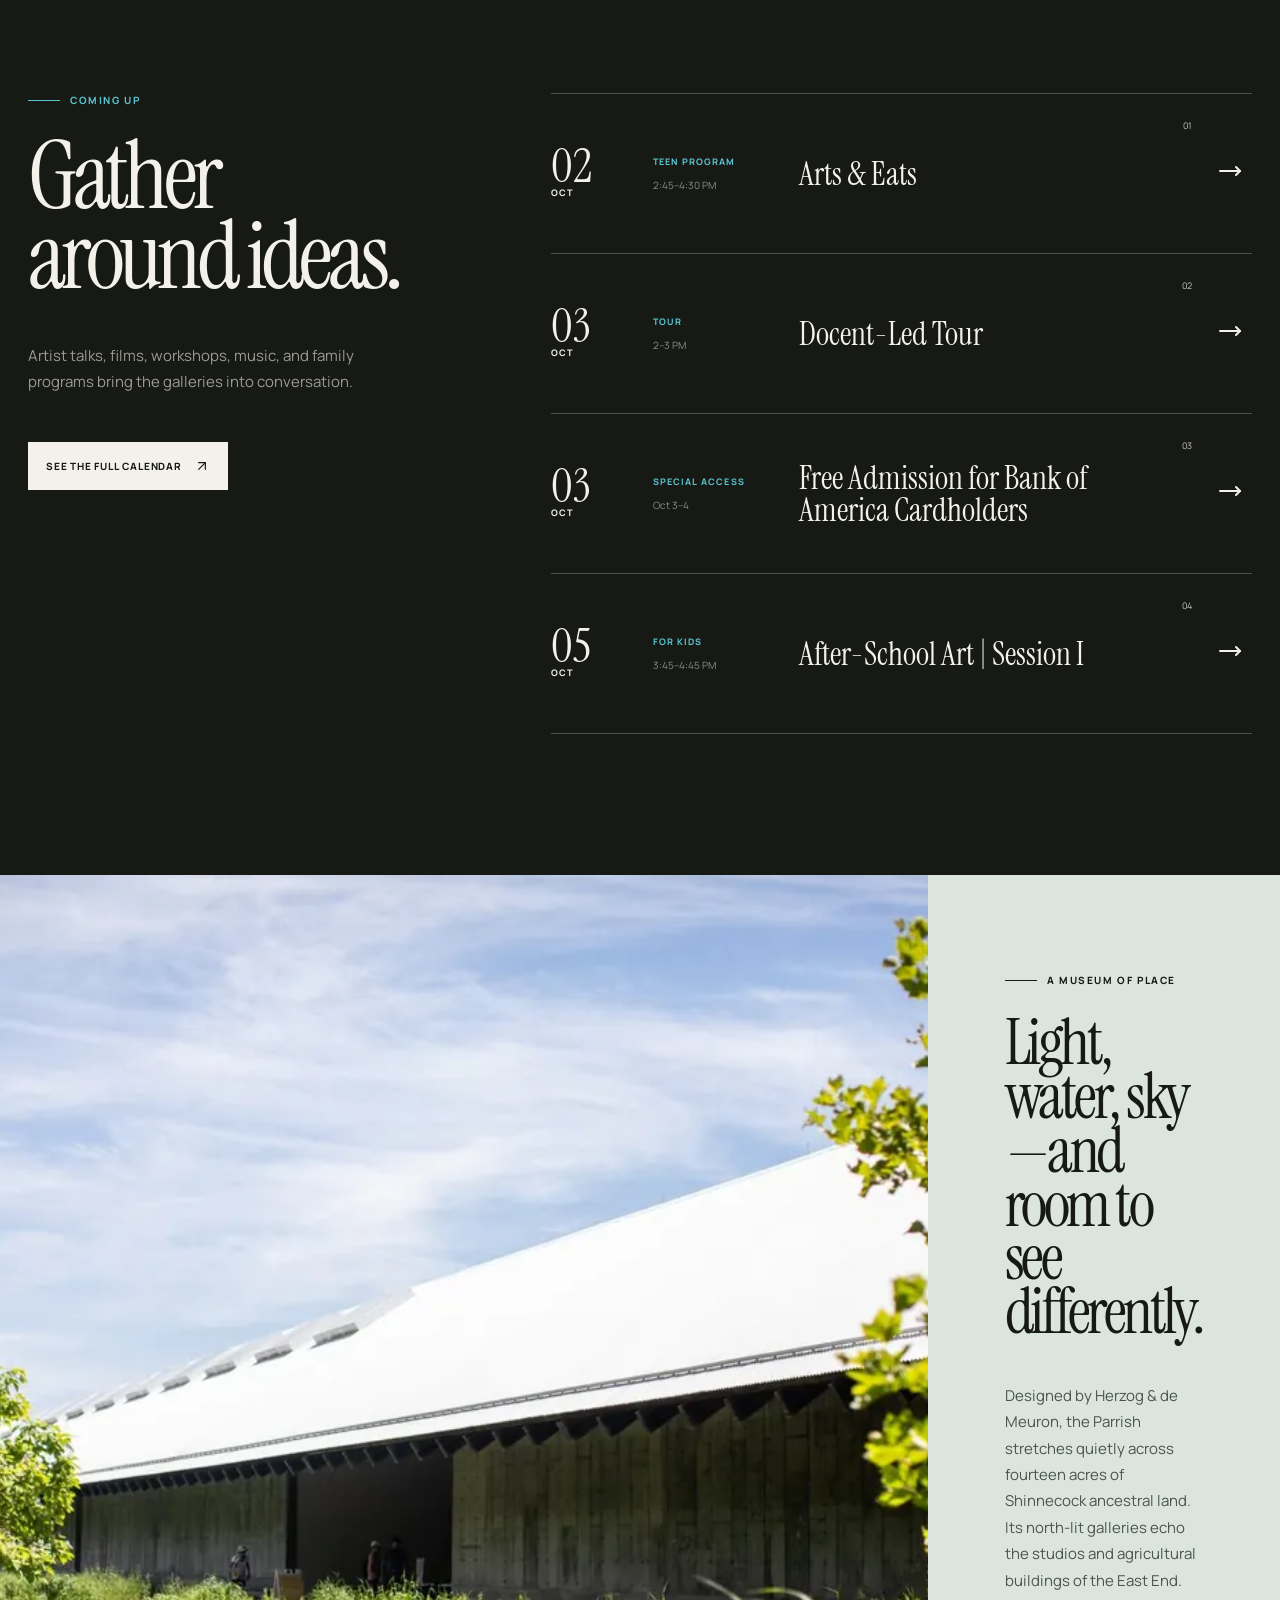
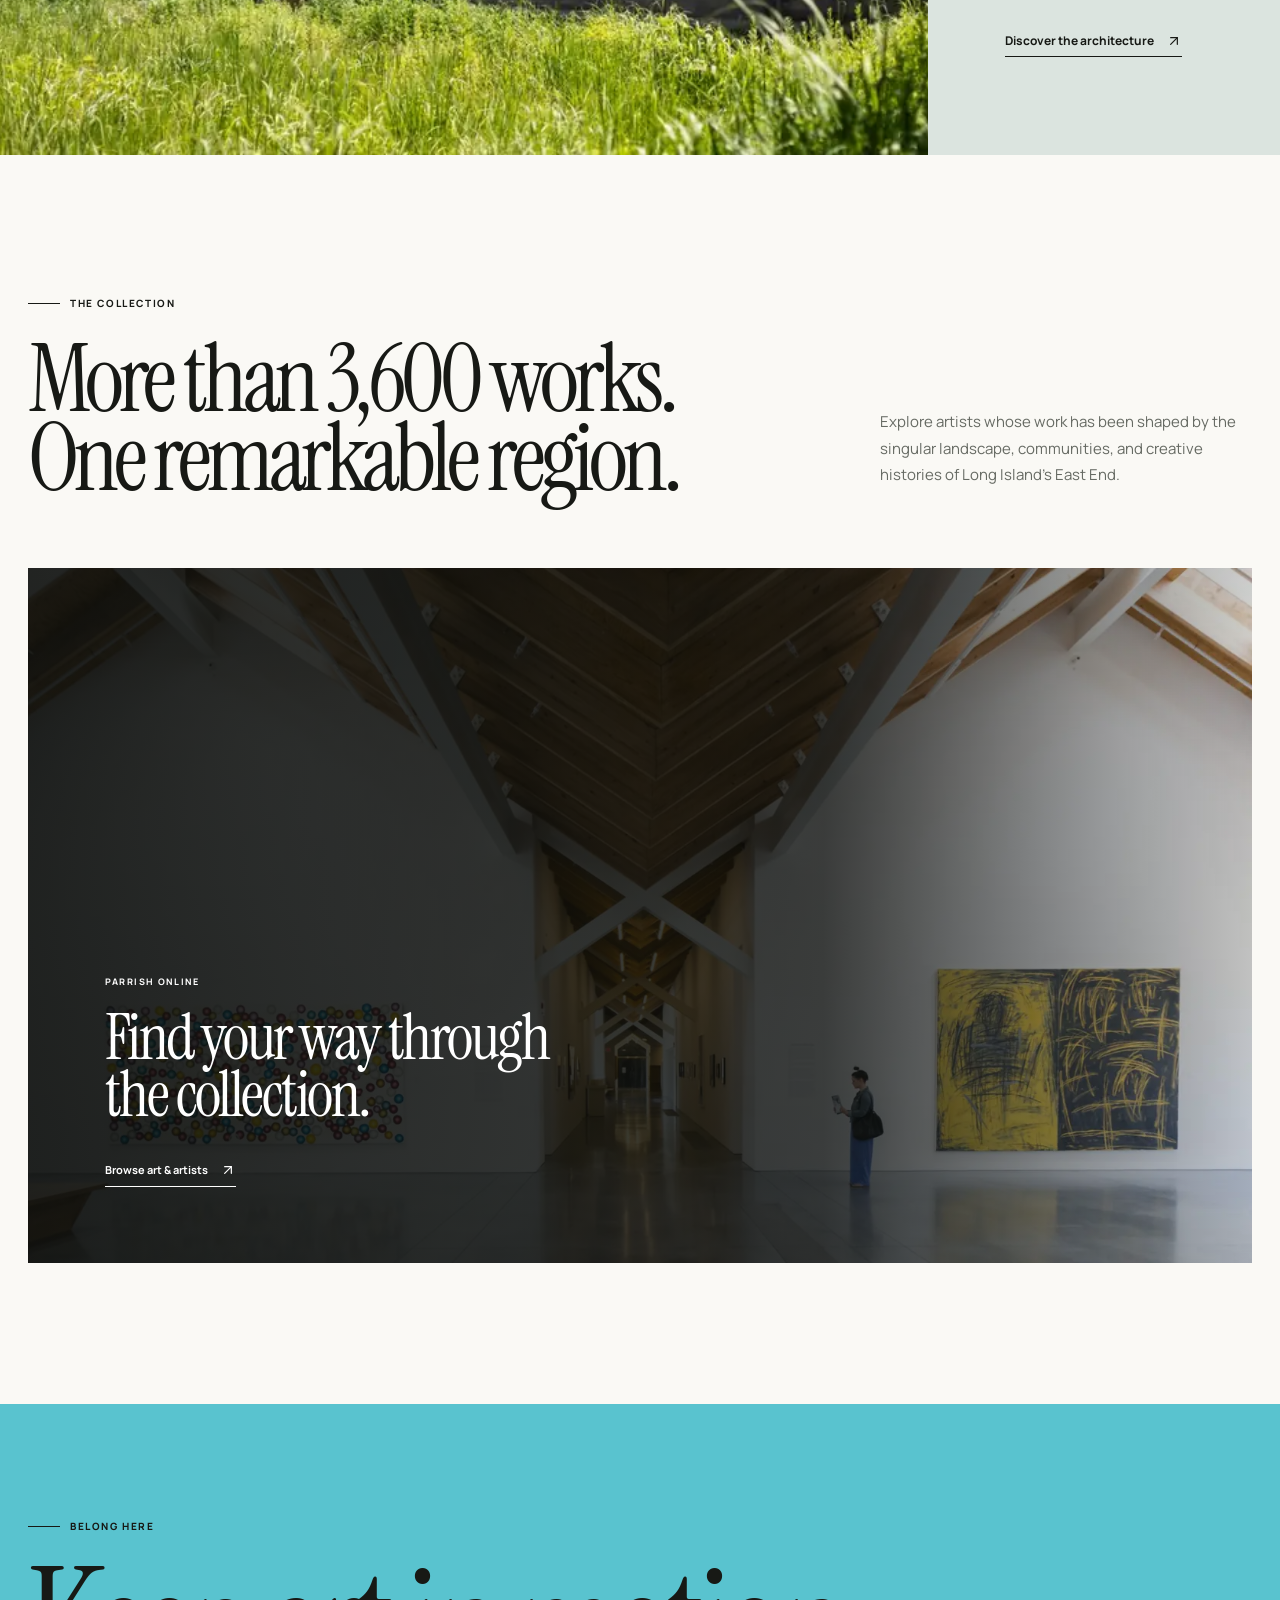
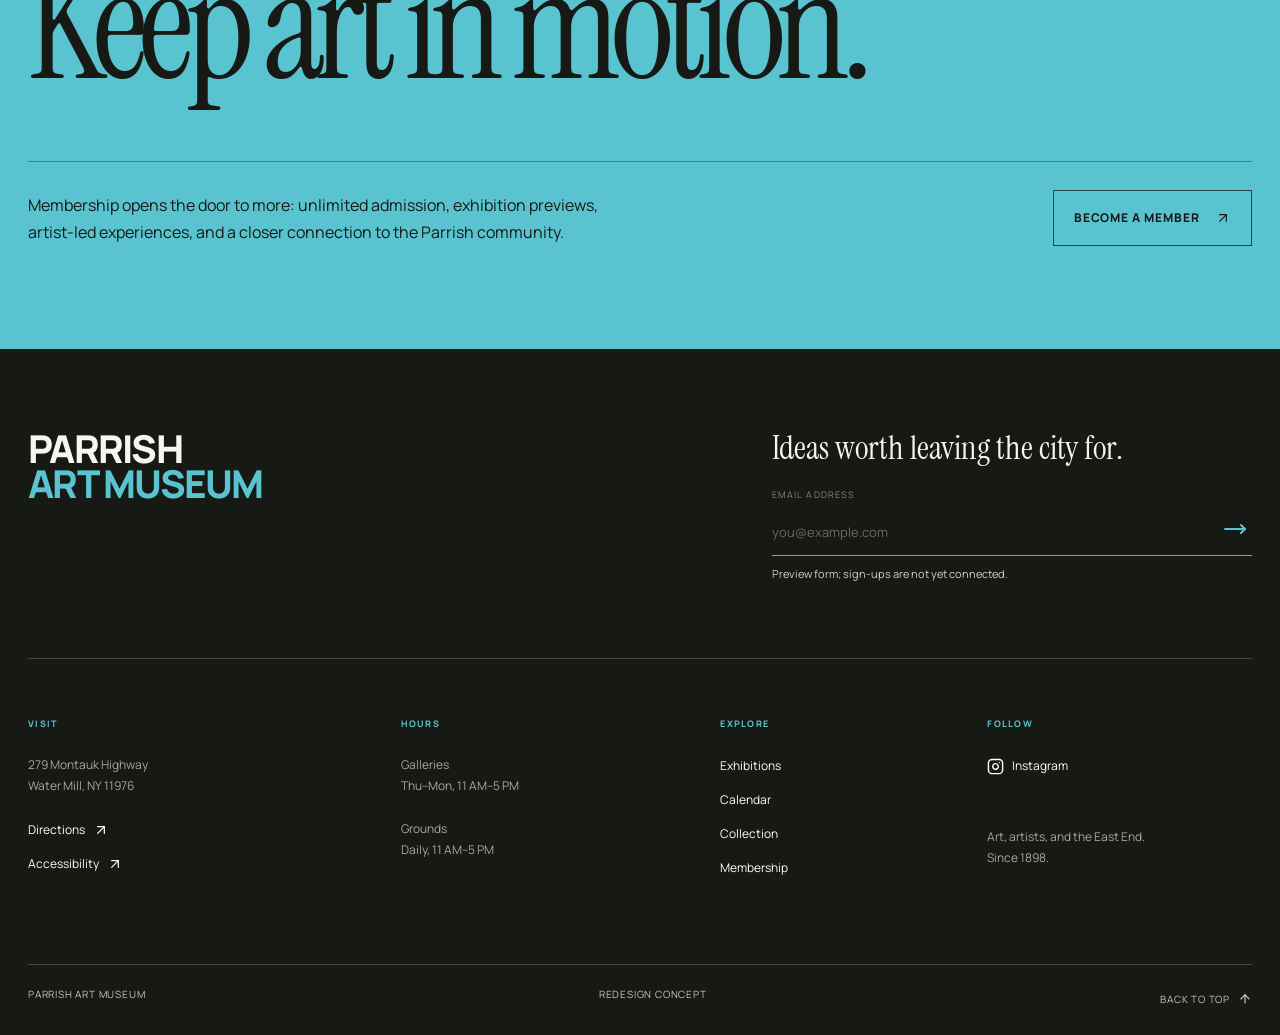
<file: version3/index.html>
<!doctype html>
<html lang="en">
  <head>
    <meta charset="UTF-8" />
    <meta name="viewport" content="width=device-width, initial-scale=1.0" />
    <link rel="icon" href="./favicon.ico" sizes="any" />
    <meta name="theme-color" content="#f1efe8" />
    <meta
      name="description"
      content="A modern editorial redesign concept for the Parrish Art Museum in Water Mill, New York."
    />
    <title>Parrish Art Museum — Art, Artists, and the East End</title>
  <link rel="preload" as="image" href="./images/abstract-expressionism-960.webp"
      imagesrcset="./images/abstract-expressionism-480.webp 480w, ./images/abstract-expressionism-960.webp 960w, ./images/abstract-expressionism-1600.webp 1600w"
      imagesizes="(max-width: 860px) 100vw, 60vw" fetchpriority="high" media="(min-width: 861px)" />
      <script defer src="./interactions.js" integrity="sha256-7Ypsvi1f9y4iBodGr9JAxF6mPBcvvRhcsKO13kt0c4Y=" crossorigin="anonymous"></script>
      <link rel="stylesheet" href="./site.css" media="(min-width: 768px)" integrity="sha256-fR3Py7mXI08fh25is6LX4PMyOQmpa52MTDeV2e6bEaI=" crossorigin="anonymous">
      <style>
        /* Below 768px the desktop build is swapped for the mobile concept ("Parrish Demo - Mobile") */
        @media (max-width:767px){.v-dsk{display:none!important}}
        @media (min-width:768px){.v-mob{display:none!important}}
        [hidden]{display:none!important}
        @font-face{font-family:"Manrope";src:url("./assets/manrope-latin-wght-normal-DHIcAJRg.woff2") format("woff2");font-weight:400 800;font-display:swap}
        @font-face{font-family:"Instrument Serif";src:url("./assets/instrument-serif-latin-400-normal-DnYpCC2O.woff2") format("woff2");font-weight:400;font-display:swap}
        @font-face{font-family:"Instrument Serif";src:url("./assets/instrument-serif-latin-400-italic-DKMiL14s.woff2") format("woff2");font-style:italic;font-weight:400;font-display:swap}
        @media (max-width:767px){
          *{box-sizing:border-box;-webkit-tap-highlight-color:transparent}
          html{scroll-behavior:smooth}
          body{margin:0;background:#f1efe8;color:#171915;font-family:"Manrope",sans-serif;font-size:16px;line-height:1.5;-webkit-font-smoothing:antialiased}
          a{color:#171915}
          a:hover{color:#216d74}
          img{display:block;width:100%}
          section[id]{scroll-margin-top:64px}
        }
        .hv-tealtext:hover{color:#59c3cf!important}
      </style>
    <link rel="preload" href="./assets/instrument-serif-latin-400-normal-DnYpCC2O.woff2" as="font" type="font/woff2" crossorigin />
    <link rel="preload" href="./assets/instrument-serif-latin-400-italic-DKMiL14s.woff2" as="font" type="font/woff2" crossorigin />
  </head>
  <body>
    <div id="root" class="v-dsk"><div id="top" class="site-shell"><a class="skip-link" href="#main">Skip to main content</a><header class="site-header "><div class="header-status"><div class="header-status__inner"><p><span class="status-dot" aria-hidden="true"></span>Galleries open Thu–Mon, 11 AM–5 PM</p><a href="https://parrishart.org/visit/" target="_blank" rel="noreferrer">279 Montauk Highway, Water Mill, NY <svg xmlns="http://www.w3.org/2000/svg" width="16" height="16" viewBox="0 0 24 24" fill="none" stroke="currentColor" stroke-width="1.8" stroke-linecap="round" stroke-linejoin="round" class="lucide lucide-arrow-up-right" aria-hidden="true"><path d="M7 7h10v10"></path><path d="M7 17 17 7"></path></svg></a></div></div><div class="nav-wrap"><a href="#top" class="wordmark " aria-label="Parrish Art Museum, home"><span>PARRISH</span><span>ART MUSEUM</span></a><nav class="desktop-nav" aria-label="Primary navigation"><a href="#exhibitions">On view</a><a href="#visit">Visit</a><a href="#events">Programs &amp; events</a><a href="#collection">Art &amp; artists</a><a href="#about">About</a></nav><div class="nav-actions"><a class="text-link desktop-only" href="https://parrishart.org/support/membership/" target="_blank" rel="noreferrer">Join</a><a class="ticket-button" href="https://parrishart.org/visit/" target="_blank" rel="noreferrer">Tickets <svg xmlns="http://www.w3.org/2000/svg" width="15" height="15" viewBox="0 0 24 24" fill="none" stroke="currentColor" stroke-width="2" stroke-linecap="round" stroke-linejoin="round" class="lucide lucide-ticket" aria-hidden="true"><path d="M2 9a3 3 0 0 1 0 6v2a2 2 0 0 0 2 2h16a2 2 0 0 0 2-2v-2a3 3 0 0 1 0-6V7a2 2 0 0 0-2-2H4a2 2 0 0 0-2 2Z"></path><path d="M13 5v2"></path><path d="M13 17v2"></path><path d="M13 11v2"></path></svg></a><button class="menu-button" type="button" aria-label="Open menu" aria-expanded="false"><svg xmlns="http://www.w3.org/2000/svg" width="24" height="24" viewBox="0 0 24 24" fill="none" stroke="currentColor" stroke-width="2" stroke-linecap="round" stroke-linejoin="round" class="lucide lucide-menu" aria-hidden="true"><line x1="4" x2="20" y1="12" y2="12"></line><line x1="4" x2="20" y1="6" y2="6"></line><line x1="4" x2="20" y1="18" y2="18"></line></svg></button></div></div><div class="mobile-menu " aria-hidden="true"><nav aria-label="Mobile navigation"><a href="#exhibitions"><span>0<!-- -->1</span>On view<svg xmlns="http://www.w3.org/2000/svg" width="24" height="24" viewBox="0 0 24 24" fill="none" stroke="currentColor" stroke-width="2" stroke-linecap="round" stroke-linejoin="round" class="lucide lucide-move-right" aria-hidden="true"><path d="M18 8L22 12L18 16"></path><path d="M2 12H22"></path></svg></a><a href="#visit"><span>0<!-- -->2</span>Visit<svg xmlns="http://www.w3.org/2000/svg" width="24" height="24" viewBox="0 0 24 24" fill="none" stroke="currentColor" stroke-width="2" stroke-linecap="round" stroke-linejoin="round" class="lucide lucide-move-right" aria-hidden="true"><path d="M18 8L22 12L18 16"></path><path d="M2 12H22"></path></svg></a><a href="#events"><span>0<!-- -->3</span>Programs &amp; events<svg xmlns="http://www.w3.org/2000/svg" width="24" height="24" viewBox="0 0 24 24" fill="none" stroke="currentColor" stroke-width="2" stroke-linecap="round" stroke-linejoin="round" class="lucide lucide-move-right" aria-hidden="true"><path d="M18 8L22 12L18 16"></path><path d="M2 12H22"></path></svg></a><a href="#collection"><span>0<!-- -->4</span>Art &amp; artists<svg xmlns="http://www.w3.org/2000/svg" width="24" height="24" viewBox="0 0 24 24" fill="none" stroke="currentColor" stroke-width="2" stroke-linecap="round" stroke-linejoin="round" class="lucide lucide-move-right" aria-hidden="true"><path d="M18 8L22 12L18 16"></path><path d="M2 12H22"></path></svg></a><a href="#about"><span>0<!-- -->5</span>About<svg xmlns="http://www.w3.org/2000/svg" width="24" height="24" viewBox="0 0 24 24" fill="none" stroke="currentColor" stroke-width="2" stroke-linecap="round" stroke-linejoin="round" class="lucide lucide-move-right" aria-hidden="true"><path d="M18 8L22 12L18 16"></path><path d="M2 12H22"></path></svg></a></nav><p>Art, artists, and the East End. Since 1898.</p></div></header><main id="main"><section class="hero" aria-labelledby="hero-title"><div class="hero__copy"><p class="eyebrow reveal reveal--1">Now on view · Through February 14</p><h1 id="hero-title" class="reveal reveal--2">The East End,<br/><em>in abstraction.</em></h1><div class="hero__details reveal reveal--3"><p>A landmark survey tracing how artists transformed the light, land, and creative energy of Long Island’s East End.</p><a class="arrow-link" href="https://parrishart.org/exhibitions/abstract-expressionism/" target="_blank" rel="noreferrer">Explore the exhibition <svg xmlns="http://www.w3.org/2000/svg" width="16" height="16" viewBox="0 0 24 24" fill="none" stroke="currentColor" stroke-width="1.8" stroke-linecap="round" stroke-linejoin="round" class="lucide lucide-arrow-up-right" aria-hidden="true"><path d="M7 7h10v10"></path><path d="M7 17 17 7"></path></svg></a></div><a href="#exhibitions" class="hero__scroll reveal reveal--4" aria-label="Scroll to exhibitions"><svg xmlns="http://www.w3.org/2000/svg" width="18" height="18" viewBox="0 0 24 24" fill="none" stroke="currentColor" stroke-width="2" stroke-linecap="round" stroke-linejoin="round" class="lucide lucide-arrow-down" aria-hidden="true"><path d="M12 5v14"></path><path d="m19 12-7 7-7-7"></path></svg>What’s on</a></div><div class="hero__visual reveal reveal--2"><img src="./images/abstract-expressionism-1600.webp" srcSet="./images/abstract-expressionism-480.webp 480w, ./images/abstract-expressionism-960.webp 960w, ./images/abstract-expressionism-1600.webp 1600w" sizes="(max-width: 860px) 100vw, 60vw" fetchPriority="high" decoding="async" alt="Expressive abstract painting featured in The East End, 1940 to Today"/><p class="image-caption">Abstract Expressionism: The East End, 1940 to Today</p><div class="hero__date-card"><span>On view</span><strong>SEP 27</strong><span>2026</span><span class="date-card__rule"></span><strong>FEB 14</strong><span>2027</span></div></div></section><section id="visit" class="visit-strip" aria-label="Plan your visit"><div class="visit-strip__lead"><span class="section-number">VISIT / 01</span><h2>Plan a day shaped by art.</h2></div><div class="visit-strip__item"><svg xmlns="http://www.w3.org/2000/svg" width="24" height="24" viewBox="0 0 24 24" fill="none" stroke="currentColor" stroke-width="2" stroke-linecap="round" stroke-linejoin="round" class="lucide lucide-clock3" aria-hidden="true"><circle cx="12" cy="12" r="10"></circle><polyline points="12 6 12 12 16.5 12"></polyline></svg><div><span>Gallery hours</span><strong>Thu–Mon, 11 AM–5 PM</strong><small>Grounds open daily</small></div></div><div class="visit-strip__item"><svg xmlns="http://www.w3.org/2000/svg" width="24" height="24" viewBox="0 0 24 24" fill="none" stroke="currentColor" stroke-width="2" stroke-linecap="round" stroke-linejoin="round" class="lucide lucide-map-pin" aria-hidden="true"><path d="M20 10c0 4.993-5.539 10.193-7.399 11.799a1 1 0 0 1-1.202 0C9.539 20.193 4 14.993 4 10a8 8 0 0 1 16 0"></path><circle cx="12" cy="10" r="3"></circle></svg><div><span>Water Mill, New York</span><strong>14 acres of art &amp; meadow</strong><small>90 minutes from Manhattan</small></div></div><a class="visit-strip__cta" href="https://parrishart.org/visit/" target="_blank" rel="noreferrer">Plan your visit <svg xmlns="http://www.w3.org/2000/svg" width="16" height="16" viewBox="0 0 24 24" fill="none" stroke="currentColor" stroke-width="1.8" stroke-linecap="round" stroke-linejoin="round" class="lucide lucide-arrow-up-right" aria-hidden="true"><path d="M7 7h10v10"></path><path d="M7 17 17 7"></path></svg></a></section><section id="exhibitions" class="exhibitions-section section-pad"><div class="section-heading"><p class="eyebrow">Now at the Parrish</p><h2>Art in a new light.</h2><a class="arrow-link" href="https://parrishart.org/on-view/" target="_blank" rel="noreferrer">View all exhibitions <svg xmlns="http://www.w3.org/2000/svg" width="16" height="16" viewBox="0 0 24 24" fill="none" stroke="currentColor" stroke-width="1.8" stroke-linecap="round" stroke-linejoin="round" class="lucide lucide-arrow-up-right" aria-hidden="true"><path d="M7 7h10v10"></path><path d="M7 17 17 7"></path></svg></a></div><div class="exhibition-grid"><a class="exhibition-card exhibition-card--wide" href="https://parrishart.org/exhibitions/abstract-expressionism/" target="_blank" rel="noreferrer"><div class="exhibition-card__image"><img src="./images/abstract-expressionism-960.webp" alt="Expressive abstract painting in black, white, orange, and blue" loading="lazy" decoding="async"/><span>01</span></div><div class="exhibition-card__meta"><p><span class="status-dot"></span>On view</p><p>Sep 27, 2026 — Feb 14, 2027</p></div><h3>Abstract Expressionism: The East End, 1940 to Today</h3><div class="exhibition-card__arrow"><svg xmlns="http://www.w3.org/2000/svg" width="16" height="16" viewBox="0 0 24 24" fill="none" stroke="currentColor" stroke-width="1.8" stroke-linecap="round" stroke-linejoin="round" class="lucide lucide-arrow-up-right" aria-hidden="true"><path d="M7 7h10v10"></path><path d="M7 17 17 7"></path></svg></div></a><a class="exhibition-card exhibition-card--tall" href="https://parrishart.org/on-view/" target="_blank" rel="noreferrer"><div class="exhibition-card__image"><img src="./images/flower-nest-960.webp" alt="Living sculpture formed from trees and woven branches against a blue sky" loading="lazy" decoding="async"/><span>02</span></div><div class="exhibition-card__meta"><p><span class="status-dot"></span>On view</p><p>Through November 30, 2026</p></div><h3>Mamoun Nukumanu: Flower Nest, PEACE ON EARTH, and Emperor of Gladness</h3><div class="exhibition-card__arrow"><svg xmlns="http://www.w3.org/2000/svg" width="16" height="16" viewBox="0 0 24 24" fill="none" stroke="currentColor" stroke-width="1.8" stroke-linecap="round" stroke-linejoin="round" class="lucide lucide-arrow-up-right" aria-hidden="true"><path d="M7 7h10v10"></path><path d="M7 17 17 7"></path></svg></div></a><a class="exhibition-card exhibition-card--wide" href="https://parrishart.org/on-view/" target="_blank" rel="noreferrer"><div class="exhibition-card__image"><img src="./images/until-the-moon-960.webp" alt="A bright Parrish gallery with contemporary sculpture and works on paper" loading="lazy" decoding="async"/><span>03</span></div><div class="exhibition-card__meta"><p><span class="status-dot"></span>On view</p><p>Across the galleries</p></div><h3>UNTIL THE MOON COMES OVER THE MOUNTAIN</h3><div class="exhibition-card__arrow"><svg xmlns="http://www.w3.org/2000/svg" width="16" height="16" viewBox="0 0 24 24" fill="none" stroke="currentColor" stroke-width="1.8" stroke-linecap="round" stroke-linejoin="round" class="lucide lucide-arrow-up-right" aria-hidden="true"><path d="M7 7h10v10"></path><path d="M7 17 17 7"></path></svg></div></a></div></section><section id="events" class="events-section section-pad"><div class="events-intro"><p class="eyebrow">Coming up</p><h2>Gather around ideas.</h2><p>Artist talks, films, workshops, music, and family programs bring the galleries into conversation.</p><a class="button-light" href="https://parrishart.org/calendar/list/" target="_blank" rel="noreferrer">See the full calendar <svg xmlns="http://www.w3.org/2000/svg" width="16" height="16" viewBox="0 0 24 24" fill="none" stroke="currentColor" stroke-width="1.8" stroke-linecap="round" stroke-linejoin="round" class="lucide lucide-arrow-up-right" aria-hidden="true"><path d="M7 7h10v10"></path><path d="M7 17 17 7"></path></svg></a></div><div class="event-list"><a href="https://parrishart.org/event/arts-eats-2026-2027/" target="_blank" rel="noreferrer" class="event-row"><div class="event-date"><strong>02</strong><span>OCT</span></div><div class="event-type"><span>Teen program</span><small>2:45–4:30 PM</small></div><h3>Arts &amp; Eats</h3><span class="event-index">0<!-- -->1</span><div class="event-arrow"><svg xmlns="http://www.w3.org/2000/svg" width="24" height="24" viewBox="0 0 24 24" fill="none" stroke="currentColor" stroke-width="2" stroke-linecap="round" stroke-linejoin="round" class="lucide lucide-move-right" aria-hidden="true"><path d="M18 8L22 12L18 16"></path><path d="M2 12H22"></path></svg></div></a><a href="https://parrishart.org/event/docent-led-tours/2026-10-03/" target="_blank" rel="noreferrer" class="event-row"><div class="event-date"><strong>03</strong><span>OCT</span></div><div class="event-type"><span>Tour</span><small>2–3 PM</small></div><h3>Docent-Led Tour</h3><span class="event-index">0<!-- -->2</span><div class="event-arrow"><svg xmlns="http://www.w3.org/2000/svg" width="24" height="24" viewBox="0 0 24 24" fill="none" stroke="currentColor" stroke-width="2" stroke-linecap="round" stroke-linejoin="round" class="lucide lucide-move-right" aria-hidden="true"><path d="M18 8L22 12L18 16"></path><path d="M2 12H22"></path></svg></div></a><a href="https://parrishart.org/event/free-admission-bank-of-america-cardholders-employees-4/2026-10-03/" target="_blank" rel="noreferrer" class="event-row"><div class="event-date"><strong>03</strong><span>OCT</span></div><div class="event-type"><span>Special access</span><small>Oct 3–4</small></div><h3>Free Admission for Bank of America Cardholders</h3><span class="event-index">0<!-- -->3</span><div class="event-arrow"><svg xmlns="http://www.w3.org/2000/svg" width="24" height="24" viewBox="0 0 24 24" fill="none" stroke="currentColor" stroke-width="2" stroke-linecap="round" stroke-linejoin="round" class="lucide lucide-move-right" aria-hidden="true"><path d="M18 8L22 12L18 16"></path><path d="M2 12H22"></path></svg></div></a><a href="https://parrishart.org/event/after-school-art-session-i-fall-2026/2026-10-05/" target="_blank" rel="noreferrer" class="event-row"><div class="event-date"><strong>05</strong><span>OCT</span></div><div class="event-type"><span>For kids</span><small>3:45–4:45 PM</small></div><h3>After-School Art | Session I</h3><span class="event-index">0<!-- -->4</span><div class="event-arrow"><svg xmlns="http://www.w3.org/2000/svg" width="24" height="24" viewBox="0 0 24 24" fill="none" stroke="currentColor" stroke-width="2" stroke-linecap="round" stroke-linejoin="round" class="lucide lucide-move-right" aria-hidden="true"><path d="M18 8L22 12L18 16"></path><path d="M2 12H22"></path></svg></div></a></div></section><section id="about" class="architecture-section"><div class="architecture-section__image"><img src="./images/architecture-meadow-960.webp" loading="lazy" decoding="async" alt="The long, low Parrish Art Museum building set in a meadow"/></div><div class="architecture-section__copy"><p class="eyebrow">A museum of place</p><h2>Light, water, sky—and room to see differently.</h2><p>Designed by Herzog &amp; de Meuron, the Parrish stretches quietly across fourteen acres of Shinnecock ancestral land. Its north-lit galleries echo the studios and agricultural buildings of the East End.</p><a class="arrow-link" href="https://parrishart.org/about/architecture/" target="_blank" rel="noreferrer">Discover the architecture <svg xmlns="http://www.w3.org/2000/svg" width="16" height="16" viewBox="0 0 24 24" fill="none" stroke="currentColor" stroke-width="1.8" stroke-linecap="round" stroke-linejoin="round" class="lucide lucide-arrow-up-right" aria-hidden="true"><path d="M7 7h10v10"></path><path d="M7 17 17 7"></path></svg></a></div></section><section id="collection" class="collection-section section-pad"><div class="collection-section__top"><div><p class="eyebrow">The collection</p><h2>More than 3,600 works.<br/>One remarkable region.</h2></div><p>Explore artists whose work has been shaped by the singular landscape, communities, and creative histories of Long Island’s East End.</p></div><div class="collection-feature"><img src="./images/gallery-interior-1600.webp" loading="lazy" decoding="async" alt="Sky-lit interior gallery at the Parrish Art Museum"/><div class="collection-feature__overlay"><p>Parrish Online</p><h3>Find your way through the collection.</h3><a href="https://parrishart.org/art-artists/" target="_blank" rel="noreferrer">Browse art &amp; artists <svg xmlns="http://www.w3.org/2000/svg" width="16" height="16" viewBox="0 0 24 24" fill="none" stroke="currentColor" stroke-width="1.8" stroke-linecap="round" stroke-linejoin="round" class="lucide lucide-arrow-up-right" aria-hidden="true"><path d="M7 7h10v10"></path><path d="M7 17 17 7"></path></svg></a></div></div></section><section class="membership-section section-pad"><p class="eyebrow">Belong here</p><h2>Keep art in motion.</h2><div class="membership-section__bottom"><p>Membership opens the door to more: unlimited admission, exhibition previews, artist-led experiences, and a closer connection to the Parrish community.</p><a href="https://parrishart.org/support/membership/" target="_blank" rel="noreferrer">Become a member <svg xmlns="http://www.w3.org/2000/svg" width="16" height="16" viewBox="0 0 24 24" fill="none" stroke="currentColor" stroke-width="1.8" stroke-linecap="round" stroke-linejoin="round" class="lucide lucide-arrow-up-right" aria-hidden="true"><path d="M7 7h10v10"></path><path d="M7 17 17 7"></path></svg></a></div></section></main><footer class="site-footer"><div class="footer-top"><a href="#top" class="wordmark wordmark--inverse" aria-label="Parrish Art Museum, home"><span>PARRISH</span><span>ART MUSEUM</span></a><div class="footer-newsletter"><p>Ideas worth leaving the city for.</p><form><label for="email">Email address</label><div class="email-field"><input id="email" type="email" autoComplete="email" placeholder="you@example.com" aria-describedby="newsletter-disclaimer" disabled="" required="" name="email"/><button type="submit" aria-label="Subscribe to newsletter" disabled=""><svg xmlns="http://www.w3.org/2000/svg" width="24" height="24" viewBox="0 0 24 24" fill="none" stroke="currentColor" stroke-width="2" stroke-linecap="round" stroke-linejoin="round" class="lucide lucide-move-right"><path d="M18 8L22 12L18 16"></path><path d="M2 12H22"></path></svg></button></div><p id="newsletter-disclaimer" class="newsletter-disclaimer">Preview form; sign-ups are not yet connected.</p><p role="status" aria-live="polite" class="newsletter-status"></p></form></div></div><div class="footer-grid"><div><span>Visit</span><address>279 Montauk Highway<br/>Water Mill, NY 11976</address><a href="https://parrishart.org/visit/" target="_blank" rel="noreferrer">Directions <svg xmlns="http://www.w3.org/2000/svg" width="16" height="16" viewBox="0 0 24 24" fill="none" stroke="currentColor" stroke-width="1.8" stroke-linecap="round" stroke-linejoin="round" class="lucide lucide-arrow-up-right" aria-hidden="true"><path d="M7 7h10v10"></path><path d="M7 17 17 7"></path></svg></a><a href="https://parrishart.org/visit/accessibility/" target="_blank" rel="noreferrer">Accessibility <svg xmlns="http://www.w3.org/2000/svg" width="16" height="16" viewBox="0 0 24 24" fill="none" stroke="currentColor" stroke-width="1.8" stroke-linecap="round" stroke-linejoin="round" class="lucide lucide-arrow-up-right" aria-hidden="true"><path d="M7 7h10v10"></path><path d="M7 17 17 7"></path></svg></a></div><div><span>Hours</span><p>Galleries<br/>Thu–Mon, 11 AM–5 PM</p><p>Grounds<br/>Daily, 11 AM–5 PM</p></div><div><span>Explore</span><a href="#exhibitions">Exhibitions</a><a href="#events">Calendar</a><a href="#collection">Collection</a><a href="https://parrishart.org/support/membership/" target="_blank" rel="noreferrer">Membership</a></div><div><span>Follow</span><a href="https://www.instagram.com/parrishartmuseum/" target="_blank" rel="noreferrer"><svg xmlns="http://www.w3.org/2000/svg" width="17" height="17" viewBox="0 0 24 24" fill="none" stroke="currentColor" stroke-width="2" stroke-linecap="round" stroke-linejoin="round" class="lucide lucide-instagram"><rect width="20" height="20" x="2" y="2" rx="5" ry="5"></rect><path d="M16 11.37A4 4 0 1 1 12.63 8 4 4 0 0 1 16 11.37z"></path><line x1="17.5" x2="17.51" y1="6.5" y2="6.5"></line></svg> Instagram</a><p class="footer-note">Art, artists, and the East End.<br/>Since 1898.</p></div></div><div class="footer-bottom"><p>Parrish Art Museum</p><p>Redesign concept</p><a href="#top">Back to top <svg xmlns="http://www.w3.org/2000/svg" width="14" height="14" viewBox="0 0 24 24" fill="none" stroke="currentColor" stroke-width="2" stroke-linecap="round" stroke-linejoin="round" class="lucide lucide-arrow-down back-to-top"><path d="M12 5v14"></path><path d="m19 12-7 7-7-7"></path></svg></a></div></footer></div></div>

<!-- ===================== Mobile concept (Parrish Demo - Mobile) ===================== -->
<div id="m-top" class="v-mob" style="background:#f1efe8;overflow:clip;padding-bottom:72px">

<header style="position:sticky;top:0;z-index:50;background:rgba(241,239,232,.95);backdrop-filter:blur(14px);-webkit-backdrop-filter:blur(14px);border-bottom:1px solid rgba(23,25,21,.2)">
  <div style="background:#171915;color:#f7f5ef;font-size:10px;letter-spacing:.09em;text-transform:uppercase;padding:7px 20px;display:flex;align-items:center;gap:8px"><span style="width:7px;height:7px;border-radius:50%;background:#59c3cf"></span>Open Thu–Mon, 11–5</div>
  <div style="height:60px;padding:0 8px 0 20px;display:flex;align-items:center;justify-content:space-between">
    <a href="#m-top" style="display:inline-flex;flex-direction:column;text-decoration:none;color:#171915;font-size:15px;font-weight:800;line-height:.92;letter-spacing:-.045em"><span>PARRISH</span><span style="color:#216d74">ART MUSEUM</span></a>
    <button type="button" data-m-menu aria-label="Open menu" style="width:48px;height:48px;border:0;background:transparent;display:grid;place-items:center;cursor:pointer;color:#171915"><svg width="24" height="24" viewBox="0 0 24 24" fill="none" stroke="currentColor" stroke-width="1.8" stroke-linecap="round"><path d="M3 8h18"></path><path d="M3 16h18"></path></svg></button>
  </div>
</header>

<div id="m-menu" hidden style="position:fixed;inset:0;z-index:80;background:#171915;color:#f3f1ea;display:flex;flex-direction:column;overflow:auto">
  <div style="height:60px;margin-top:27px;padding:0 8px 0 20px;display:flex;align-items:center;justify-content:space-between;border-bottom:1px solid rgba(255,255,255,.2)">
    <span style="display:inline-flex;flex-direction:column;font-size:15px;font-weight:800;line-height:.92;letter-spacing:-.045em"><span>PARRISH</span><span style="color:#59c3cf">ART MUSEUM</span></span>
    <button type="button" data-m-menu aria-label="Close menu" style="width:48px;height:48px;border:0;background:transparent;display:grid;place-items:center;cursor:pointer;color:#f3f1ea"><svg width="24" height="24" viewBox="0 0 24 24" fill="none" stroke="currentColor" stroke-width="1.8" stroke-linecap="round"><path d="M5 5l14 14"></path><path d="M19 5 5 19"></path></svg></button>
  </div>
  <nav style="display:flex;flex-direction:column;padding:12px 20px">
    <a href="#m-exhibitions" data-m-close style="display:flex;justify-content:space-between;align-items:baseline;padding:18px 0;border-bottom:1px solid rgba(255,255,255,.16);color:#f3f1ea;text-decoration:none;font-family:'Instrument Serif',Georgia,serif;font-size:40px;line-height:1;letter-spacing:-.03em"><span>On view</span><span style="font-family:Manrope,sans-serif;font-size:11px;font-weight:700;color:#59c3cf;letter-spacing:.1em">01</span></a>
    <a href="#m-visit" data-m-close style="display:flex;justify-content:space-between;align-items:baseline;padding:18px 0;border-bottom:1px solid rgba(255,255,255,.16);color:#f3f1ea;text-decoration:none;font-family:'Instrument Serif',Georgia,serif;font-size:40px;line-height:1;letter-spacing:-.03em"><span>Visit</span><span style="font-family:Manrope,sans-serif;font-size:11px;font-weight:700;color:#59c3cf;letter-spacing:.1em">02</span></a>
    <a href="#m-events" data-m-close style="display:flex;justify-content:space-between;align-items:baseline;padding:18px 0;border-bottom:1px solid rgba(255,255,255,.16);color:#f3f1ea;text-decoration:none;font-family:'Instrument Serif',Georgia,serif;font-size:40px;line-height:1;letter-spacing:-.03em"><span>Events</span><span style="font-family:Manrope,sans-serif;font-size:11px;font-weight:700;color:#59c3cf;letter-spacing:.1em">03</span></a>
    <a href="#m-collection" data-m-close style="display:flex;justify-content:space-between;align-items:baseline;padding:18px 0;border-bottom:1px solid rgba(255,255,255,.16);color:#f3f1ea;text-decoration:none;font-family:'Instrument Serif',Georgia,serif;font-size:40px;line-height:1;letter-spacing:-.03em"><span>Collection</span><span style="font-family:Manrope,sans-serif;font-size:11px;font-weight:700;color:#59c3cf;letter-spacing:.1em">04</span></a>
    <a href="#m-about" data-m-close style="display:flex;justify-content:space-between;align-items:baseline;padding:18px 0;border-bottom:1px solid rgba(255,255,255,.16);color:#f3f1ea;text-decoration:none;font-family:'Instrument Serif',Georgia,serif;font-size:40px;line-height:1;letter-spacing:-.03em"><span>About</span><span style="font-family:Manrope,sans-serif;font-size:11px;font-weight:700;color:#59c3cf;letter-spacing:.1em">05</span></a>
  </nav>
  <div style="margin-top:auto;padding:24px 20px 32px;display:grid;gap:12px">
    <p style="margin:0;color:rgba(243,241,234,.7);font-size:13px;line-height:1.6">279 Montauk Highway, Water Mill, NY<br/>Galleries Thu–Mon, 11 AM–5 PM</p>
    <a href="https://parrishart.org/visit/" target="_blank" rel="noreferrer" style="height:56px;display:flex;align-items:center;justify-content:center;background:#59c3cf;color:#171915;text-decoration:none;font-size:12px;font-weight:750;text-transform:uppercase;letter-spacing:.08em">Get tickets</a>
  </div>
</div>

<main>
<section data-screen-label="Hero">
  <div style="padding:40px 20px 32px">
    <p style="margin:0 0 20px;display:flex;align-items:center;gap:10px;font-size:10px;font-weight:750;letter-spacing:.16em;text-transform:uppercase"><span style="width:24px;height:1px;background:#171915"></span>Now on view</p>
    <h1 data-reveal="" style="margin:0;font-family:'Instrument Serif',Georgia,serif;font-size:clamp(3.4rem,16vw,5rem);font-weight:400;line-height:.86;letter-spacing:-.05em">The East End,<br/><em style="color:#216d74">in abstraction.</em></h1>
    <p data-reveal="" style="margin:24px 0 0;font-size:15px;line-height:1.65;color:#4f534b;text-wrap:pretty">A landmark survey tracing how artists transformed the light, land, and creative energy of Long Island’s East End.</p>
  </div>
  <div style="position:relative;aspect-ratio:4/5;overflow:hidden;background:#23231f">
    <img src="./images/abstract-expressionism-960.webp" alt="Expressive abstract painting featured in The East End, 1940 to Today" data-parallax="0.08" style="position:absolute;inset:0;height:100%;object-fit:cover;object-position:48% 50%;will-change:transform"/>
    <div style="position:absolute;top:16px;left:16px;background:#59c3cf;color:#171915;padding:12px 14px;display:flex;align-items:center;gap:12px">
      <span style="font-family:'Instrument Serif',Georgia,serif;font-size:22px;line-height:1">Sep 27</span><span style="width:16px;height:1px;background:#171915"></span><span style="font-family:'Instrument Serif',Georgia,serif;font-size:22px;line-height:1">Feb 14</span>
    </div>
    <p style="position:absolute;left:16px;right:16px;bottom:16px;margin:0;padding:5px 8px;background:rgba(0,0,0,.86);color:#fff;font-size:10px;letter-spacing:.06em;text-transform:uppercase;justify-self:start;width:max-content;max-width:calc(100% - 32px)">Abstract Expressionism, 1940 to Today</p>
  </div>
  <a href="https://parrishart.org/exhibitions/abstract-expressionism/" target="_blank" rel="noreferrer" style="height:64px;padding:0 20px;display:flex;align-items:center;justify-content:space-between;background:#171915;color:#f3f1ea;text-decoration:none;font-size:12px;font-weight:750;text-transform:uppercase;letter-spacing:.08em">Explore the exhibition <svg width="18" height="18" viewBox="0 0 24 24" fill="none" stroke="currentColor" stroke-width="1.8" stroke-linecap="round" stroke-linejoin="round"><path d="M5 12h14"></path><path d="m12 5 7 7-7 7"></path></svg></a>
</section>

<div data-screen-label="Ticker" aria-hidden="true" style="overflow:hidden;background:#f1efe8;border-bottom:1px solid rgba(23,25,21,.2);padding:16px 0"><div id="m-marq" style="display:flex;width:max-content;will-change:transform">
  <span style="display:flex;align-items:center;gap:28px;padding-right:28px;white-space:nowrap"><em style="font-family:'Instrument Serif',Georgia,serif;font-size:26px;line-height:1">Abstract Expressionism: The East End</em><span style="width:7px;height:7px;border-radius:50%;background:#59c3cf"></span></span>
  <span style="display:flex;align-items:center;gap:28px;padding-right:28px;white-space:nowrap"><em style="font-family:'Instrument Serif',Georgia,serif;font-size:26px;line-height:1">Mamoun Nukumanu: Flower Nest</em><span style="width:7px;height:7px;border-radius:50%;background:#59c3cf"></span></span>
  <span style="display:flex;align-items:center;gap:28px;padding-right:28px;white-space:nowrap"><em style="font-family:'Instrument Serif',Georgia,serif;font-size:26px;line-height:1">Until the Moon Comes Over the Mountain</em><span style="width:7px;height:7px;border-radius:50%;background:#59c3cf"></span></span>
  <span style="display:flex;align-items:center;gap:28px;padding-right:28px;white-space:nowrap"><em style="font-family:'Instrument Serif',Georgia,serif;font-size:26px;line-height:1">Fourteen acres of art &amp; meadow</em><span style="width:7px;height:7px;border-radius:50%;background:#59c3cf"></span></span>
  <span style="display:flex;align-items:center;gap:28px;padding-right:28px;white-space:nowrap"><em style="font-family:'Instrument Serif',Georgia,serif;font-size:26px;line-height:1">Abstract Expressionism: The East End</em><span style="width:7px;height:7px;border-radius:50%;background:#59c3cf"></span></span>
  <span style="display:flex;align-items:center;gap:28px;padding-right:28px;white-space:nowrap"><em style="font-family:'Instrument Serif',Georgia,serif;font-size:26px;line-height:1">Mamoun Nukumanu: Flower Nest</em><span style="width:7px;height:7px;border-radius:50%;background:#59c3cf"></span></span>
  <span style="display:flex;align-items:center;gap:28px;padding-right:28px;white-space:nowrap"><em style="font-family:'Instrument Serif',Georgia,serif;font-size:26px;line-height:1">Until the Moon Comes Over the Mountain</em><span style="width:7px;height:7px;border-radius:50%;background:#59c3cf"></span></span>
  <span style="display:flex;align-items:center;gap:28px;padding-right:28px;white-space:nowrap"><em style="font-family:'Instrument Serif',Georgia,serif;font-size:26px;line-height:1">Fourteen acres of art &amp; meadow</em><span style="width:7px;height:7px;border-radius:50%;background:#59c3cf"></span></span>
</div></div>

<section id="m-visit" data-screen-label="Visit" style="background:#fbfaf6;border-bottom:1px solid rgba(23,25,21,.2)">
  <div style="padding:40px 20px 28px">
    <span style="font-size:9px;font-weight:750;letter-spacing:.14em">VISIT / 01</span>
    <h2 data-reveal="" style="margin:16px 0 0;font-family:'Instrument Serif',Georgia,serif;font-size:40px;font-weight:400;line-height:.96;letter-spacing:-.04em">Plan a day shaped by art.</h2>
  </div>
  <div style="display:grid;grid-template-columns:1fr 1fr;border-top:1px solid rgba(23,25,21,.2)">
    <div style="padding:20px;border-right:1px solid rgba(23,25,21,.2);display:grid;gap:6px"><span style="color:#6c7068;font-size:11px">Gallery hours</span><strong style="font-size:14px;line-height:1.3">Thu–Mon<br/>11 AM–5 PM</strong></div>
    <div style="padding:20px;display:grid;gap:6px"><span style="color:#6c7068;font-size:11px">Water Mill, NY</span><strong style="font-size:14px;line-height:1.3">14 acres of<br/>art &amp; meadow</strong></div>
  </div>
  <a href="https://parrishart.org/visit/" target="_blank" rel="noreferrer" style="height:64px;padding:0 20px;display:flex;align-items:center;justify-content:space-between;background:#59c3cf;color:#171915;text-decoration:none;font-size:12px;font-weight:750;text-transform:uppercase;letter-spacing:.08em">Plan your visit <svg width="18" height="18" viewBox="0 0 24 24" fill="none" stroke="currentColor" stroke-width="1.8" stroke-linecap="round" stroke-linejoin="round"><path d="M5 12h14"></path><path d="m12 5 7 7-7 7"></path></svg></a>
</section>

<section id="m-exhibitions" data-screen-label="Exhibitions" style="padding:64px 20px">
  <p style="margin:0 0 16px;display:flex;align-items:center;gap:10px;font-size:10px;font-weight:750;letter-spacing:.16em;text-transform:uppercase"><span style="width:24px;height:1px;background:#171915"></span>Now at the Parrish</p>
  <h2 data-reveal="" style="margin:0 0 40px;font-family:'Instrument Serif',Georgia,serif;font-size:56px;font-weight:400;line-height:.86;letter-spacing:-.05em">Art in a new light.</h2>
  <div style="display:flex;flex-direction:column;gap:48px">
    <a href="https://parrishart.org/exhibitions/abstract-expressionism/" target="_blank" rel="noreferrer" data-reveal="" style="display:block;color:#171915;text-decoration:none">
      <div style="position:relative;overflow:hidden;background:#ddd9ce;aspect-ratio:1.2"><img src="./images/abstract-expressionism-960.webp" alt="Expressive abstract painting in black, white, orange, and blue" loading="lazy" style="height:100%;object-fit:cover"/><span style="position:absolute;top:0;right:0;background:#f1efe8;padding:9px 11px;font-size:10px;font-weight:750">01</span></div>
      <div style="display:flex;justify-content:space-between;gap:12px;margin-top:14px;padding-bottom:12px;border-bottom:1px solid rgba(23,25,21,.2);font-size:10px;font-weight:700;letter-spacing:.07em;text-transform:uppercase"><span style="display:flex;align-items:center;gap:8px"><span style="width:7px;height:7px;border-radius:50%;background:#59c3cf"></span>On view</span><span style="color:#565b53;font-weight:600;text-align:right">Sep 27 — Feb 14</span></div>
      <h3 style="margin:14px 0 0;font-family:'Instrument Serif',Georgia,serif;font-size:32px;font-weight:400;line-height:1;letter-spacing:-.03em;text-wrap:balance">Abstract Expressionism: The East End, 1940 to Today</h3>
    </a>
    <a href="https://parrishart.org/on-view/" target="_blank" rel="noreferrer" data-reveal="" style="display:block;color:#171915;text-decoration:none">
      <div style="position:relative;overflow:hidden;background:#ddd9ce;aspect-ratio:.85"><img src="./images/flower-nest-960.webp" alt="Living sculpture formed from trees and woven branches" loading="lazy" style="height:100%;object-fit:cover"/><span style="position:absolute;top:0;right:0;background:#f1efe8;padding:9px 11px;font-size:10px;font-weight:750">02</span></div>
      <div style="display:flex;justify-content:space-between;gap:12px;margin-top:14px;padding-bottom:12px;border-bottom:1px solid rgba(23,25,21,.2);font-size:10px;font-weight:700;letter-spacing:.07em;text-transform:uppercase"><span style="display:flex;align-items:center;gap:8px"><span style="width:7px;height:7px;border-radius:50%;background:#59c3cf"></span>On view</span><span style="color:#565b53;font-weight:600;text-align:right">Through Nov 30</span></div>
      <h3 style="margin:14px 0 0;font-family:'Instrument Serif',Georgia,serif;font-size:32px;font-weight:400;line-height:1;letter-spacing:-.03em;text-wrap:balance">Mamoun Nukumanu: Flower Nest</h3>
    </a>
    <a href="https://parrishart.org/on-view/" target="_blank" rel="noreferrer" data-reveal="" style="display:block;color:#171915;text-decoration:none">
      <div style="position:relative;overflow:hidden;background:#ddd9ce;aspect-ratio:1.2"><img src="./images/until-the-moon-960.webp" alt="A bright gallery with contemporary sculpture" loading="lazy" style="height:100%;object-fit:cover"/><span style="position:absolute;top:0;right:0;background:#f1efe8;padding:9px 11px;font-size:10px;font-weight:750">03</span></div>
      <div style="display:flex;justify-content:space-between;gap:12px;margin-top:14px;padding-bottom:12px;border-bottom:1px solid rgba(23,25,21,.2);font-size:10px;font-weight:700;letter-spacing:.07em;text-transform:uppercase"><span style="display:flex;align-items:center;gap:8px"><span style="width:7px;height:7px;border-radius:50%;background:#59c3cf"></span>On view</span><span style="color:#565b53;font-weight:600;text-align:right">Across the galleries</span></div>
      <h3 style="margin:14px 0 0;font-family:'Instrument Serif',Georgia,serif;font-size:32px;font-weight:400;line-height:1;letter-spacing:-.03em;text-wrap:balance">Until the Moon Comes Over the Mountain</h3>
    </a>
  </div>
  <a href="https://parrishart.org/on-view/" target="_blank" rel="noreferrer" style="margin-top:48px;height:56px;display:flex;align-items:center;justify-content:center;gap:10px;border:1px solid #171915;color:#171915;text-decoration:none;font-size:12px;font-weight:750;text-transform:uppercase;letter-spacing:.08em">View all exhibitions</a>
</section>

<section id="m-events" data-screen-label="Events" style="background:#171915;color:#f3f1ea;padding:64px 20px">
  <p style="margin:0 0 16px;display:flex;align-items:center;gap:10px;font-size:10px;font-weight:750;letter-spacing:.16em;text-transform:uppercase;color:#59c3cf"><span style="width:24px;height:1px;background:#59c3cf"></span>Coming up</p>
  <h2 data-reveal="" style="margin:0;font-family:'Instrument Serif',Georgia,serif;font-size:56px;font-weight:400;line-height:.86;letter-spacing:-.05em">Gather around ideas.</h2>
  <div style="margin-top:36px;border-top:1px solid rgba(255,255,255,.24)">
    <a href="https://parrishart.org/event/arts-eats-2026-2027/" target="_blank" rel="noreferrer" data-reveal="" style="display:grid;grid-template-columns:56px minmax(0,1fr) 20px;gap:16px;align-items:center;padding:20px 0;color:#f3f1ea;text-decoration:none;border-bottom:1px solid rgba(255,255,255,.24)">
      <div style="display:grid"><strong style="font-family:'Instrument Serif',Georgia,serif;font-size:40px;font-weight:400;line-height:.85">02</strong><span style="font-size:9px;font-weight:750;letter-spacing:.12em">OCT</span></div>
      <div style="display:grid;gap:6px;min-width:0"><span style="font-size:10px;font-weight:750;letter-spacing:.1em;text-transform:uppercase;color:#59c3cf">Teens · <span style="color:rgba(255,255,255,.66)">2:45 PM</span></span><h3 style="margin:0;font-family:'Instrument Serif',Georgia,serif;font-size:24px;font-weight:400;line-height:1.05">Arts &amp; Eats</h3></div>
      <svg width="18" height="18" viewBox="0 0 24 24" fill="none" stroke="currentColor" stroke-width="1.8" stroke-linecap="round" stroke-linejoin="round"><path d="M5 12h14"></path><path d="m12 5 7 7-7 7"></path></svg>
    </a>
    <a href="https://parrishart.org/event/docent-led-tours/2026-10-03/" target="_blank" rel="noreferrer" data-reveal="" style="display:grid;grid-template-columns:56px minmax(0,1fr) 20px;gap:16px;align-items:center;padding:20px 0;color:#f3f1ea;text-decoration:none;border-bottom:1px solid rgba(255,255,255,.24)">
      <div style="display:grid"><strong style="font-family:'Instrument Serif',Georgia,serif;font-size:40px;font-weight:400;line-height:.85">03</strong><span style="font-size:9px;font-weight:750;letter-spacing:.12em">OCT</span></div>
      <div style="display:grid;gap:6px;min-width:0"><span style="font-size:10px;font-weight:750;letter-spacing:.1em;text-transform:uppercase;color:#59c3cf">Tour · <span style="color:rgba(255,255,255,.66)">2 PM</span></span><h3 style="margin:0;font-family:'Instrument Serif',Georgia,serif;font-size:24px;font-weight:400;line-height:1.05">Docent-Led Tour</h3></div>
      <svg width="18" height="18" viewBox="0 0 24 24" fill="none" stroke="currentColor" stroke-width="1.8" stroke-linecap="round" stroke-linejoin="round"><path d="M5 12h14"></path><path d="m12 5 7 7-7 7"></path></svg>
    </a>
    <a href="https://parrishart.org/event/free-admission-bank-of-america-cardholders-employees-4/2026-10-03/" target="_blank" rel="noreferrer" data-reveal="" style="display:grid;grid-template-columns:56px minmax(0,1fr) 20px;gap:16px;align-items:center;padding:20px 0;color:#f3f1ea;text-decoration:none;border-bottom:1px solid rgba(255,255,255,.24)">
      <div style="display:grid"><strong style="font-family:'Instrument Serif',Georgia,serif;font-size:40px;font-weight:400;line-height:.85">03</strong><span style="font-size:9px;font-weight:750;letter-spacing:.12em">OCT</span></div>
      <div style="display:grid;gap:6px;min-width:0"><span style="font-size:10px;font-weight:750;letter-spacing:.1em;text-transform:uppercase;color:#59c3cf">Access · <span style="color:rgba(255,255,255,.66)">Oct 3–4</span></span><h3 style="margin:0;font-family:'Instrument Serif',Georgia,serif;font-size:24px;font-weight:400;line-height:1.05">Free Admission for Bank of America Cardholders</h3></div>
      <svg width="18" height="18" viewBox="0 0 24 24" fill="none" stroke="currentColor" stroke-width="1.8" stroke-linecap="round" stroke-linejoin="round"><path d="M5 12h14"></path><path d="m12 5 7 7-7 7"></path></svg>
    </a>
    <a href="https://parrishart.org/event/after-school-art-session-i-fall-2026/2026-10-05/" target="_blank" rel="noreferrer" data-reveal="" style="display:grid;grid-template-columns:56px minmax(0,1fr) 20px;gap:16px;align-items:center;padding:20px 0;color:#f3f1ea;text-decoration:none;border-bottom:1px solid rgba(255,255,255,.24)">
      <div style="display:grid"><strong style="font-family:'Instrument Serif',Georgia,serif;font-size:40px;font-weight:400;line-height:.85">05</strong><span style="font-size:9px;font-weight:750;letter-spacing:.12em">OCT</span></div>
      <div style="display:grid;gap:6px;min-width:0"><span style="font-size:10px;font-weight:750;letter-spacing:.1em;text-transform:uppercase;color:#59c3cf">Kids · <span style="color:rgba(255,255,255,.66)">3:45 PM</span></span><h3 style="margin:0;font-family:'Instrument Serif',Georgia,serif;font-size:24px;font-weight:400;line-height:1.05">After-School Art | Session I</h3></div>
      <svg width="18" height="18" viewBox="0 0 24 24" fill="none" stroke="currentColor" stroke-width="1.8" stroke-linecap="round" stroke-linejoin="round"><path d="M5 12h14"></path><path d="m12 5 7 7-7 7"></path></svg>
    </a>
  </div>
  <a href="https://parrishart.org/calendar/list/" target="_blank" rel="noreferrer" style="margin-top:32px;height:56px;display:flex;align-items:center;justify-content:center;background:#f3f1ea;color:#171915;text-decoration:none;font-size:12px;font-weight:750;text-transform:uppercase;letter-spacing:.08em">See the full calendar</a>
</section>

<section id="m-about" data-screen-label="Architecture" style="background:#dbe4df">
  <div style="aspect-ratio:1;overflow:hidden"><img src="./images/architecture-meadow-960.webp" alt="The long, low Parrish Art Museum building set in a meadow" data-parallax="0.08" loading="lazy" style="height:100%;object-fit:cover;will-change:transform"/></div>
  <div style="padding:48px 20px 56px">
    <p style="margin:0 0 16px;display:flex;align-items:center;gap:10px;font-size:10px;font-weight:750;letter-spacing:.16em;text-transform:uppercase"><span style="width:24px;height:1px;background:#171915"></span>A museum of place</p>
    <h2 data-reveal="" style="margin:0;font-family:'Instrument Serif',Georgia,serif;font-size:44px;font-weight:400;line-height:.9;letter-spacing:-.05em;text-wrap:balance">Light, water, sky—and room to see differently.</h2>
    <p data-reveal="" style="margin:24px 0 28px;color:#4c544f;line-height:1.7;text-wrap:pretty">Designed by Herzog &amp; de Meuron, the Parrish stretches quietly across fourteen acres of Shinnecock ancestral land.</p>
    <a href="https://parrishart.org/about/architecture/" target="_blank" rel="noreferrer" style="display:inline-flex;align-items:center;gap:12px;min-height:44px;color:#171915;text-decoration:none;font-size:13px;font-weight:720;border-bottom:1px solid currentColor">Discover the architecture →</a>
  </div>
</section>

<section id="m-collection" data-screen-label="Collection" style="position:relative;min-height:520px;overflow:hidden;background:#222;display:flex;align-items:flex-end">
  <img src="./images/gallery-interior-1600.webp" alt="Sky-lit interior gallery at the Parrish Art Museum" data-parallax="0.08" loading="lazy" style="position:absolute;inset:0;height:100%;object-fit:cover;object-position:57% center;will-change:transform"/>
  <div style="position:absolute;inset:0;background:linear-gradient(180deg,rgba(10,12,10,.15),rgba(10,12,10,.9) 70%)"></div>
  <div data-reveal="" style="position:relative;padding:40px 20px;color:#fff">
    <p style="margin:0;font-size:10px;font-weight:750;letter-spacing:.15em;text-transform:uppercase">The collection · 3,600+ works</p>
    <h2 style="margin:16px 0 24px;font-family:'Instrument Serif',Georgia,serif;font-size:44px;font-weight:400;line-height:.9;letter-spacing:-.04em">Find your way through the collection.</h2>
    <a href="https://parrishart.org/art-artists/" target="_blank" rel="noreferrer" class="hv-tealtext" style="display:inline-flex;align-items:center;min-height:44px;color:#fff;text-decoration:none;font-size:13px;font-weight:700;border-bottom:1px solid currentColor">Browse art &amp; artists →</a>
  </div>
</section>

<section data-screen-label="Membership" style="overflow:hidden;background:#59c3cf;color:#171915;padding:64px 20px">
  <p style="margin:0 0 16px;font-size:10px;font-weight:750;letter-spacing:.16em;text-transform:uppercase">Belong here</p>
  <h2 data-reveal="" style="margin:0;font-family:'Instrument Serif',Georgia,serif;font-size:64px;font-weight:400;line-height:.84;letter-spacing:-.055em">Keep art in motion.</h2>
  <p data-reveal="" style="margin:28px 0;font-size:15px;line-height:1.7;text-wrap:pretty">Unlimited admission, exhibition previews, artist-led experiences, and a closer connection to the Parrish community.</p>
  <a href="https://parrishart.org/support/membership/" target="_blank" rel="noreferrer" style="height:56px;display:flex;align-items:center;justify-content:center;background:#171915;color:#fff;text-decoration:none;font-size:12px;font-weight:760;text-transform:uppercase;letter-spacing:.08em">Become a member</a>
</section>
</main>

<footer data-screen-label="Footer" style="background:#171915;color:#f5f3ec;padding:56px 20px 24px">
  <a href="#m-top" style="display:inline-flex;flex-direction:column;text-decoration:none;color:#f7f5ef;font-size:32px;font-weight:800;line-height:.92;letter-spacing:-.045em"><span>PARRISH</span><span style="color:#59c3cf">ART MUSEUM</span></a>
  <form id="m-subscribe" style="margin-top:40px">
    <p style="margin:0 0 16px;font-family:'Instrument Serif',Georgia,serif;font-size:30px;line-height:1">Ideas worth leaving the city for.</p>
    <div style="display:flex;border-bottom:1px solid rgba(255,255,255,.55)">
      <input type="email" required="" placeholder="Email address" aria-label="Email address" style="flex:1;min-width:0;background:transparent;border:0;padding:14px 0;color:#fff;font:inherit;font-size:16px;outline:0"/>
      <button type="submit" aria-label="Subscribe" style="width:48px;border:0;background:transparent;color:#59c3cf;cursor:pointer"><svg width="20" height="20" viewBox="0 0 24 24" fill="none" stroke="currentColor" stroke-width="1.8" stroke-linecap="round" stroke-linejoin="round"><path d="M5 12h14"></path><path d="m12 5 7 7-7 7"></path></svg></button>
    </div>
    <p id="m-subMsg" style="margin:10px 0 0;color:rgba(255,255,255,.8);font-size:12px">Preview form — sign-ups are not yet connected.</p>
  </form>
  <div style="display:grid;grid-template-columns:1fr 1fr;gap:32px 20px;padding:40px 0;margin-top:32px;border-top:1px solid rgba(255,255,255,.2)">
    <div style="display:grid;gap:8px;align-content:start"><span style="color:#59c3cf;font-size:10px;font-weight:750;letter-spacing:.14em;text-transform:uppercase">Visit</span><span style="color:rgba(255,255,255,.72);font-size:13px;line-height:1.6">279 Montauk Hwy<br/>Water Mill, NY 11976</span></div>
    <div style="display:grid;gap:8px;align-content:start"><span style="color:#59c3cf;font-size:10px;font-weight:750;letter-spacing:.14em;text-transform:uppercase">Hours</span><span style="color:rgba(255,255,255,.72);font-size:13px;line-height:1.6">Galleries Thu–Mon<br/>11 AM–5 PM</span></div>
  </div>
  <div style="padding-top:20px;border-top:1px solid rgba(255,255,255,.2);display:flex;justify-content:space-between;color:rgba(255,255,255,.76);font-size:10px;letter-spacing:.08em;text-transform:uppercase"><span>Redesign concept</span><a href="#m-top" style="color:rgba(255,255,255,.76);text-decoration:none">Top ↑</a></div>
</footer>

<div id="m-bar" style="position:fixed;left:0;right:0;bottom:0;z-index:60;padding:10px 12px calc(10px + env(safe-area-inset-bottom));background:rgba(241,239,232,.96);backdrop-filter:blur(14px);-webkit-backdrop-filter:blur(14px);border-top:1px solid rgba(23,25,21,.2);display:grid;grid-template-columns:1fr 1fr;gap:8px;transform:translateY(110%);transition:transform 320ms cubic-bezier(.2,.7,.2,1)">
  <a href="#m-visit" style="height:48px;display:flex;align-items:center;justify-content:center;border:1px solid #171915;color:#171915;text-decoration:none;font-size:11px;font-weight:750;text-transform:uppercase;letter-spacing:.08em">Plan visit</a>
  <a href="https://parrishart.org/visit/" target="_blank" rel="noreferrer" style="height:48px;display:flex;align-items:center;justify-content:center;background:#171915;color:#fff;text-decoration:none;font-size:11px;font-weight:750;text-transform:uppercase;letter-spacing:.08em">Tickets</a>
</div>
</div>
<script defer src="./mobile.js"></script>
  </body>
</html>
</file>
<file: version3/site.css>
@font-face {
  font-family: "Manrope";
  src: url("./assets/manrope-latin-wght-normal-DHIcAJRg.woff2") format("woff2");
  font-style: normal;
  font-weight: 400 800;
  font-display: swap;
}
@font-face {
  font-family: "Instrument Serif";
  src: url("./assets/instrument-serif-latin-400-normal-DnYpCC2O.woff2") format("woff2");
  font-style: normal;
  font-weight: 400;
  font-display: swap;
}
@font-face {
  font-family: "Instrument Serif";
  src: url("./assets/instrument-serif-latin-400-italic-DKMiL14s.woff2") format("woff2");
  font-style: italic;
  font-weight: 400;
  font-display: swap;
}

:root {
  --paper: #f1efe8;
  --paper-deep: #e6e1d6;
  --ink: #171915;
  --ink-soft: #30332e;
  --parrish-blue: #59c3cf;
  --parrish-blue-dark: #216d74;
  --line: rgba(23, 25, 21, 0.2);
  --radius: 0.18rem;
  --background: #f1efe8;
  --foreground: #171915;
  --card: #f7f5ef;
  --card-foreground: #171915;
  --popover: #f7f5ef;
  --popover-foreground: #171915;
  --primary: #171915;
  --primary-foreground: #f7f5ef;
  --secondary: #e6e1d6;
  --secondary-foreground: #171915;
  --muted: #e6e1d6;
  --muted-foreground: #62665e;
  --accent: #59c3cf;
  --accent-foreground: #102326;
  --destructive: #b53b2e;
  --destructive-foreground: #fff;
  --border: rgba(23, 25, 21, 0.2);
  --input: rgba(23, 25, 21, 0.22);
  --ring: #297f88;
  --ease-out: cubic-bezier(0.23, 1, 0.32, 1);
  --ease-in-out: cubic-bezier(0.77, 0, 0.175, 1);
}

* { box-sizing: border-box; }
html { scroll-behavior: smooth; }
body { margin: 0; background: var(--paper); color: var(--ink); font-family: "Manrope", sans-serif; font-size: 15px; line-height: 1.5; text-rendering: optimizeLegibility; -webkit-font-smoothing: antialiased; }
button, input { font: inherit; }
button:not(:disabled), a[href] { cursor: pointer; }
img { display: block; width: 100%; }
::selection { background: var(--parrish-blue); color: var(--ink); }
:focus-visible { outline: 3px solid currentColor; outline-offset: 4px; }
section[id], main[id] { scroll-margin-top: 126px; }
.site-shell { overflow: clip; background: var(--paper); }
.skip-link { position: fixed; z-index: 100; left: 1rem; top: 1rem; transform: translateY(-180%); background: var(--ink); color: #fff; padding: .7rem 1rem; }
.skip-link:focus { transform: translateY(0); }
.site-header { position: sticky; z-index: 50; top: 0; background: rgba(241,239,232,.94); backdrop-filter: blur(14px); transition: box-shadow 220ms var(--ease-out), background 220ms var(--ease-out); }
.site-header--scrolled { box-shadow: 0 10px 30px rgba(23,25,21,.08); background: rgba(247,245,239,.97); }
.header-status { background: var(--ink); color: #f7f5ef; font-size: 10px; letter-spacing: .09em; text-transform: uppercase; }
.header-status__inner { max-width: 1540px; margin: 0 auto; padding: 8px 28px; display: flex; justify-content: space-between; align-items: center; }
.header-status p { margin: 0; display: flex; align-items: center; gap: 8px; }
.header-status a { color: inherit; display: flex; align-items: center; min-height: 24px; gap: 7px; text-decoration: none; opacity: .75; transition: opacity 180ms var(--ease-out); }
.header-status a:hover { opacity: 1; }
.status-dot { width: 7px; height: 7px; border-radius: 50%; background: var(--parrish-blue); display: inline-block; flex: 0 0 auto; box-shadow: 0 0 0 3px rgba(89,195,207,.12); }
.nav-wrap { max-width: 1540px; height: 92px; margin: 0 auto; padding: 0 28px; display: grid; grid-template-columns: 250px 1fr auto; align-items: center; border-bottom: 1px solid var(--line); }
.wordmark { display: inline-flex; width: max-content; flex-direction: column; text-decoration: none; color: var(--ink); font-size: 17px; font-weight: 800; line-height: .92; letter-spacing: -.045em; }
.wordmark span:last-child { color: var(--parrish-blue-dark); }
.wordmark--inverse { color: #f7f5ef; font-size: clamp(1.6rem, 3vw, 3.3rem); }
.wordmark--inverse span:last-child { color: var(--parrish-blue); }
.desktop-nav { justify-self: center; display: flex; gap: clamp(20px, 2.5vw, 44px); }
.desktop-nav a, .text-link { color: var(--ink); text-decoration: none; display: inline-flex; align-items: center; min-width: 24px; min-height: 24px; font-size: 12px; font-weight: 650; letter-spacing: -.015em; position: relative; }
.desktop-nav a::after, .text-link::after { content: ""; position: absolute; left: 0; bottom: -7px; width: 100%; height: 1px; background: currentColor; transform: scaleX(0); transform-origin: right; transition: transform 220ms var(--ease-in-out); }
.desktop-nav a:hover::after, .text-link:hover::after { transform: scaleX(1); transform-origin: left; }
.nav-actions { display: flex; align-items: center; gap: 24px; }
.ticket-button { display: inline-flex; align-items: center; gap: 10px; padding: 12px 15px; background: var(--ink); color: #fff; text-decoration: none; font-size: 11px; font-weight: 700; text-transform: uppercase; letter-spacing: .06em; transition: background 180ms var(--ease-out), color 180ms var(--ease-out), transform 160ms var(--ease-out); }
.ticket-button:hover { background: var(--parrish-blue); color: var(--ink); }
.ticket-button:active, .button-light:active, .visit-strip__cta:active { transform: scale(.97); }
.menu-button { display: none; width: 42px; height: 42px; border: 0; background: transparent; align-items: center; justify-content: center; color: var(--ink); }
.menu-button[aria-expanded="true"] svg { display: none; }
.menu-button[aria-expanded="true"]::after { content: "×"; font: 32px/1 sans-serif; }
.mobile-menu { display: none; }

.hero { min-height: calc(100vh - 126px); display: grid; grid-template-columns: minmax(360px, .86fr) minmax(560px, 1.14fr); background: var(--paper); }
.hero__copy { position: relative; padding: clamp(70px, 8.5vw, 142px) clamp(28px, 5.5vw, 96px) 54px max(28px, calc((100vw - 1540px) / 2 + 28px)); display: flex; flex-direction: column; }
.eyebrow { margin: 0 0 28px; display: flex; align-items: center; gap: 10px; font-size: 10px; font-weight: 750; letter-spacing: .16em; text-transform: uppercase; }
.eyebrow::before { content: ""; width: 32px; height: 1px; background: currentColor; }
.hero h1 { margin: 0; max-width: 760px; font-family: "Instrument Serif", Georgia, serif; font-size: clamp(4.2rem, 7.8vw, 9rem); font-weight: 400; line-height: .82; letter-spacing: -.06em; }
.hero h1 em { font-weight: 400; color: var(--parrish-blue-dark); }
.hero__details { margin-top: clamp(52px, 8vh, 100px); margin-left: auto; width: min(100%, 380px); }
.hero__details > p { margin: 0 0 26px; font-size: 15px; line-height: 1.68; color: #4f534b; }
.arrow-link { width: max-content; display: inline-flex; align-items: center; gap: 12px; color: inherit; text-decoration: none; font-size: 12px; font-weight: 720; padding-bottom: 6px; border-bottom: 1px solid currentColor; transition: gap 180ms var(--ease-out), color 180ms var(--ease-out); }
.arrow-link:hover { gap: 18px; color: var(--parrish-blue-dark); }
.hero__scroll { margin-top: auto; display: flex; gap: 10px; align-items: center; min-height: 24px; width: max-content; color: var(--ink); text-decoration: none; font-size: 10px; letter-spacing: .14em; text-transform: uppercase; }
.hero__scroll svg { animation: bob 1.7s var(--ease-in-out) infinite alternate; }
.hero__visual { position: relative; min-height: 720px; overflow: hidden; background: #23231f; }
.hero__visual > img { height: 100%; object-fit: cover; object-position: 48% 50%; transition: transform 1.2s var(--ease-out); }
.hero__visual:hover > img { transform: scale(1.025); }
.hero__visual::after { content: ""; position: absolute; inset: 0; background: linear-gradient(180deg, transparent 55%, rgba(0,0,0,.32)); pointer-events: none; }
.image-caption { position: absolute; z-index: 2; left: 24px; bottom: 18px; padding: 5px 8px; background: rgba(0,0,0,.86); color: #fff; font-size: 10px; letter-spacing: .06em; text-transform: uppercase; }
.hero__date-card { position: absolute; z-index: 3; top: clamp(24px, 5vw, 72px); left: clamp(24px, 3vw, 48px); width: 154px; background: var(--parrish-blue); color: var(--ink); padding: 20px; display: grid; }
.hero__date-card span { font-size: 9px; font-weight: 700; letter-spacing: .12em; text-transform: uppercase; }
.hero__date-card strong { font-family: "Instrument Serif", Georgia, serif; font-size: 31px; font-weight: 400; line-height: 1; margin-top: 10px; }
.hero__date-card .date-card__rule { width: 100%; height: 1px; background: rgba(23,25,21,.4); margin: 18px 0; }
.reveal { animation: reveal 550ms var(--ease-out) both; }
.reveal--1 { animation-delay: 80ms; }
.reveal--2 { animation-delay: 160ms; }
.reveal--3 { animation-delay: 260ms; }
.reveal--4 { animation-delay: 360ms; }

.visit-strip { display: grid; grid-template-columns: 1.25fr .8fr .9fr auto; min-height: 200px; background: #fbfaf6; border-top: 1px solid var(--line); border-bottom: 1px solid var(--line); }
.visit-strip > * { padding: 34px clamp(24px, 3.5vw, 56px); border-right: 1px solid var(--line); }
.visit-strip__lead { display: flex; flex-direction: column; justify-content: space-between; }
.section-number { font-size: 9px; font-weight: 750; letter-spacing: .14em; }
.visit-strip__lead h2 { margin: 28px 0 0; max-width: 360px; font-family: "Instrument Serif", Georgia, serif; font-size: clamp(2rem, 3vw, 3.5rem); font-weight: 400; line-height: .96; letter-spacing: -.04em; }
.visit-strip__item { display: flex; gap: 18px; align-items: flex-start; justify-content: center; flex-direction: column; }
.visit-strip__item > svg { width: 20px; color: var(--parrish-blue-dark); }
.visit-strip__item div { display: grid; gap: 6px; }
.visit-strip__item span, .visit-strip__item small { color: #6c7068; font-size: 10px; }
.visit-strip__item strong { font-size: 12px; line-height: 1.4; }
.visit-strip__cta { border-right: 0; min-width: 200px; display: flex; align-items: center; justify-content: center; gap: 12px; background: var(--parrish-blue); color: var(--ink); text-decoration: none; font-size: 11px; font-weight: 750; text-transform: uppercase; letter-spacing: .08em; transition: background 180ms var(--ease-out), color 180ms var(--ease-out), transform 160ms var(--ease-out); }
.visit-strip__cta:hover { background: var(--ink); color: #fff; }
.section-pad { padding: clamp(90px, 11vw, 180px) max(28px, calc((100vw - 1540px) / 2 + 28px)); }
.section-heading { display: grid; grid-template-columns: 1fr 2fr 1fr; align-items: end; gap: 30px; padding-bottom: 54px; border-bottom: 1px solid var(--line); }
.section-heading .eyebrow { align-self: start; }
.section-heading h2, .events-intro h2, .architecture-section h2, .collection-section h2, .membership-section h2 { margin: 0; font-family: "Instrument Serif", Georgia, serif; font-size: clamp(4rem, 7.4vw, 8rem); font-weight: 400; line-height: .84; letter-spacing: -.055em; }
.section-heading .arrow-link { justify-self: end; }
.exhibition-grid { display: grid; grid-template-columns: repeat(12, 1fr); column-gap: clamp(18px, 3vw, 46px); row-gap: clamp(70px, 10vw, 150px); padding-top: clamp(60px, 7vw, 110px); }
.exhibition-card { position: relative; color: inherit; text-decoration: none; }
.exhibition-card:nth-child(1) { grid-column: 1 / span 7; }
.exhibition-card:nth-child(2) { grid-column: 9 / span 4; margin-top: 120px; }
.exhibition-card:nth-child(3) { grid-column: 2 / span 6; }
.exhibition-card__image { position: relative; overflow: hidden; background: #ddd9ce; }
.exhibition-card--wide .exhibition-card__image { aspect-ratio: 1.42; }
.exhibition-card--tall .exhibition-card__image { aspect-ratio: .79; }
.exhibition-card__image img { width: 100%; height: 100%; object-fit: cover; transition: transform 600ms var(--ease-out); }
.exhibition-card:nth-child(1) .exhibition-card__image img { object-position: center 48%; }
.exhibition-card__image > span { position: absolute; top: 0; right: 0; background: var(--paper); padding: 11px 13px; font-size: 10px; font-weight: 750; }
.exhibition-card:hover .exhibition-card__image img { transform: scale(1.035); }
.exhibition-card__meta { display: flex; justify-content: space-between; gap: 20px; margin-top: 18px; padding-bottom: 17px; border-bottom: 1px solid var(--line); }
.exhibition-card__meta p { margin: 0; display: flex; align-items: center; gap: 8px; font-size: 9px; font-weight: 700; letter-spacing: .07em; text-transform: uppercase; }
.exhibition-card__meta p:last-child { color: #565b53; font-weight: 600; text-align: right; }
.exhibition-card h3 { margin: 22px 52px 0 0; font-family: "Instrument Serif", Georgia, serif; font-size: clamp(2.1rem, 3.3vw, 4.3rem); font-weight: 400; line-height: .98; letter-spacing: -.035em; }
.exhibition-card__arrow { position: absolute; right: 0; bottom: 4px; width: 34px; height: 34px; display: grid; place-items: center; border: 1px solid var(--line); transition: background 180ms var(--ease-out), color 180ms var(--ease-out), transform 180ms var(--ease-out); }
.exhibition-card:hover .exhibition-card__arrow { background: var(--ink); color: #fff; transform: translate(3px, -3px); }

.events-section { background: var(--ink); color: #f3f1ea; display: grid; grid-template-columns: .72fr 1.28fr; gap: clamp(60px, 10vw, 180px); }
.events-intro { position: sticky; top: 150px; height: max-content; }
.events-intro .eyebrow { color: var(--parrish-blue); }
.events-intro h2 { max-width: 600px; }
.events-intro > p:not(.eyebrow) { margin: 48px 0; max-width: 390px; color: rgba(243,241,234,.6); line-height: 1.7; }
.button-light { display: inline-flex; align-items: center; gap: 12px; padding: 16px 18px; background: #f3f1ea; color: var(--ink); text-decoration: none; font-size: 10px; font-weight: 750; text-transform: uppercase; letter-spacing: .08em; transition: background 180ms var(--ease-out), transform 160ms var(--ease-out); }
.button-light:hover { background: var(--parrish-blue); }
.event-list { border-top: 1px solid rgba(255,255,255,.24); }
.event-row { display: grid; grid-template-columns: 76px 120px 1fr auto 34px; gap: 26px; align-items: center; min-height: 160px; color: inherit; text-decoration: none; border-bottom: 1px solid rgba(255,255,255,.24); transition: color 200ms var(--ease-out), padding 200ms var(--ease-out); }
.event-row:hover { color: var(--parrish-blue); padding-left: 10px; }
.event-date { display: grid; }
.event-date strong { font-family: "Instrument Serif", Georgia, serif; font-size: 47px; font-weight: 400; line-height: .8; }
.event-date span, .event-type span { font-size: 9px; font-weight: 750; letter-spacing: .12em; text-transform: uppercase; }
.event-type { display: grid; gap: 10px; }
.event-type span { color: var(--parrish-blue); }
.event-type small { color: rgba(255,255,255,.5); font-size: 10px; }
.event-row h3 { margin: 0; max-width: 470px; font-family: "Instrument Serif", Georgia, serif; font-size: clamp(1.7rem, 2.5vw, 3.1rem); font-weight: 400; line-height: 1; }
.event-index { align-self: start; margin-top: 25px; font-size: 9px; color: rgba(255,255,255,.76); }
.event-arrow { transition: transform 180ms var(--ease-out); }
.event-row:hover .event-arrow { transform: translateX(6px); }

.architecture-section { display: grid; grid-template-columns: 1.45fr .55fr; min-height: 880px; background: #dbe4df; }
.architecture-section__image { min-height: 720px; overflow: hidden; }
.architecture-section__image img { height: 100%; object-fit: cover; }
.architecture-section__copy { display: flex; flex-direction: column; justify-content: center; padding: clamp(60px, 6vw, 110px); }
.architecture-section h2 { font-size: clamp(3.4rem, 5vw, 6rem); }
.architecture-section__copy > p:not(.eyebrow) { margin: 44px 0 38px; color: #4c544f; line-height: 1.76; }
.collection-section { background: #faf9f5; }
.collection-section__top { display: grid; grid-template-columns: 1.35fr .65fr; gap: 80px; align-items: end; margin-bottom: 70px; }
.collection-section__top > p { max-width: 480px; justify-self: end; margin: 0 0 10px; color: #666a63; line-height: 1.75; }
.collection-feature { position: relative; min-height: 670px; overflow: hidden; background: #ddd; }
.collection-feature img { height: 100%; min-height: 670px; object-fit: cover; transition: transform 1s var(--ease-out); }
.collection-feature:hover img { transform: scale(1.015); }
.collection-feature::after { content: ""; position: absolute; inset: 0; background: linear-gradient(90deg, rgba(10,12,10,.9), rgba(10,12,10,.78) 65%, rgba(10,12,10,.2)); }
.collection-feature__overlay { position: absolute; z-index: 2; left: clamp(28px, 6vw, 95px); bottom: clamp(36px, 6vw, 88px); color: #fff; }
.collection-feature__overlay p { font-size: 9px; font-weight: 750; letter-spacing: .15em; text-transform: uppercase; }
.collection-feature__overlay h3 { margin: 20px 0 34px; max-width: 500px; font-family: "Instrument Serif", Georgia, serif; font-size: clamp(2.9rem, 5vw, 6rem); font-weight: 400; line-height: .9; letter-spacing: -.04em; }
.collection-feature__overlay a { display: inline-flex; align-items: center; min-height: 26px; gap: 12px; color: #fff; text-decoration: none; font-size: 11px; font-weight: 700; border-bottom: 1px solid currentColor; padding-bottom: 6px; }
.membership-section { background: var(--parrish-blue); color: var(--ink); padding-top: clamp(80px, 9vw, 140px); padding-bottom: clamp(70px, 8vw, 120px); }
.membership-section h2 { font-size: clamp(5.5rem, 12vw, 13rem); white-space: nowrap; }
.membership-section__bottom { margin-top: 70px; padding-top: 28px; border-top: 1px solid rgba(23,25,21,.4); display: grid; grid-template-columns: 1fr 1fr; gap: 60px; align-items: end; }
.membership-section__bottom p { margin: 0; max-width: 590px; font-size: 16px; line-height: 1.7; }
.membership-section__bottom a { justify-self: end; display: inline-flex; align-items: center; gap: 15px; color: inherit; text-decoration: none; font-size: 12px; font-weight: 760; text-transform: uppercase; letter-spacing: .08em; padding: 18px 20px; border: 1px solid rgba(23,25,21,.75); transition: background 180ms var(--ease-out), color 180ms var(--ease-out); }
.membership-section__bottom a:hover { background: var(--ink); color: #fff; }

.site-footer { background: var(--ink); color: #f5f3ec; padding: 82px max(28px, calc((100vw - 1540px) / 2 + 28px)) 24px; }
.footer-top { display: flex; justify-content: space-between; gap: 80px; padding-bottom: 75px; border-bottom: 1px solid rgba(255,255,255,.2); }
.footer-newsletter { width: min(100%, 480px); }
.footer-newsletter > p { margin: 0 0 24px; font-family: "Instrument Serif", Georgia, serif; font-size: clamp(1.9rem, 2.6vw, 3.3rem); line-height: 1; }
.footer-newsletter label { display: block; margin-bottom: 8px; color: rgba(255,255,255,.48); font-size: 9px; letter-spacing: .12em; text-transform: uppercase; }
.email-field { display: flex; border-bottom: 1px solid rgba(255,255,255,.55); }
.email-field input { flex: 1; background: transparent; border: 0; padding: 13px 0; color: #fff; font-size: 13px; outline: 0; }
.email-field input::placeholder { color: rgba(255,255,255,.35); }
.email-field button { border: 0; background: transparent; color: var(--parrish-blue); padding: 0 5px 0 20px; transition: transform 180ms var(--ease-out); }
.email-field button:hover { transform: translateX(5px); }
.newsletter-disclaimer, .newsletter-status { margin: 10px 0 0; color: rgba(255,255,255,.8); font-size: 11px; line-height: 1.5; }
.newsletter-status:empty { display: none; }
.footer-grid { display: grid; grid-template-columns: 1.2fr 1fr .8fr 1fr; gap: 55px; padding: 58px 0 74px; }
.footer-grid > div { display: flex; flex-direction: column; align-items: flex-start; }
.footer-grid span { margin-bottom: 24px; color: var(--parrish-blue); font-size: 9px; font-weight: 750; letter-spacing: .14em; text-transform: uppercase; }
.footer-grid p, .footer-grid address { margin: 0 0 22px; color: rgba(255,255,255,.62); font-style: normal; font-size: 12px; line-height: 1.75; }
.footer-grid a { margin-bottom: 10px; display: inline-flex; align-items: center; min-height: 24px; gap: 8px; color: #fff; text-decoration: none; font-size: 12px; }
.footer-grid a:hover { color: var(--parrish-blue); }
.footer-grid .footer-note { margin-top: auto; }
.footer-bottom { padding-top: 22px; border-top: 1px solid rgba(255,255,255,.2); display: flex; justify-content: space-between; color: rgba(255,255,255,.76); font-size: 10px; letter-spacing: .08em; text-transform: uppercase; }
.footer-bottom p { margin: 0; }
.footer-bottom a { display: flex; align-items: center; min-height: 24px; gap: 8px; color: inherit; text-decoration: none; }
.back-to-top { transform: rotate(180deg); }

@keyframes reveal { from { transform: translateY(12px); } to { transform: translateY(0); } }
@keyframes bob { to { transform: translateY(6px); } }

@media (max-width: 1120px) {
  .nav-wrap { grid-template-columns: 210px 1fr auto; }
  .desktop-nav { gap: 18px; }
  .desktop-nav a { font-size: 10px; }
  .hero { grid-template-columns: .86fr 1.14fr; }
  .hero__copy { padding-left: 28px; padding-right: 50px; }
  .visit-strip { grid-template-columns: 1.1fr 1fr 1fr; }
  .visit-strip__cta { grid-column: 1 / -1; min-height: 76px; }
  .visit-strip > *:nth-child(3) { border-right: 0; }
  .events-section { grid-template-columns: .75fr 1.25fr; gap: 60px; }
  .event-row { grid-template-columns: 65px 92px 1fr 25px; gap: 18px; }
  .event-index { display: none; }
  .architecture-section { grid-template-columns: 1.2fr .8fr; }
}

@media (max-width: 860px) {
  .header-status__inner a, .desktop-nav, .desktop-only { display: none; }
  .nav-wrap { height: 76px; grid-template-columns: 1fr auto; }
  .menu-button { display: inline-flex; }
  .ticket-button { padding: 10px 12px; }
  .mobile-menu { display: block; position: fixed; z-index: -1; top: 107px; left: 0; right: 0; height: calc(100dvh - 107px); background: var(--paper); padding: 34px 28px; opacity: 0; visibility: hidden; transform: translateY(-12px); transition: opacity 220ms var(--ease-out), transform 220ms var(--ease-out), visibility 220ms; }
  .mobile-menu--open { opacity: 1; visibility: visible; transform: translateY(0); }
  .mobile-menu nav { display: grid; }
  .mobile-menu nav a { display: grid; grid-template-columns: 30px 1fr auto; align-items: center; padding: 18px 0; border-bottom: 1px solid var(--line); color: var(--ink); text-decoration: none; font-family: "Instrument Serif", Georgia, serif; font-size: 35px; }
  .mobile-menu nav a span { font-family: "Manrope", sans-serif; font-size: 9px; color: #888b83; }
  .mobile-menu > p { position: absolute; bottom: 30px; margin: 0; font-size: 11px; color: #777a73; }
  .hero { min-height: auto; grid-template-columns: 1fr; }
  .hero__copy { min-height: 690px; padding: 80px 28px 36px; }
  .hero__details { width: 66%; }
  .hero__visual { min-height: 740px; }
  .hero__date-card { left: auto; right: 24px; top: 24px; }
  .visit-strip { grid-template-columns: 1fr 1fr; }
  .visit-strip > * { min-height: 180px; }
  .visit-strip__lead { grid-column: 1 / -1; }
  .visit-strip__item { border-top: 1px solid var(--line); }
  .visit-strip__item:nth-child(3) { border-right: 0; }
  .section-heading { grid-template-columns: 1fr auto; }
  .section-heading h2 { grid-column: 1 / -1; grid-row: 2; }
  .section-heading .arrow-link { grid-column: 2; grid-row: 1; }
  .exhibition-card:nth-child(1) { grid-column: 1 / span 8; }
  .exhibition-card:nth-child(2) { grid-column: 9 / span 4; margin-top: 80px; }
  .exhibition-card:nth-child(3) { grid-column: 2 / span 8; }
  .events-section { grid-template-columns: 1fr; }
  .events-intro { position: static; }
  .event-row { min-height: 145px; }
  .architecture-section { grid-template-columns: 1fr; min-height: 0; }
  .architecture-section__image { min-height: 600px; }
  .architecture-section__copy { padding: 80px 28px; }
  .collection-section__top { grid-template-columns: 1fr; gap: 35px; }
  .collection-section__top > p { justify-self: start; }
  .membership-section h2 { white-space: normal; }
  .membership-section__bottom { grid-template-columns: 1fr; }
  .membership-section__bottom a { justify-self: start; }
  .footer-top { flex-direction: column; }
  .footer-grid { grid-template-columns: 1fr 1fr; }
}

@media (max-width: 600px) {
  .header-status__inner, .nav-wrap { padding-left: 18px; padding-right: 18px; }
  .nav-wrap { grid-template-columns: 1fr auto; }
  .wordmark { font-size: 14px; }
  .nav-actions { gap: 4px; }
  .ticket-button { font-size: 9px; }
  .hero__copy { min-height: 610px; padding: 58px 20px 30px; }
  .hero h1 { font-size: clamp(3.9rem, 19vw, 6rem); }
  .hero__details { width: 85%; margin-left: 0; margin-top: 55px; }
  .hero__scroll { display: none; }
  .hero__visual { min-height: 560px; }
  .hero__date-card { top: 18px; right: 18px; width: 132px; padding: 16px; }
  .visit-strip { grid-template-columns: 1fr; }
  .visit-strip > * { min-height: 145px; border-right: 0; }
  .visit-strip__item { border-top: 1px solid var(--line); }
  .section-pad { padding-left: 20px; padding-right: 20px; }
  .section-heading { display: block; }
  .section-heading .arrow-link { margin-top: 30px; }
  .exhibition-grid { display: block; }
  .exhibition-card { display: block; margin: 0 0 95px !important; }
  .exhibition-card--tall .exhibition-card__image { aspect-ratio: .9; }
  .exhibition-card__meta { gap: 10px; }
  .exhibition-card h3 { font-size: 2.35rem; }
  .events-section { padding-left: 20px; padding-right: 20px; }
  .event-row { grid-template-columns: 52px 1fr 28px; gap: 15px; min-height: 136px; }
  .event-type { grid-column: 2; grid-row: 1; align-self: start; margin-top: 17px; }
  .event-row h3 { grid-column: 2; grid-row: 1; align-self: end; margin-bottom: 18px; font-size: 1.65rem; }
  .event-arrow { grid-column: 3; grid-row: 1; }
  .event-date strong { font-size: 39px; }
  .architecture-section__image { min-height: 430px; }
  .architecture-section__copy { padding: 70px 20px; }
  .collection-feature, .collection-feature img { min-height: 540px; }
  .collection-feature img { object-position: 57% center; }
  .collection-feature::after { background: rgba(10,12,10,.78); }
  .collection-feature__overlay { left: 24px; right: 24px; bottom: 35px; }
  .membership-section h2 { font-size: 5.4rem; }
  .membership-section__bottom { margin-top: 45px; }
  .site-footer { padding-left: 20px; padding-right: 20px; }
  .footer-grid { grid-template-columns: 1fr; }
  .footer-bottom { gap: 20px; flex-wrap: wrap; }
  .footer-bottom p:nth-child(2) { display: none; }
}

@media (prefers-reduced-motion: reduce) {
  html { scroll-behavior: auto; }
  *, *::before, *::after { animation-duration: .01ms !important; animation-iteration-count: 1 !important; transition-duration: .01ms !important; }
}

.reveal, .hero__scroll svg { animation: none !important; }
</file>
